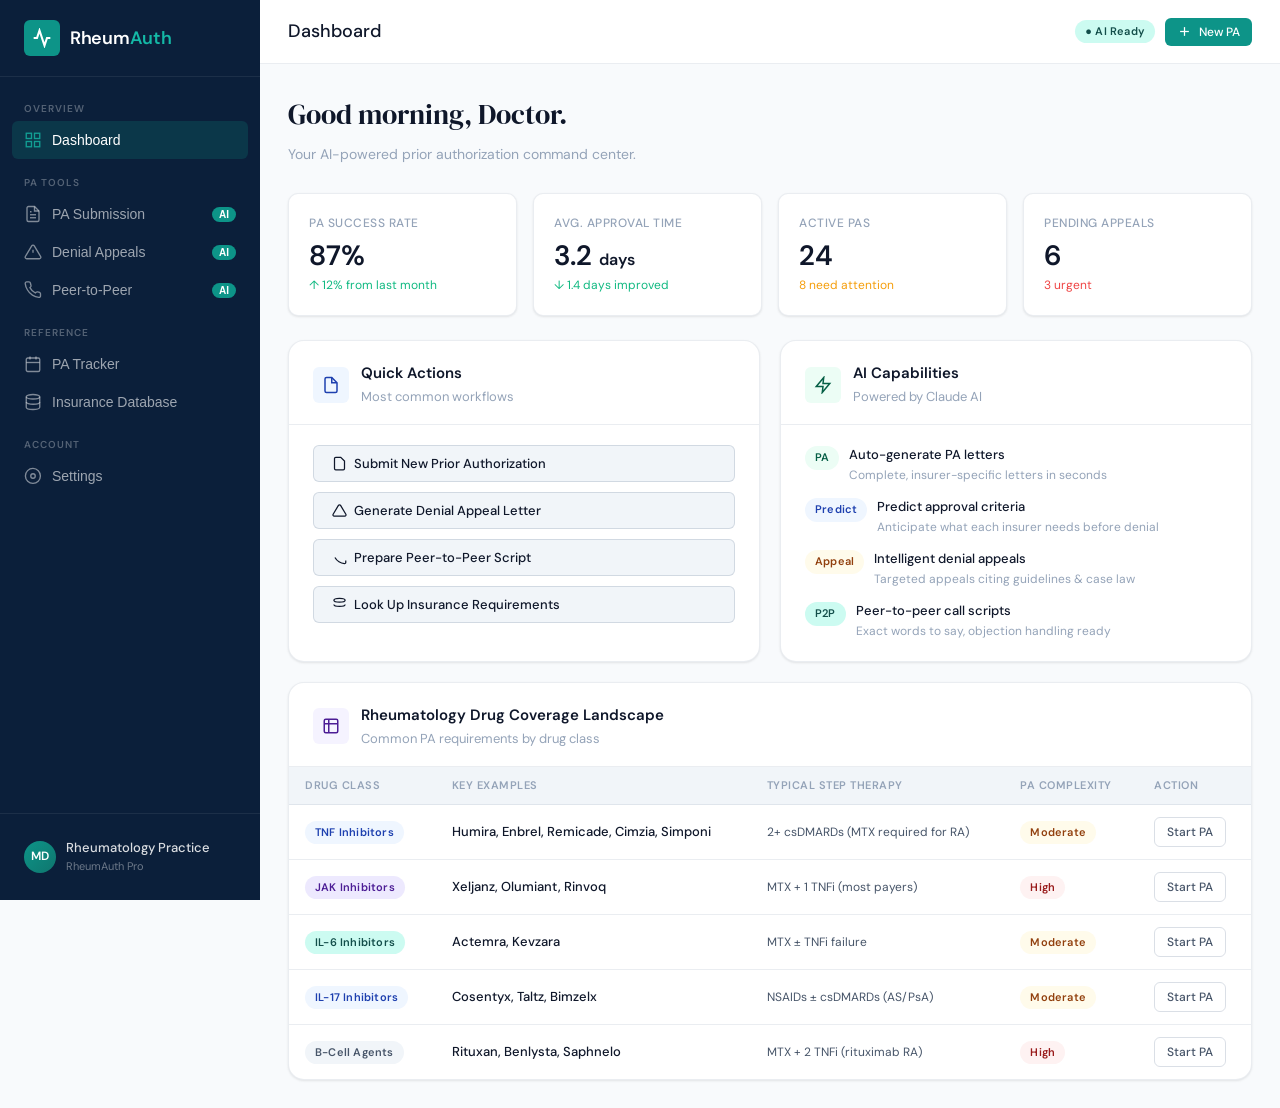
<file: index.html>
<!DOCTYPE html>
<html lang="en">
<head>
  <meta charset="UTF-8">
  <meta name="viewport" content="width=device-width, initial-scale=1.0">
  <title>RheumAuth — Rheumatology Prior Authorization Platform</title>
  <link rel="preconnect" href="https://fonts.googleapis.com">
  <link href="https://fonts.googleapis.com/css2?family=DM+Sans:wght@300;400;500;600&family=DM+Serif+Display:ital@0;1&display=swap" rel="stylesheet">
  <style>
@import url('https://fonts.googleapis.com/css2?family=DM+Sans:wght@300;400;500;600&family=DM+Serif+Display:ital@0;1&display=swap');

:root {
  --navy: #0B1F3A;
  --navy-mid: #132840;
  --navy-light: #1E3A5F;
  --teal: #0D9488;
  --teal-light: #14B8A6;
  --teal-dim: #0F766E;
  --amber: #F59E0B;
  --amber-light: #FCD34D;
  --red: #EF4444;
  --red-light: #FCA5A5;
  --green: #10B981;
  --green-light: #6EE7B7;
  --blue: #3B82F6;
  --blue-light: #93C5FD;
  --white: #FFFFFF;
  --off-white: #F8FAFC;
  --gray-50: #F1F5F9;
  --gray-100: #E2E8F0;
  --gray-200: #CBD5E1;
  --gray-300: #94A3B8;
  --gray-400: #64748B;
  --gray-500: #475569;
  --text-primary: #0F172A;
  --text-secondary: #475569;
  --text-muted: #94A3B8;
  --border: rgba(148, 163, 184, 0.2);
  --border-mid: rgba(148, 163, 184, 0.35);
  --shadow-sm: 0 1px 3px rgba(0,0,0,0.06), 0 1px 2px rgba(0,0,0,0.04);
  --shadow-md: 0 4px 12px rgba(0,0,0,0.08), 0 2px 4px rgba(0,0,0,0.05);
  --shadow-lg: 0 10px 30px rgba(0,0,0,0.1), 0 4px 8px rgba(0,0,0,0.06);
  --radius-sm: 6px;
  --radius-md: 10px;
  --radius-lg: 16px;
  --radius-xl: 24px;
  --font-main: 'DM Sans', sans-serif;
  --font-display: 'DM Serif Display', serif;
  --sidebar-width: 260px;
  --header-height: 64px;
}

*, *::before, *::after { box-sizing: border-box; margin: 0; padding: 0; }

html { font-size: 16px; scroll-behavior: smooth; }

body {
  font-family: var(--font-main);
  background: var(--off-white);
  color: var(--text-primary);
  line-height: 1.6;
  -webkit-font-smoothing: antialiased;
  min-height: 100vh;
}

/* ── Scrollbar ── */
::-webkit-scrollbar { width: 6px; height: 6px; }
::-webkit-scrollbar-track { background: transparent; }
::-webkit-scrollbar-thumb { background: var(--gray-200); border-radius: 3px; }
::-webkit-scrollbar-thumb:hover { background: var(--gray-300); }

/* ── Layout ── */
.app-shell { display: flex; min-height: 100vh; }

.sidebar {
  width: var(--sidebar-width);
  background: var(--navy);
  display: flex;
  flex-direction: column;
  position: fixed;
  top: 0; left: 0; bottom: 0;
  z-index: 100;
  transition: transform 0.25s ease;
}

.sidebar-logo {
  padding: 20px 24px;
  border-bottom: 1px solid rgba(255,255,255,0.07);
  display: flex;
  align-items: center;
  gap: 10px;
}

.logo-icon {
  width: 36px; height: 36px;
  background: var(--teal);
  border-radius: var(--radius-sm);
  display: flex; align-items: center; justify-content: center;
  flex-shrink: 0;
}

.logo-text { font-size: 18px; font-weight: 600; color: white; letter-spacing: -0.3px; }
.logo-text span { color: var(--teal-light); }

.sidebar-nav { flex: 1; padding: 16px 12px; overflow-y: auto; }

.nav-section { margin-bottom: 8px; }
.nav-label {
  font-size: 10px;
  font-weight: 600;
  color: rgba(255,255,255,0.3);
  letter-spacing: 1px;
  text-transform: uppercase;
  padding: 8px 12px 4px;
}

.nav-item {
  display: flex;
  align-items: center;
  gap: 10px;
  padding: 10px 12px;
  border-radius: var(--radius-sm);
  color: rgba(255,255,255,0.6);
  font-size: 14px;
  font-weight: 400;
  cursor: pointer;
  transition: all 0.15s;
  border: none;
  background: none;
  width: 100%;
  text-align: left;
  text-decoration: none;
}

.nav-item:hover { background: rgba(255,255,255,0.07); color: rgba(255,255,255,0.9); }
.nav-item.active { background: rgba(13,148,136,0.2); color: white; font-weight: 500; }
.nav-item.active .nav-icon { color: var(--teal-light); }

.nav-icon {
  width: 18px; height: 18px;
  flex-shrink: 0;
  opacity: 0.8;
}

.nav-badge {
  margin-left: auto;
  background: var(--teal);
  color: white;
  font-size: 10px;
  font-weight: 600;
  padding: 2px 7px;
  border-radius: 20px;
}

.sidebar-footer {
  padding: 16px;
  border-top: 1px solid rgba(255,255,255,0.07);
}

.user-card {
  display: flex;
  align-items: center;
  gap: 10px;
  padding: 8px;
  border-radius: var(--radius-sm);
  cursor: pointer;
}

.user-avatar {
  width: 32px; height: 32px;
  background: linear-gradient(135deg, var(--teal), var(--teal-dim));
  border-radius: 50%;
  display: flex; align-items: center; justify-content: center;
  font-size: 12px; font-weight: 600; color: white;
  flex-shrink: 0;
}

.user-name { font-size: 13px; font-weight: 500; color: rgba(255,255,255,0.85); }
.user-role { font-size: 11px; color: rgba(255,255,255,0.4); }

/* ── Main Content ── */
.main-content {
  margin-left: var(--sidebar-width);
  flex: 1;
  display: flex;
  flex-direction: column;
  min-height: 100vh;
}

.topbar {
  height: var(--header-height);
  background: white;
  border-bottom: 1px solid var(--border);
  display: flex;
  align-items: center;
  padding: 0 28px;
  gap: 16px;
  position: sticky;
  top: 0;
  z-index: 50;
}

.topbar-title { font-size: 18px; font-weight: 500; color: var(--text-primary); }
.topbar-sub { font-size: 13px; color: var(--text-muted); margin-left: 8px; }

.topbar-actions { margin-left: auto; display: flex; align-items: center; gap: 10px; }

.page-content { padding: 28px; flex: 1; }

/* ── Sections (Tabs) ── */
.section { display: none; }
.section.active { display: block; }

/* ── Cards ── */
.card {
  background: white;
  border-radius: var(--radius-lg);
  border: 1px solid var(--border);
  box-shadow: var(--shadow-sm);
  overflow: hidden;
}

.card-header {
  padding: 20px 24px 16px;
  border-bottom: 1px solid var(--border);
  display: flex;
  align-items: center;
  gap: 12px;
}

.card-title { font-size: 15px; font-weight: 600; color: var(--text-primary); }
.card-sub { font-size: 13px; color: var(--text-muted); margin-top: 2px; }
.card-icon {
  width: 36px; height: 36px;
  border-radius: var(--radius-sm);
  display: flex; align-items: center; justify-content: center;
  flex-shrink: 0;
}

.card-body { padding: 20px 24px; }

/* ── Stat Cards ── */
.stats-grid {
  display: grid;
  grid-template-columns: repeat(auto-fit, minmax(180px, 1fr));
  gap: 16px;
  margin-bottom: 24px;
}

.stat-card {
  background: white;
  border-radius: var(--radius-md);
  border: 1px solid var(--border);
  padding: 20px;
  box-shadow: var(--shadow-sm);
}

.stat-label { font-size: 12px; color: var(--text-muted); font-weight: 500; text-transform: uppercase; letter-spacing: 0.5px; margin-bottom: 8px; }
.stat-value { font-size: 28px; font-weight: 600; color: var(--text-primary); line-height: 1.1; }
.stat-delta { font-size: 12px; margin-top: 4px; }
.delta-up { color: var(--green); }
.delta-down { color: var(--red); }

/* ── Buttons ── */
.btn {
  display: inline-flex;
  align-items: center;
  gap: 7px;
  padding: 9px 18px;
  border-radius: var(--radius-sm);
  font-size: 13px;
  font-weight: 500;
  font-family: var(--font-main);
  cursor: pointer;
  border: none;
  transition: all 0.15s;
  text-decoration: none;
  white-space: nowrap;
}

.btn-primary {
  background: var(--teal);
  color: white;
}
.btn-primary:hover { background: var(--teal-dim); }

.btn-secondary {
  background: var(--gray-50);
  color: var(--text-primary);
  border: 1px solid var(--border-mid);
}
.btn-secondary:hover { background: var(--gray-100); }

.btn-ghost {
  background: transparent;
  color: var(--text-secondary);
  border: 1px solid var(--border-mid);
}
.btn-ghost:hover { background: var(--gray-50); color: var(--text-primary); }

.btn-danger {
  background: #FEF2F2;
  color: var(--red);
  border: 1px solid rgba(239,68,68,0.2);
}
.btn-danger:hover { background: #FEE2E2; }

.btn-amber {
  background: #FFFBEB;
  color: #92400E;
  border: 1px solid rgba(245,158,11,0.25);
}
.btn-amber:hover { background: #FEF3C7; }

.btn-sm { padding: 6px 12px; font-size: 12px; }
.btn-lg { padding: 12px 24px; font-size: 15px; }

.btn:disabled { opacity: 0.5; cursor: not-allowed; }
.btn svg { width: 15px; height: 15px; flex-shrink: 0; }

/* ── Forms ── */
.form-grid { display: grid; grid-template-columns: 1fr 1fr; gap: 16px; }
.form-grid-3 { display: grid; grid-template-columns: 1fr 1fr 1fr; gap: 16px; }
.form-full { grid-column: 1 / -1; }

.form-group { display: flex; flex-direction: column; gap: 6px; }
.form-label { font-size: 12px; font-weight: 600; color: var(--text-secondary); letter-spacing: 0.3px; }
.form-label .req { color: var(--red); margin-left: 2px; }

.form-input, .form-select, .form-textarea {
  padding: 10px 14px;
  border-radius: var(--radius-sm);
  border: 1px solid var(--border-mid);
  font-size: 14px;
  font-family: var(--font-main);
  color: var(--text-primary);
  background: white;
  transition: border-color 0.15s, box-shadow 0.15s;
  width: 100%;
}

.form-input:focus, .form-select:focus, .form-textarea:focus {
  outline: none;
  border-color: var(--teal);
  box-shadow: 0 0 0 3px rgba(13,148,136,0.1);
}

.form-textarea { resize: vertical; min-height: 80px; line-height: 1.5; }

.form-hint { font-size: 11px; color: var(--text-muted); }

/* ── Step Wizard ── */
.steps-indicator {
  display: flex;
  align-items: center;
  margin-bottom: 28px;
  padding: 0 4px;
}

.step-item {
  display: flex;
  align-items: center;
  flex: 1;
  gap: 10px;
}

.step-item:not(:last-child)::after {
  content: '';
  flex: 1;
  height: 1px;
  background: var(--border-mid);
  margin: 0 8px;
  transition: background 0.3s;
}

.step-item.completed::after { background: var(--teal); }

.step-num {
  width: 28px; height: 28px;
  border-radius: 50%;
  display: flex; align-items: center; justify-content: center;
  font-size: 12px; font-weight: 600;
  background: var(--gray-100);
  color: var(--text-muted);
  border: 1.5px solid var(--border-mid);
  flex-shrink: 0;
  transition: all 0.2s;
}

.step-item.active .step-num {
  background: var(--teal);
  border-color: var(--teal);
  color: white;
}

.step-item.completed .step-num {
  background: var(--teal);
  border-color: var(--teal);
  color: white;
}

.step-label { font-size: 12px; font-weight: 500; color: var(--text-muted); white-space: nowrap; }
.step-item.active .step-label { color: var(--teal); font-weight: 600; }
.step-item.completed .step-label { color: var(--teal-dim); }

.step-panel { display: none; }
.step-panel.active { display: block; }

/* ── Badges / Tags ── */
.badge {
  display: inline-flex;
  align-items: center;
  gap: 4px;
  padding: 3px 10px;
  border-radius: 20px;
  font-size: 11px;
  font-weight: 600;
  letter-spacing: 0.2px;
  white-space: nowrap;
}

.badge-success { background: #ECFDF5; color: #065F46; }
.badge-warning { background: #FFFBEB; color: #92400E; }
.badge-danger  { background: #FEF2F2; color: #991B1B; }
.badge-info    { background: #EFF6FF; color: #1E40AF; }
.badge-neutral { background: var(--gray-50); color: var(--text-secondary); }
.badge-teal    { background: #CCFBF1; color: #134E4A; }
.badge-purple  { background: #EDE9FE; color: #4C1D95; }

/* ── Tables ── */
.data-table { width: 100%; border-collapse: collapse; font-size: 13px; }
.data-table th {
  text-align: left;
  padding: 10px 16px;
  font-size: 11px;
  font-weight: 600;
  color: var(--text-muted);
  text-transform: uppercase;
  letter-spacing: 0.5px;
  background: var(--gray-50);
  border-bottom: 1px solid var(--border);
}
.data-table td {
  padding: 12px 16px;
  border-bottom: 1px solid var(--border);
  color: var(--text-primary);
  vertical-align: middle;
}
.data-table tr:last-child td { border-bottom: none; }
.data-table tr:hover td { background: var(--gray-50); }
.data-table .col-drug { font-weight: 500; }

/* ── AI Output Panel ── */
.ai-panel {
  background: linear-gradient(135deg, #F0FDF4 0%, #ECFDF5 100%);
  border: 1px solid rgba(16,185,129,0.2);
  border-radius: var(--radius-lg);
  overflow: hidden;
}

.ai-panel-header {
  padding: 14px 20px;
  display: flex;
  align-items: center;
  gap: 10px;
  border-bottom: 1px solid rgba(16,185,129,0.15);
  background: rgba(255,255,255,0.5);
}

.ai-label {
  font-size: 11px;
  font-weight: 700;
  letter-spacing: 1px;
  text-transform: uppercase;
  color: #065F46;
}

.ai-panel-body { padding: 20px; }

.ai-spinner {
  display: flex;
  align-items: center;
  gap: 10px;
  color: var(--teal-dim);
  font-size: 13px;
}

.spinner-dot {
  width: 8px; height: 8px;
  border-radius: 50%;
  background: var(--teal);
  animation: pulse 1.2s infinite;
}

.spinner-dot:nth-child(2) { animation-delay: 0.2s; }
.spinner-dot:nth-child(3) { animation-delay: 0.4s; }

@keyframes pulse {
  0%, 80%, 100% { transform: scale(0.7); opacity: 0.4; }
  40% { transform: scale(1); opacity: 1; }
}

.ai-content { font-size: 14px; line-height: 1.7; color: var(--text-primary); }
.ai-content h4 { font-size: 13px; font-weight: 600; margin-bottom: 8px; color: #065F46; }
.ai-content ul { padding-left: 18px; margin-bottom: 12px; }
.ai-content ul li { margin-bottom: 4px; }
.ai-content p { margin-bottom: 12px; }
.ai-content p:last-child { margin-bottom: 0; }
.ai-content strong { font-weight: 600; }
.ai-content em { font-style: italic; }

/* ── Progress Bar ── */
.progress-bar {
  height: 6px;
  background: var(--gray-100);
  border-radius: 3px;
  overflow: hidden;
}

.progress-fill {
  height: 100%;
  border-radius: 3px;
  background: var(--teal);
  transition: width 0.4s ease;
}

/* ── Search & Filter Bar ── */
.filter-bar {
  display: flex;
  align-items: center;
  gap: 12px;
  margin-bottom: 20px;
  flex-wrap: wrap;
}

.search-wrap {
  position: relative;
  flex: 1;
  min-width: 200px;
}

.search-icon {
  position: absolute;
  left: 12px;
  top: 50%;
  transform: translateY(-50%);
  color: var(--text-muted);
  width: 16px; height: 16px;
}

.search-input {
  padding: 9px 14px 9px 38px;
  border-radius: var(--radius-sm);
  border: 1px solid var(--border-mid);
  font-size: 13px;
  font-family: var(--font-main);
  background: white;
  width: 100%;
  transition: border-color 0.15s;
}

.search-input:focus {
  outline: none;
  border-color: var(--teal);
  box-shadow: 0 0 0 3px rgba(13,148,136,0.1);
}

/* ── Modal ── */
.modal-overlay {
  position: fixed;
  inset: 0;
  background: rgba(11,31,58,0.5);
  backdrop-filter: blur(4px);
  z-index: 200;
  display: flex;
  align-items: center;
  justify-content: center;
  padding: 20px;
  opacity: 0;
  pointer-events: none;
  transition: opacity 0.2s;
}

.modal-overlay.open { opacity: 1; pointer-events: all; }

.modal {
  background: white;
  border-radius: var(--radius-xl);
  width: 100%;
  max-width: 640px;
  max-height: 90vh;
  overflow-y: auto;
  box-shadow: var(--shadow-lg);
  transform: translateY(20px);
  transition: transform 0.2s;
}

.modal-overlay.open .modal { transform: translateY(0); }

.modal-header {
  padding: 24px 28px 20px;
  border-bottom: 1px solid var(--border);
  display: flex;
  align-items: flex-start;
  justify-content: space-between;
  gap: 12px;
}

.modal-title { font-size: 18px; font-weight: 600; }
.modal-body { padding: 24px 28px; }
.modal-footer { padding: 16px 28px 24px; display: flex; gap: 10px; justify-content: flex-end; }

.modal-close {
  width: 32px; height: 32px;
  border-radius: 50%;
  border: 1px solid var(--border-mid);
  background: transparent;
  cursor: pointer;
  display: flex; align-items: center; justify-content: center;
  color: var(--text-muted);
  flex-shrink: 0;
  transition: all 0.15s;
}
.modal-close:hover { background: var(--gray-50); color: var(--text-primary); }

/* ── Drug Info Cards ── */
.drug-card {
  border: 1px solid var(--border);
  border-radius: var(--radius-md);
  padding: 16px;
  background: white;
  cursor: pointer;
  transition: all 0.15s;
}
.drug-card:hover { border-color: var(--teal); box-shadow: 0 0 0 3px rgba(13,148,136,0.08); }
.drug-card.selected { border-color: var(--teal); background: #F0FDFA; box-shadow: 0 0 0 3px rgba(13,148,136,0.1); }
.drug-name { font-size: 15px; font-weight: 600; }
.drug-class { font-size: 12px; color: var(--text-muted); margin-top: 2px; }
.drug-indications { margin-top: 10px; display: flex; flex-wrap: wrap; gap: 5px; }

/* ── Insurance Criteria Panel ── */
.criteria-panel {
  background: #F8FAFC;
  border: 1px solid var(--border);
  border-radius: var(--radius-md);
  padding: 16px;
  margin-top: 16px;
}

.criteria-title {
  font-size: 12px;
  font-weight: 700;
  text-transform: uppercase;
  letter-spacing: 0.5px;
  color: var(--text-muted);
  margin-bottom: 12px;
}

.criteria-item {
  display: flex;
  align-items: flex-start;
  gap: 10px;
  padding: 8px 0;
  border-bottom: 1px solid var(--border);
}

.criteria-item:last-child { border-bottom: none; }
.criteria-check { width: 18px; height: 18px; border-radius: 4px; border: 1.5px solid var(--border-mid); flex-shrink: 0; margin-top: 1px; cursor: pointer; appearance: none; background: white; transition: all 0.15s; }
.criteria-check:checked { background: var(--teal); border-color: var(--teal); }
.criteria-text { font-size: 13px; color: var(--text-secondary); line-height: 1.5; }
.criteria-req { font-size: 11px; color: var(--text-muted); margin-top: 3px; }

/* ── Peer to Peer ── */
.p2p-script {
  background: white;
  border: 1px solid var(--border);
  border-left: 3px solid var(--teal);
  border-radius: 0 var(--radius-md) var(--radius-md) 0;
  padding: 16px 20px;
  margin-bottom: 12px;
}

.p2p-script-label {
  font-size: 10px;
  font-weight: 700;
  text-transform: uppercase;
  letter-spacing: 1px;
  color: var(--teal-dim);
  margin-bottom: 6px;
}

.p2p-script-text { font-size: 14px; line-height: 1.6; color: var(--text-primary); }

.objection-card {
  background: #FFFBEB;
  border: 1px solid rgba(245,158,11,0.25);
  border-radius: var(--radius-md);
  padding: 14px 16px;
  margin-bottom: 10px;
}

.objection-label { font-size: 11px; font-weight: 700; color: #92400E; margin-bottom: 6px; }
.objection-text { font-size: 13px; color: var(--text-secondary); margin-bottom: 8px; }
.rebuttal { background: white; border-radius: var(--radius-sm); padding: 10px 12px; font-size: 13px; color: var(--text-primary); border: 1px solid rgba(245,158,11,0.15); }

/* ── Tabs inside sections ── */
.inner-tabs {
  display: flex;
  border-bottom: 1px solid var(--border);
  margin-bottom: 24px;
  gap: 4px;
}

.inner-tab {
  padding: 9px 18px;
  font-size: 13px;
  font-weight: 500;
  color: var(--text-muted);
  cursor: pointer;
  border: none;
  background: transparent;
  border-bottom: 2px solid transparent;
  margin-bottom: -1px;
  transition: all 0.15s;
  font-family: var(--font-main);
}

.inner-tab:hover { color: var(--text-primary); }
.inner-tab.active { color: var(--teal); border-bottom-color: var(--teal); font-weight: 600; }

/* ── Collapsible ── */
.collapsible-header {
  display: flex;
  align-items: center;
  justify-content: space-between;
  padding: 14px 16px;
  cursor: pointer;
  user-select: none;
  border-radius: var(--radius-md);
  transition: background 0.15s;
}
.collapsible-header:hover { background: var(--gray-50); }
.collapsible-arrow { transition: transform 0.2s; color: var(--text-muted); }
.collapsible-header.open .collapsible-arrow { transform: rotate(180deg); }
.collapsible-body { display: none; padding: 0 16px 16px; }
.collapsible-body.open { display: block; }

/* ── Loading overlay ── */
.generating {
  display: flex;
  align-items: center;
  gap: 12px;
  padding: 20px;
  color: var(--teal-dim);
  font-size: 14px;
}

/* ── Toast ── */
.toast-container {
  position: fixed;
  bottom: 24px;
  right: 24px;
  z-index: 999;
  display: flex;
  flex-direction: column;
  gap: 8px;
}

.toast {
  background: var(--navy);
  color: white;
  padding: 12px 20px;
  border-radius: var(--radius-md);
  font-size: 13px;
  font-weight: 500;
  box-shadow: var(--shadow-lg);
  display: flex;
  align-items: center;
  gap: 10px;
  animation: slideIn 0.25s ease;
  max-width: 320px;
}

.toast.success { background: #065F46; }
.toast.error { background: #991B1B; }
.toast.warning { background: #92400E; }

@keyframes slideIn {
  from { transform: translateX(100%); opacity: 0; }
  to { transform: translateX(0); opacity: 1; }
}

/* ── Copy button ── */
.copy-btn {
  padding: 5px 10px;
  border-radius: var(--radius-sm);
  border: 1px solid var(--border-mid);
  background: white;
  font-size: 11px;
  font-weight: 600;
  color: var(--text-secondary);
  cursor: pointer;
  transition: all 0.15s;
}
.copy-btn:hover { background: var(--teal); color: white; border-color: var(--teal); }

/* ── Denial Appeal ── */
.denial-flow {
  display: flex;
  flex-direction: column;
  gap: 16px;
}

.denial-step {
  display: flex;
  gap: 16px;
  align-items: flex-start;
}

.denial-step-num {
  width: 28px; height: 28px;
  background: var(--navy);
  color: white;
  border-radius: 50%;
  font-size: 12px;
  font-weight: 700;
  display: flex; align-items: center; justify-content: center;
  flex-shrink: 0;
  margin-top: 2px;
}

/* ── Print styles ── */
@media print {
  .sidebar, .topbar, .topbar-actions, .no-print { display: none !important; }
  .main-content { margin: 0; }
  .page-content { padding: 0; }
}

/* ── Responsive ── */
@media (max-width: 768px) {
  .sidebar { transform: translateX(-100%); }
  .sidebar.open { transform: translateX(0); }
  .main-content { margin-left: 0; }
  .form-grid, .form-grid-3 { grid-template-columns: 1fr; }
  .stats-grid { grid-template-columns: 1fr 1fr; }
}

/* ── Animations ── */
.fade-in { animation: fadeIn 0.3s ease; }
@keyframes fadeIn { from { opacity: 0; transform: translateY(8px); } to { opacity: 1; transform: translateY(0); } }

.section.active { animation: fadeIn 0.25s ease; }

/* ── Utility ── */
.flex { display: flex; }
.flex-col { display: flex; flex-direction: column; }
.items-center { align-items: center; }
.gap-2 { gap: 8px; }
.gap-3 { gap: 12px; }
.gap-4 { gap: 16px; }
.mt-1 { margin-top: 4px; }
.mt-2 { margin-top: 8px; }
.mt-3 { margin-top: 12px; }
.mt-4 { margin-top: 16px; }
.mt-5 { margin-top: 20px; }
.mb-2 { margin-bottom: 8px; }
.mb-3 { margin-bottom: 12px; }
.mb-4 { margin-bottom: 16px; }
.mb-5 { margin-bottom: 20px; }
.mb-6 { margin-bottom: 24px; }
.text-sm { font-size: 13px; }
.text-xs { font-size: 12px; }
.text-muted { color: var(--text-muted); }
.text-secondary { color: var(--text-secondary); }
.font-semibold { font-weight: 600; }
.w-full { width: 100%; }
.grid-2 { display: grid; grid-template-columns: 1fr 1fr; gap: 16px; }
.grid-3 { display: grid; grid-template-columns: repeat(3, 1fr); gap: 16px; }
.divider { border: none; border-top: 1px solid var(--border); margin: 20px 0; }

</style>
</head>
<body>

<div class="app-shell">

  <!-- ════════════ SIDEBAR ════════════ -->
  <nav class="sidebar" id="sidebar">
    <div class="sidebar-logo">
      <div class="logo-icon">
        <svg width="20" height="20" viewBox="0 0 24 24" fill="none" stroke="white" stroke-width="2.5"><path d="M22 12h-4l-3 9L9 3l-3 9H2"/></svg>
      </div>
      <div class="logo-text">Rheum<span>Auth</span></div>
    </div>

    <div class="sidebar-nav">
      <div class="nav-section">
        <div class="nav-label">Overview</div>
        <button class="nav-item active" data-section="dashboard" onclick="navigateTo('dashboard')">
          <svg class="nav-icon" viewBox="0 0 24 24" fill="none" stroke="currentColor" stroke-width="1.8"><rect x="3" y="3" width="7" height="7"/><rect x="14" y="3" width="7" height="7"/><rect x="14" y="14" width="7" height="7"/><rect x="3" y="14" width="7" height="7"/></svg>
          Dashboard
        </button>
      </div>

      <div class="nav-section">
        <div class="nav-label">PA Tools</div>
        <button class="nav-item" data-section="pa_submission" onclick="navigateTo('pa_submission'); initPAWizard();">
          <svg class="nav-icon" viewBox="0 0 24 24" fill="none" stroke="currentColor" stroke-width="1.8"><path d="M14 2H6a2 2 0 0 0-2 2v16a2 2 0 0 0 2 2h12a2 2 0 0 0 2-2V8z"/><polyline points="14 2 14 8 20 8"/><line x1="16" y1="13" x2="8" y2="13"/><line x1="16" y1="17" x2="8" y2="17"/><polyline points="10 9 9 9 8 9"/></svg>
          PA Submission
          <span class="nav-badge">AI</span>
        </button>
        <button class="nav-item" data-section="denial_appeal" onclick="navigateTo('denial_appeal')">
          <svg class="nav-icon" viewBox="0 0 24 24" fill="none" stroke="currentColor" stroke-width="1.8"><path d="M10.29 3.86L1.82 18a2 2 0 0 0 1.71 3h16.94a2 2 0 0 0 1.71-3L13.71 3.86a2 2 0 0 0-3.42 0z"/><line x1="12" y1="9" x2="12" y2="13"/><line x1="12" y1="17" x2="12.01" y2="17"/></svg>
          Denial Appeals
          <span class="nav-badge">AI</span>
        </button>
        <button class="nav-item" data-section="peer_to_peer" onclick="navigateTo('peer_to_peer')">
          <svg class="nav-icon" viewBox="0 0 24 24" fill="none" stroke="currentColor" stroke-width="1.8"><path d="M22 16.92v3a2 2 0 0 1-2.18 2 19.79 19.79 0 0 1-8.63-3.07A19.5 19.5 0 0 1 4.69 12 19.79 19.79 0 0 1 1.62 3.42 2 2 0 0 1 3.6 1.22h3a2 2 0 0 1 2 1.72c.127.96.361 1.903.7 2.81a2 2 0 0 1-.45 2.11L7.91 8.85A16 16 0 0 0 15.15 16l.95-.95a2 2 0 0 1 2.11-.45c.907.339 1.85.573 2.81.7A2 2 0 0 1 22 16.92z"/></svg>
          Peer-to-Peer
          <span class="nav-badge">AI</span>
        </button>
      </div>

      <div class="nav-section">
        <div class="nav-label">Reference</div>
        <button class="nav-item" data-section="pa_tracker" onclick="navigateTo('pa_tracker'); renderTracker();">
          <svg class="nav-icon" viewBox="0 0 24 24" fill="none" stroke="currentColor" stroke-width="1.8"><rect x="3" y="4" width="18" height="18" rx="2" ry="2"/><line x1="16" y1="2" x2="16" y2="6"/><line x1="8" y1="2" x2="8" y2="6"/><line x1="3" y1="10" x2="21" y2="10"/></svg>
          PA Tracker
        </button>
        <button class="nav-item" data-section="insurance_db" onclick="navigateTo('insurance_db'); loadInsuranceDB();">
          <svg class="nav-icon" viewBox="0 0 24 24" fill="none" stroke="currentColor" stroke-width="1.8"><ellipse cx="12" cy="5" rx="9" ry="3"/><path d="M21 12c0 1.66-4 3-9 3s-9-1.34-9-3"/><path d="M3 5v14c0 1.66 4 3 9 3s9-1.34 9-3V5"/></svg>
          Insurance Database
        </button>
      </div>

      <div class="nav-section">
        <div class="nav-label">Account</div>
        <button class="nav-item" data-section="settings" onclick="navigateTo('settings'); loadSettings();">
          <svg class="nav-icon" viewBox="0 0 24 24" fill="none" stroke="currentColor" stroke-width="1.8"><circle cx="12" cy="12" r="3"/><path d="M19.07 4.93A10 10 0 1 0 4.93 19.07 10 10 0 0 0 19.07 4.93z"/></svg>
          Settings
        </button>
      </div>
    </div>

    <div class="sidebar-footer">
      <div class="user-card">
        <div class="user-avatar">MD</div>
        <div>
          <div class="user-name">Rheumatology Practice</div>
          <div class="user-role">RheumAuth Pro</div>
        </div>
      </div>
    </div>
  </nav>

  <!-- ════════════ MAIN CONTENT ════════════ -->
  <div class="main-content">

    <header class="topbar">
      <div>
        <span class="topbar-title" id="topbar-title">Dashboard</span>
      </div>
      <div class="topbar-actions">
        <span class="badge badge-teal" style="font-size:11px">● AI Ready</span>
        <button class="btn btn-primary btn-sm" onclick="navigateTo('pa_submission'); initPAWizard();">
          <svg width="14" height="14" viewBox="0 0 24 24" fill="none" stroke="currentColor" stroke-width="2"><line x1="12" y1="5" x2="12" y2="19"/><line x1="5" y1="12" x2="19" y2="12"/></svg>
          New PA
        </button>
      </div>
    </header>

    <main class="page-content">

      <!-- ═══ DASHBOARD ═══ -->
      <section id="section-dashboard" class="section active">
        <div style="margin-bottom:28px">
          <h1 style="font-family:var(--font-display);font-size:28px;font-weight:400;margin-bottom:6px">Good morning, Doctor.</h1>
          <p style="color:var(--text-muted);font-size:14px">Your AI-powered prior authorization command center.</p>
        </div>

        <div class="stats-grid">
          <div class="stat-card">
            <div class="stat-label">PA Success Rate</div>
            <div class="stat-value">87%</div>
            <div class="stat-delta delta-up">↑ 12% from last month</div>
          </div>
          <div class="stat-card">
            <div class="stat-label">Avg. Approval Time</div>
            <div class="stat-value">3.2 <span style="font-size:16px">days</span></div>
            <div class="stat-delta delta-up">↓ 1.4 days improved</div>
          </div>
          <div class="stat-card">
            <div class="stat-label">Active PAs</div>
            <div class="stat-value">24</div>
            <div class="stat-delta" style="color:var(--amber)">8 need attention</div>
          </div>
          <div class="stat-card">
            <div class="stat-label">Pending Appeals</div>
            <div class="stat-value">6</div>
            <div class="stat-delta delta-down">3 urgent</div>
          </div>
        </div>

        <div class="grid-2" style="gap:20px; margin-bottom:20px">
          <!-- Quick Actions -->
          <div class="card">
            <div class="card-header">
              <div class="card-icon" style="background:#EFF6FF">
                <svg width="18" height="18" viewBox="0 0 24 24" fill="none" stroke="#1E40AF" stroke-width="2"><path d="M13 2H6a2 2 0 0 0-2 2v16a2 2 0 0 0 2 2h12a2 2 0 0 0 2-2V9z"/><polyline points="13 2 13 9 20 9"/></svg>
              </div>
              <div>
                <div class="card-title">Quick Actions</div>
                <div class="card-sub">Most common workflows</div>
              </div>
            </div>
            <div class="card-body" style="display:flex;flex-direction:column;gap:10px">
              <button class="btn btn-secondary w-full" style="justify-content:flex-start" onclick="navigateTo('pa_submission'); initPAWizard();">
                <svg width="15" height="15" viewBox="0 0 24 24" fill="none" stroke="currentColor" stroke-width="2"><path d="M14 2H6a2 2 0 0 0-2 2v16a2 2 0 0 0 2 2h12a2 2 0 0 0 2-2V8z"/></svg>
                Submit New Prior Authorization
              </button>
              <button class="btn btn-secondary w-full" style="justify-content:flex-start" onclick="navigateTo('denial_appeal')">
                <svg width="15" height="15" viewBox="0 0 24 24" fill="none" stroke="currentColor" stroke-width="2"><path d="M10.29 3.86L1.82 18a2 2 0 0 0 1.71 3h16.94a2 2 0 0 0 1.71-3L13.71 3.86a2 2 0 0 0-3.42 0z"/></svg>
                Generate Denial Appeal Letter
              </button>
              <button class="btn btn-secondary w-full" style="justify-content:flex-start" onclick="navigateTo('peer_to_peer')">
                <svg width="15" height="15" viewBox="0 0 24 24" fill="none" stroke="currentColor" stroke-width="2"><path d="M22 16.92v3a2 2 0 0 1-2.18 2 19.79 19.79 0 0 1-8.63-3.07A19.5 19.5 0 0 1 4.69 12"/></svg>
                Prepare Peer-to-Peer Script
              </button>
              <button class="btn btn-secondary w-full" style="justify-content:flex-start" onclick="navigateTo('insurance_db'); loadInsuranceDB();">
                <svg width="15" height="15" viewBox="0 0 24 24" fill="none" stroke="currentColor" stroke-width="2"><ellipse cx="12" cy="5" rx="9" ry="3"/><path d="M21 12c0 1.66-4 3-9 3s-9-1.34-9-3"/></svg>
                Look Up Insurance Requirements
              </button>
            </div>
          </div>

          <!-- AI Features -->
          <div class="card">
            <div class="card-header">
              <div class="card-icon" style="background:#ECFDF5">
                <svg width="18" height="18" viewBox="0 0 24 24" fill="none" stroke="#065F46" stroke-width="2"><polygon points="13 2 3 14 12 14 11 22 21 10 12 10 13 2"/></svg>
              </div>
              <div>
                <div class="card-title">AI Capabilities</div>
                <div class="card-sub">Powered by Claude AI</div>
              </div>
            </div>
            <div class="card-body">
              <div style="display:flex;flex-direction:column;gap:12px">
                <div style="display:flex;align-items:flex-start;gap:10px">
                  <span class="badge badge-success" style="flex-shrink:0;margin-top:1px">PA</span>
                  <div>
                    <div style="font-size:13px;font-weight:500">Auto-generate PA letters</div>
                    <div style="font-size:12px;color:var(--text-muted)">Complete, insurer-specific letters in seconds</div>
                  </div>
                </div>
                <div style="display:flex;align-items:flex-start;gap:10px">
                  <span class="badge badge-info" style="flex-shrink:0;margin-top:1px">Predict</span>
                  <div>
                    <div style="font-size:13px;font-weight:500">Predict approval criteria</div>
                    <div style="font-size:12px;color:var(--text-muted)">Anticipate what each insurer needs before denial</div>
                  </div>
                </div>
                <div style="display:flex;align-items:flex-start;gap:10px">
                  <span class="badge badge-warning" style="flex-shrink:0;margin-top:1px">Appeal</span>
                  <div>
                    <div style="font-size:13px;font-weight:500">Intelligent denial appeals</div>
                    <div style="font-size:12px;color:var(--text-muted)">Targeted appeals citing guidelines & case law</div>
                  </div>
                </div>
                <div style="display:flex;align-items:flex-start;gap:10px">
                  <span class="badge badge-teal" style="flex-shrink:0;margin-top:1px">P2P</span>
                  <div>
                    <div style="font-size:13px;font-weight:500">Peer-to-peer call scripts</div>
                    <div style="font-size:12px;color:var(--text-muted)">Exact words to say, objection handling ready</div>
                  </div>
                </div>
              </div>
            </div>
          </div>
        </div>

        <!-- Drug Coverage Quick Reference -->
        <div class="card">
          <div class="card-header">
            <div class="card-icon" style="background:#F5F3FF">
              <svg width="18" height="18" viewBox="0 0 24 24" fill="none" stroke="#4C1D95" stroke-width="2"><path d="M9 3H5a2 2 0 0 0-2 2v4m6-6h10a2 2 0 0 1 2 2v4M9 3v18m0 0h10a2 2 0 0 0 2-2V9M9 21H5a2 2 0 0 1-2-2V9m0 0h18"/></svg>
            </div>
            <div>
              <div class="card-title">Rheumatology Drug Coverage Landscape</div>
              <div class="card-sub">Common PA requirements by drug class</div>
            </div>
          </div>
          <div class="card-body" style="padding:0">
            <table class="data-table">
              <thead>
                <tr>
                  <th>Drug Class</th>
                  <th>Key Examples</th>
                  <th>Typical Step Therapy</th>
                  <th>PA Complexity</th>
                  <th>Action</th>
                </tr>
              </thead>
              <tbody>
                <tr>
                  <td><span class="badge badge-info">TNF Inhibitors</span></td>
                  <td class="col-drug">Humira, Enbrel, Remicade, Cimzia, Simponi</td>
                  <td style="font-size:12px;color:var(--text-secondary)">2+ csDMARDs (MTX required for RA)</td>
                  <td><span class="badge badge-warning">Moderate</span></td>
                  <td><button class="btn btn-ghost btn-sm" onclick="navigateTo('pa_submission'); initPAWizard();">Start PA</button></td>
                </tr>
                <tr>
                  <td><span class="badge badge-purple">JAK Inhibitors</span></td>
                  <td class="col-drug">Xeljanz, Olumiant, Rinvoq</td>
                  <td style="font-size:12px;color:var(--text-secondary)">MTX + 1 TNFi (most payers)</td>
                  <td><span class="badge badge-danger">High</span></td>
                  <td><button class="btn btn-ghost btn-sm" onclick="navigateTo('pa_submission'); initPAWizard();">Start PA</button></td>
                </tr>
                <tr>
                  <td><span class="badge badge-teal">IL-6 Inhibitors</span></td>
                  <td class="col-drug">Actemra, Kevzara</td>
                  <td style="font-size:12px;color:var(--text-secondary)">MTX ± TNFi failure</td>
                  <td><span class="badge badge-warning">Moderate</span></td>
                  <td><button class="btn btn-ghost btn-sm" onclick="navigateTo('pa_submission'); initPAWizard();">Start PA</button></td>
                </tr>
                <tr>
                  <td><span class="badge badge-info">IL-17 Inhibitors</span></td>
                  <td class="col-drug">Cosentyx, Taltz, Bimzelx</td>
                  <td style="font-size:12px;color:var(--text-secondary)">NSAIDs ± csDMARDs (AS/PsA)</td>
                  <td><span class="badge badge-warning">Moderate</span></td>
                  <td><button class="btn btn-ghost btn-sm" onclick="navigateTo('pa_submission'); initPAWizard();">Start PA</button></td>
                </tr>
                <tr>
                  <td><span class="badge badge-neutral">B-Cell Agents</span></td>
                  <td class="col-drug">Rituxan, Benlysta, Saphnelo</td>
                  <td style="font-size:12px;color:var(--text-secondary)">MTX + 2 TNFi (rituximab RA)</td>
                  <td><span class="badge badge-danger">High</span></td>
                  <td><button class="btn btn-ghost btn-sm" onclick="navigateTo('pa_submission'); initPAWizard();">Start PA</button></td>
                </tr>
              </tbody>
            </table>
          </div>
        </div>
      </section>

      <!-- ═══ PA SUBMISSION TOOL ═══ -->
      <section id="section-pa_submission" class="section">
        <div style="margin-bottom:24px">
          <h2 style="font-size:22px;font-weight:500;margin-bottom:4px">PA Submission Tool</h2>
          <p style="color:var(--text-muted);font-size:14px">AI-powered prior authorization preparation and letter generation</p>
        </div>

        <!-- Step Indicator -->
        <div class="steps-indicator">
          <div class="step-item active" id="step-1">
            <div class="step-num">1</div>
            <div class="step-label">Select Drug</div>
          </div>
          <div class="step-item" id="step-2">
            <div class="step-num">2</div>
            <div class="step-label">Patient & Insurance</div>
          </div>
          <div class="step-item" id="step-3">
            <div class="step-num">3</div>
            <div class="step-label">Clinical Data</div>
          </div>
          <div class="step-item" id="step-4">
            <div class="step-num">4</div>
            <div class="step-label">Generate Letter</div>
          </div>
        </div>

        <!-- STEP 1: Select Drug -->
        <div class="step-panel active" id="step-panel-1">
          <div class="card mb-5">
            <div class="card-header">
              <div class="card-icon" style="background:#EFF6FF">
                <svg width="18" height="18" viewBox="0 0 24 24" fill="none" stroke="#1E40AF" stroke-width="2"><circle cx="11" cy="11" r="8"/><line x1="21" y1="21" x2="16.65" y2="16.65"/></svg>
              </div>
              <div><div class="card-title">Search & Select Drug</div><div class="card-sub">Choose the medication requiring prior authorization</div></div>
            </div>
            <div class="card-body">
              <div class="filter-bar">
                <div class="search-wrap">
                  <svg class="search-icon" viewBox="0 0 24 24" fill="none" stroke="currentColor" stroke-width="2"><circle cx="11" cy="11" r="8"/><line x1="21" y1="21" x2="16.65" y2="16.65"/></svg>
                  <input type="text" class="search-input" id="drug-search" placeholder="Search by drug name, brand, or indication...">
                </div>
                <select class="form-select" id="drug-class-filter" style="width:200px">
                  <option value="all">All Drug Classes</option>
                  <option value="TNF">TNF Inhibitors</option>
                  <option value="JAK">JAK Inhibitors</option>
                  <option value="IL-6">IL-6 Inhibitors</option>
                  <option value="IL-17">IL-17 Inhibitors</option>
                  <option value="IL-23">IL-23 Inhibitors</option>
                  <option value="IL-12">IL-12/23 Inhibitors</option>
                  <option value="B-cell">B-Cell / Anti-CD20</option>
                  <option value="IL-1">IL-1 Inhibitors</option>
                  <option value="T-Cell">T-Cell Co-stimulation</option>
                  <option value="RANK">Bone / RANK Ligand</option>
                  <option value="BAFF">BLyS/BAFF</option>
                </select>
              </div>

              <div id="drug-grid" style="display:grid; grid-template-columns:repeat(auto-fill, minmax(240px, 1fr)); gap:12px;"></div>

              <!-- Drug Info Panel (shows on selection) -->
              <div id="drug-info-panel" style="display:none;margin-top:20px">
                <hr class="divider">
                <div class="grid-2" style="gap:16px">
                  <div>
                    <div style="display:flex;align-items:center;gap:10px;margin-bottom:12px">
                      <div style="width:10px;height:10px;border-radius:50%;background:var(--teal)"></div>
                      <div>
                        <div id="selected-drug-name" style="font-weight:600;font-size:15px"></div>
                        <div id="selected-drug-class" style="font-size:12px;color:var(--text-muted)"></div>
                      </div>
                    </div>
                    <div class="criteria-panel">
                      <div class="criteria-title">Required Labs / Tests</div>
                      <ul id="required-labs-list" style="padding-left:16px;margin:0"></ul>
                    </div>
                  </div>
                  <div>
                    <div class="stat-card mb-3" style="margin-bottom:10px">
                      <div class="stat-label">J-Code (Billing)</div>
                      <div style="font-size:15px;font-weight:600;font-family:monospace;margin-top:4px" id="drug-jcode"></div>
                    </div>
                    <div style="font-size:12px;color:var(--text-secondary);margin-bottom:8px"><strong>Step Therapy Required:</strong><br><span id="drug-step-therapy" style="color:var(--text-muted)"></span></div>
                    <div style="font-size:12px;color:var(--text-secondary);margin-bottom:8px"><strong>ICD-10 Codes:</strong><br><span id="drug-icd10" style="color:var(--text-muted)"></span></div>
                    <div style="font-size:12px;background:#FFFBEB;border:1px solid rgba(245,158,11,0.2);border-radius:6px;padding:8px"><strong>Notes:</strong> <span id="drug-notes"></span></div>
                  </div>
                </div>
              </div>
            </div>
          </div>

          <div style="display:flex;justify-content:flex-end">
            <button class="btn btn-primary btn-lg" onclick="goToStep(2)">
              Next: Patient & Insurance
              <svg width="16" height="16" viewBox="0 0 24 24" fill="none" stroke="currentColor" stroke-width="2"><line x1="5" y1="12" x2="19" y2="12"/><polyline points="12 5 19 12 12 19"/></svg>
            </button>
          </div>
        </div>

        <!-- STEP 2: Patient & Insurance -->
        <div class="step-panel" id="step-panel-2">
          <div class="grid-2" style="gap:20px;margin-bottom:20px">
            <div class="card">
              <div class="card-header">
                <div class="card-icon" style="background:#ECFDF5">
                  <svg width="18" height="18" viewBox="0 0 24 24" fill="none" stroke="#065F46" stroke-width="2"><path d="M20 21v-2a4 4 0 0 0-4-4H8a4 4 0 0 0-4 4v2"/><circle cx="12" cy="7" r="4"/></svg>
                </div>
                <div><div class="card-title">Patient Information</div></div>
              </div>
              <div class="card-body">
                <div class="form-grid">
                  <div class="form-group">
                    <label class="form-label">Patient Initials / ID <span class="req">*</span></label>
                    <input type="text" class="form-input" id="pa-patient-initials" placeholder="e.g. J.D. or MRN#">
                  </div>
                  <div class="form-group">
                    <label class="form-label">Date of Birth</label>
                    <input type="date" class="form-input" id="pa-dob">
                  </div>
                  <div class="form-group form-full">
                    <label class="form-label">Primary Diagnosis <span class="req">*</span></label>
                    <select class="form-select" id="pa-diagnosis">
                      <option value="">Select diagnosis...</option>
                      <option value="Rheumatoid Arthritis (RA)">Rheumatoid Arthritis (RA) — M05.79 / M06.9</option>
                      <option value="Psoriatic Arthritis (PsA)">Psoriatic Arthritis (PsA) — L40.50</option>
                      <option value="Ankylosing Spondylitis (AS)">Ankylosing Spondylitis (AS) — M45.9</option>
                      <option value="Non-Radiographic axSpA (nr-axSpA)">Non-Radiographic axSpA — M46.89</option>
                      <option value="Systemic Lupus Erythematosus (SLE)">Systemic Lupus Erythematosus — M32.9</option>
                      <option value="Lupus Nephritis">Lupus Nephritis — M32.14</option>
                      <option value="GPA/MPA (ANCA Vasculitis)">GPA / MPA (ANCA Vasculitis) — M31.30</option>
                      <option value="Giant Cell Arteritis (GCA)">Giant Cell Arteritis — M31.6</option>
                      <option value="Polymyalgia Rheumatica (PMR)">Polymyalgia Rheumatica — M35.3</option>
                      <option value="Juvenile Idiopathic Arthritis (JIA)">Juvenile Idiopathic Arthritis — M08.00</option>
                      <option value="Plaque Psoriasis">Plaque Psoriasis — L40.0</option>
                      <option value="Inflammatory Myopathy (IIM)">Inflammatory Myopathy / Myositis — M60.9</option>
                      <option value="Systemic Sclerosis (SSc)">Systemic Sclerosis — M34.9</option>
                      <option value="Sjögren's Syndrome">Sjögren's Syndrome — M35.00</option>
                      <option value="Osteoporosis">Osteoporosis — M81.0</option>
                      <option value="Glucocorticoid-Induced Osteoporosis">Glucocorticoid-Induced Osteoporosis — M81.4</option>
                      <option value="AOSD (Adult-Onset Still's Disease)">AOSD — M06.1</option>
                      <option value="Gout">Gout — M10.9</option>
                    </select>
                  </div>
                  <div class="form-group">
                    <label class="form-label">Disease Activity</label>
                    <select class="form-select" id="pa-disease-activity">
                      <option value="mild">Mild</option>
                      <option value="moderate" selected>Moderate</option>
                      <option value="moderate-to-severe">Moderate-to-Severe</option>
                      <option value="severe">Severe</option>
                    </select>
                  </div>
                  <div class="form-group">
                    <label class="form-label">DAS28 / CDAI / Activity Score</label>
                    <input type="text" class="form-input" id="pa-das-score" placeholder="e.g. DAS28: 5.2">
                  </div>
                </div>
              </div>
            </div>

            <div class="card">
              <div class="card-header">
                <div class="card-icon" style="background:#EFF6FF">
                  <svg width="18" height="18" viewBox="0 0 24 24" fill="none" stroke="#1E40AF" stroke-width="2"><rect x="2" y="3" width="20" height="14" rx="2" ry="2"/><line x1="8" y1="21" x2="16" y2="21"/><line x1="12" y1="17" x2="12" y2="21"/></svg>
                </div>
                <div><div class="card-title">Insurance Information</div></div>
              </div>
              <div class="card-body">
                <div class="form-grid">
                  <div class="form-group form-full">
                    <label class="form-label">Insurance Company <span class="req">*</span></label>
                    <select class="form-select" id="pa-insurer">
                      <option value="">Select insurer...</option>
                      <option value="unitedhealth">UnitedHealthcare (UHC)</option>
                      <option value="bcbs">Blue Cross Blue Shield</option>
                      <option value="aetna">Aetna</option>
                      <option value="cigna">Cigna</option>
                      <option value="humana">Humana</option>
                      <option value="medicare">Medicare (Traditional)</option>
                      <option value="medicaid">Medicaid</option>
                    </select>
                  </div>
                  <div class="form-group">
                    <label class="form-label">Member ID</label>
                    <input type="text" class="form-input" id="pa-member-id" placeholder="Insurance member ID">
                  </div>
                  <div class="form-group">
                    <label class="form-label">Group Number</label>
                    <input type="text" class="form-input" id="pa-group-num" placeholder="Group #">
                  </div>
                  <div class="form-group">
                    <label class="form-label">PA Reference # (if renewal)</label>
                    <input type="text" class="form-input" id="pa-ref-num" placeholder="Existing PA #">
                  </div>
                  <div class="form-group">
                    <label class="form-label">Request Type</label>
                    <select class="form-select" id="pa-type">
                      <option value="initial">Initial Authorization</option>
                      <option value="renewal">Renewal / Continuation</option>
                      <option value="urgent">Urgent / Expedited</option>
                    </select>
                  </div>
                </div>
              </div>
            </div>
          </div>

          <!-- Insurance-specific criteria panel -->
          <div id="insurance-criteria-panel" style="display:none" class="card mb-5">
            <div class="card-header" style="background:#F0FDF4">
              <div class="card-icon" style="background:#DCFCE7">
                <svg width="18" height="18" viewBox="0 0 24 24" fill="none" stroke="#065F46" stroke-width="2"><path d="M9 11l3 3L22 4"/><path d="M21 12v7a2 2 0 0 1-2 2H5a2 2 0 0 1-2-2V5a2 2 0 0 1 2-2h11"/></svg>
              </div>
              <div>
                <div class="card-title">Insurance-Specific Requirements</div>
                <div class="card-sub">Criteria this insurer requires for this drug — check off what you have</div>
              </div>
              <button class="btn btn-secondary btn-sm" onclick="predictCriteria()" style="margin-left:auto">
                <svg width="14" height="14" viewBox="0 0 24 24" fill="none" stroke="currentColor" stroke-width="2"><polygon points="13 2 3 14 12 14 11 22 21 10 12 10 13 2"/></svg>
                AI Predict
              </button>
            </div>
            <div class="card-body">
              <div class="grid-2" style="gap:16px;margin-bottom:16px">
                <div class="stat-card"><div class="stat-label">PA Duration</div><div style="font-size:13px;font-weight:500;margin-top:4px" id="ins-pa-duration">—</div></div>
                <div class="stat-card"><div class="stat-label">Biosimilar Required</div><div style="font-size:13px;font-weight:500;margin-top:4px" id="ins-biosimilar">—</div></div>
                <div class="stat-card"><div class="stat-label">PA Phone</div><div style="font-size:13px;font-weight:500;margin-top:4px" id="ins-pa-phone">—</div></div>
                <div class="stat-card"><div class="stat-label">Turnaround</div><div style="font-size:13px;font-weight:500;margin-top:4px" id="ins-turnaround">—</div></div>
              </div>
              <div style="font-size:12px;color:var(--text-muted);margin-bottom:6px;background:#FFFBEB;padding:10px;border-radius:6px;border:1px solid rgba(245,158,11,0.2)"><strong>Step Therapy:</strong> <span id="ins-step-therapy"></span></div>
              <div style="font-size:12px;color:var(--text-muted);margin-bottom:12px;padding:8px 10px;background:var(--gray-50);border-radius:6px"><strong>Appeals:</strong> <span id="ins-appeals"></span></div>
              <div class="criteria-title">Documentation Checklist — Check off what you have ready:</div>
              <div id="criteria-checklist"></div>
              <div id="criteria-prediction-output" style="display:none;margin-top:16px"></div>
              <div style="font-size:12px;color:var(--text-muted);margin-top:8px"><strong>Special Notes:</strong> <span id="ins-special-notes"></span></div>
            </div>
          </div>

          <div style="display:flex;justify-content:space-between">
            <button class="btn btn-ghost" onclick="goToStep(1)">← Back</button>
            <button class="btn btn-primary btn-lg" onclick="goToStep(3)">
              Next: Clinical Data →
            </button>
          </div>
        </div>

        <!-- STEP 3: Clinical Data -->
        <div class="step-panel" id="step-panel-3">
          <div class="card mb-5">
            <div class="card-header">
              <div class="card-icon" style="background:#FFF7ED">
                <svg width="18" height="18" viewBox="0 0 24 24" fill="none" stroke="#C2410C" stroke-width="2"><path d="M12 22C6.477 22 2 17.523 2 12S6.477 2 12 2s10 4.477 10 10-4.477 10-10 10z"/><path d="M8 14s1.5 2 4 2 4-2 4-2"/><line x1="9" y1="9" x2="9.01" y2="9"/><line x1="15" y1="9" x2="15.01" y2="9"/></svg>
              </div>
              <div><div class="card-title">Clinical Documentation</div><div class="card-sub">The stronger the clinical data, the better the PA outcome</div></div>
            </div>
            <div class="card-body">
              <div class="form-grid">
                <div class="form-group form-full">
                  <label class="form-label">Prior Treatment History <span class="req">*</span></label>
                  <textarea class="form-textarea" id="pa-prior-tx" rows="4" placeholder="List all prior medications tried with dates, doses, duration, and reason for failure. Example:&#10;• Methotrexate 25mg/wk x 6 months — inadequate response (DAS28 remained 5.8)&#10;• Leflunomide 20mg/day x 4 months — discontinued due to elevated LFTs&#10;• Etanercept 50mg/wk x 12 months — secondary loss of efficacy (DAS28 increased from 3.1 to 5.4)"></textarea>
                  <div class="form-hint">Include: drug name, dose, duration, outcome, reason for stopping — the more specific the better</div>
                </div>
                <div class="form-group form-full">
                  <label class="form-label">Clinical Summary & Disease Activity</label>
                  <textarea class="form-textarea" id="pa-clinical-notes" rows="3" placeholder="Describe current clinical status, symptoms, functional limitations. Include exam findings, labs, imaging as relevant."></textarea>
                </div>
                <div class="form-group">
                  <label class="form-label">RF / Anti-CCP Status (RA)</label>
                  <select class="form-select" id="pa-serology">
                    <option value="">Select...</option>
                    <option value="RF+ and Anti-CCP+ (seropositive)">RF+ and Anti-CCP+ (seropositive)</option>
                    <option value="RF+ only">RF+ only</option>
                    <option value="Anti-CCP+ only">Anti-CCP+ only</option>
                    <option value="Seronegative RA">Seronegative RA</option>
                    <option value="N/A">N/A</option>
                  </select>
                </div>
                <div class="form-group">
                  <label class="form-label">Radiographic Changes</label>
                  <select class="form-select" id="pa-xray">
                    <option value="">Select...</option>
                    <option value="Erosive disease on X-ray">Erosive disease on X-ray</option>
                    <option value="Joint space narrowing">Joint space narrowing</option>
                    <option value="MRI active synovitis/marrow edema">MRI active synovitis / marrow edema</option>
                    <option value="Sacroiliitis on MRI (AS/axSpA)">Sacroiliitis on MRI (AS/axSpA)</option>
                    <option value="No significant radiographic changes">No significant changes</option>
                    <option value="Imaging pending">Imaging pending</option>
                  </select>
                </div>
                <div class="form-group">
                  <label class="form-label">Functional Status (HAQ / mHAQ)</label>
                  <input type="text" class="form-input" id="pa-haq" placeholder="e.g. HAQ-DI: 1.25 (moderate disability)">
                </div>
                <div class="form-group">
                  <label class="form-label">TB Test Result</label>
                  <select class="form-select" id="pa-tb">
                    <option value="Negative TB test (IGRA) — date: see chart">Negative IGRA</option>
                    <option value="Negative TB test (PPD) — date: see chart">Negative PPD</option>
                    <option value="LTBI — completed treatment">LTBI — treated</option>
                    <option value="Pending">Pending</option>
                  </select>
                </div>
                <div class="form-group">
                  <label class="form-label">Hepatitis Screening</label>
                  <select class="form-select" id="pa-hep">
                    <option value="Hepatitis B and C negative">Hep B and C negative</option>
                    <option value="Hepatitis B — treated/resolved, antiviral prophylaxis ordered">Hep B — treated, prophylaxis ordered</option>
                    <option value="Hepatitis C — treated/undetectable">Hep C — treated</option>
                    <option value="Pending">Pending</option>
                  </select>
                </div>
                <div class="form-group">
                  <label class="form-label">Prescribing Physician</label>
                  <input type="text" class="form-input" id="pa-physician" placeholder="Dr. [Name], MD — Rheumatology">
                </div>
                <div class="form-group">
                  <label class="form-label">NPI Number</label>
                  <input type="text" class="form-input" id="pa-npi" placeholder="10-digit NPI">
                </div>
              </div>
            </div>
          </div>

          <div style="display:flex;justify-content:space-between">
            <button class="btn btn-ghost" onclick="goToStep(2)">← Back</button>
            <button class="btn btn-primary btn-lg" onclick="goToStep(4)">
              Next: Generate Letter →
            </button>
          </div>
        </div>

        <!-- STEP 4: Generate Letter -->
        <div class="step-panel" id="step-panel-4">
          <div class="card mb-4">
            <div class="card-header" style="background:linear-gradient(135deg, #0B1F3A 0%, #1E3A5F 100%)">
              <div class="card-icon" style="background:rgba(13,148,136,0.3)">
                <svg width="18" height="18" viewBox="0 0 24 24" fill="none" stroke="#5EEAD4" stroke-width="2"><polygon points="13 2 3 14 12 14 11 22 21 10 12 10 13 2"/></svg>
              </div>
              <div>
                <div class="card-title" style="color:white">AI Letter Generation</div>
                <div class="card-sub" style="color:rgba(255,255,255,0.6)">Generate a comprehensive, insurer-specific PA letter</div>
              </div>
              <div style="margin-left:auto;display:flex;gap:8px">
                <button class="btn btn-sm" style="background:rgba(255,255,255,0.1);color:white;border:1px solid rgba(255,255,255,0.2)" onclick="generatePALetter()">
                  <svg width="14" height="14" viewBox="0 0 24 24" fill="none" stroke="currentColor" stroke-width="2"><polygon points="13 2 3 14 12 14 11 22 21 10 12 10 13 2"/></svg>
                  Generate PA Letter
                </button>
              </div>
            </div>
          </div>

          <div id="pa-letter-output" style="display:none;margin-bottom:20px"></div>

          <div style="display:grid;grid-template-columns:1fr 1fr;gap:12px;margin-bottom:20px">
            <button class="btn btn-secondary" onclick="printContent('pa-letter-output-content')">
              <svg width="15" height="15" viewBox="0 0 24 24" fill="none" stroke="currentColor" stroke-width="2"><polyline points="6 9 6 2 18 2 18 9"/><path d="M6 18H4a2 2 0 0 1-2-2v-5a2 2 0 0 1 2-2h16a2 2 0 0 1 2 2v5a2 2 0 0 1-2 2h-2"/><rect x="6" y="14" width="12" height="8"/></svg>
              Print Letter
            </button>
            <button class="btn btn-secondary" onclick="copyToClipboard('pa-letter-output-content')">
              <svg width="15" height="15" viewBox="0 0 24 24" fill="none" stroke="currentColor" stroke-width="2"><rect x="9" y="9" width="13" height="13" rx="2" ry="2"/><path d="M5 15H4a2 2 0 0 1-2-2V4a2 2 0 0 1 2-2h9a2 2 0 0 1 2 2v1"/></svg>
              Copy to Clipboard
            </button>
          </div>

          <div style="display:flex;justify-content:space-between">
            <button class="btn btn-ghost" onclick="goToStep(3)">← Back</button>
            <button class="btn btn-primary btn-lg" onclick="generatePALetter()">
              <svg width="16" height="16" viewBox="0 0 24 24" fill="none" stroke="currentColor" stroke-width="2"><polygon points="13 2 3 14 12 14 11 22 21 10 12 10 13 2"/></svg>
              Generate PA Letter
            </button>
          </div>
        </div>
      </section>

      <!-- ═══ INSURANCE DATABASE ═══ -->
      <section id="section-insurance_db" class="section">
        <div style="margin-bottom:24px">
          <h2 style="font-size:22px;font-weight:500;margin-bottom:4px">Insurance Requirements Database</h2>
          <p style="color:var(--text-muted);font-size:14px">PA requirements, contact info, and step therapy policies by insurer</p>
        </div>

        <div class="filter-bar">
          <div class="search-wrap">
            <svg class="search-icon" viewBox="0 0 24 24" fill="none" stroke="currentColor" stroke-width="2"><circle cx="11" cy="11" r="8"/><line x1="21" y1="21" x2="16.65" y2="16.65"/></svg>
            <input type="text" class="search-input" placeholder="Search insurers...">
          </div>
        </div>

        <div id="ins-db-grid" style="display:grid;grid-template-columns:repeat(auto-fill, minmax(320px, 1fr));gap:16px;margin-bottom:32px"></div>

        <!-- Drug + Insurer Matrix -->
        <div class="card">
          <div class="card-header">
            <div class="card-icon" style="background:#F5F3FF">
              <svg width="18" height="18" viewBox="0 0 24 24" fill="none" stroke="#4C1D95" stroke-width="2"><path d="M9 3H5a2 2 0 0 0-2 2v4m6-6h10a2 2 0 0 1 2 2v4M9 3v18m0 0h10a2 2 0 0 0 2-2V9M9 21H5a2 2 0 0 1-2-2V9m0 0h18"/></svg>
            </div>
            <div><div class="card-title">Step Therapy Requirements Matrix</div><div class="card-sub">By drug class and major insurers</div></div>
          </div>
          <div class="card-body" style="padding:0;overflow-x:auto">
            <table class="data-table" style="min-width:700px">
              <thead>
                <tr>
                  <th style="min-width:140px">Drug / Class</th>
                  <th>UHC</th>
                  <th>BCBS</th>
                  <th>Aetna</th>
                  <th>Cigna</th>
                  <th>Medicare</th>
                </tr>
              </thead>
              <tbody>
                <tr>
                  <td class="col-drug">TNF Inhibitors<br><span style="font-size:11px;color:var(--text-muted)">Humira, Enbrel, etc.</span></td>
                  <td><span class="badge badge-warning">2 csDMARDs + biosimilar</span></td>
                  <td><span class="badge badge-warning">2 csDMARDs</span></td>
                  <td><span class="badge badge-warning">CPB 0174 criteria</span></td>
                  <td><span class="badge badge-warning">2 csDMARDs</span></td>
                  <td><span class="badge badge-success">Medical necessity</span></td>
                </tr>
                <tr>
                  <td class="col-drug">JAK Inhibitors<br><span style="font-size:11px;color:var(--text-muted)">Xeljanz, Rinvoq, Olumiant</span></td>
                  <td><span class="badge badge-danger">MTX + 1 TNFi required</span></td>
                  <td><span class="badge badge-danger">MTX + 1 TNFi</span></td>
                  <td><span class="badge badge-danger">MTX + 1 TNFi</span></td>
                  <td><span class="badge badge-danger">MTX + 1 TNFi</span></td>
                  <td><span class="badge badge-warning">Plan dependent (Part D)</span></td>
                </tr>
                <tr>
                  <td class="col-drug">IL-6 Inhibitors<br><span style="font-size:11px;color:var(--text-muted)">Actemra, Kevzara</span></td>
                  <td><span class="badge badge-warning">MTX + 1 TNFi (RA)</span></td>
                  <td><span class="badge badge-warning">MTX ± TNFi</span></td>
                  <td><span class="badge badge-warning">CPB 0473 criteria</span></td>
                  <td><span class="badge badge-warning">MTX + TNFi</span></td>
                  <td><span class="badge badge-success">Medical necessity</span></td>
                </tr>
                <tr>
                  <td class="col-drug">IL-17 Inhibitors<br><span style="font-size:11px;color:var(--text-muted)">Cosentyx, Taltz</span></td>
                  <td><span class="badge badge-success">NSAIDs/csDMARDs (PsA/AS)</span></td>
                  <td><span class="badge badge-success">NSAIDs + csDMARDs</span></td>
                  <td><span class="badge badge-success">NSAIDs + csDMARDs</span></td>
                  <td><span class="badge badge-success">NSAIDs + csDMARDs</span></td>
                  <td><span class="badge badge-success">Medical necessity</span></td>
                </tr>
                <tr>
                  <td class="col-drug">Rituximab (RA)<br><span style="font-size:11px;color:var(--text-muted)">Rituxan + biosimilars</span></td>
                  <td><span class="badge badge-danger">MTX + 2 TNFi + Hep B</span></td>
                  <td><span class="badge badge-danger">MTX + 1-2 biologics</span></td>
                  <td><span class="badge badge-danger">MTX + 2 TNFi</span></td>
                  <td><span class="badge badge-danger">MTX + 1 TNFi</span></td>
                  <td><span class="badge badge-warning">LCD criteria + Hep B</span></td>
                </tr>
              </tbody>
            </table>
          </div>
        </div>
      </section>

      <!-- ═══ DENIAL APPEAL TOOL ═══ -->
      <section id="section-denial_appeal" class="section">
        <div style="margin-bottom:24px">
          <h2 style="font-size:22px;font-weight:500;margin-bottom:4px">Denial Appeal Generator</h2>
          <p style="color:var(--text-muted);font-size:14px">AI-powered denial analysis and appeal letter generation</p>
        </div>

        <div class="grid-2" style="gap:20px;align-items:start">
          <!-- Left: Input form -->
          <div style="display:flex;flex-direction:column;gap:16px">
            <div class="card">
              <div class="card-header">
                <div class="card-icon" style="background:#FEF2F2">
                  <svg width="18" height="18" viewBox="0 0 24 24" fill="none" stroke="#991B1B" stroke-width="2"><path d="M10.29 3.86L1.82 18a2 2 0 0 0 1.71 3h16.94a2 2 0 0 0 1.71-3L13.71 3.86a2 2 0 0 0-3.42 0z"/><line x1="12" y1="9" x2="12" y2="13"/><line x1="12" y1="17" x2="12.01" y2="17"/></svg>
                </div>
                <div><div class="card-title">Denial Details</div></div>
              </div>
              <div class="card-body">
                <div style="display:flex;flex-direction:column;gap:14px">
                  <div class="form-group">
                    <label class="form-label">Drug Denied <span class="req">*</span></label>
                    <select class="form-select" id="denial-drug">
                      <option value="">Select drug...</option>
                      <option value="adalimumab">Adalimumab (Humira)</option>
                      <option value="etanercept">Etanercept (Enbrel)</option>
                      <option value="infliximab">Infliximab (Remicade)</option>
                      <option value="certolizumab">Certolizumab (Cimzia)</option>
                      <option value="golimumab">Golimumab (Simponi)</option>
                      <option value="tocilizumab">Tocilizumab (Actemra)</option>
                      <option value="sarilumab">Sarilumab (Kevzara)</option>
                      <option value="tofacitinib">Tofacitinib (Xeljanz)</option>
                      <option value="baricitinib">Baricitinib (Olumiant)</option>
                      <option value="upadacitinib">Upadacitinib (Rinvoq)</option>
                      <option value="secukinumab">Secukinumab (Cosentyx)</option>
                      <option value="ixekizumab">Ixekizumab (Taltz)</option>
                      <option value="ustekinumab">Ustekinumab (Stelara)</option>
                      <option value="rituximab">Rituximab (Rituxan)</option>
                      <option value="belimumab">Belimumab (Benlysta)</option>
                      <option value="abatacept">Abatacept (Orencia)</option>
                      <option value="denosumab">Denosumab (Prolia)</option>
                      <option value="other">Other (describe below)</option>
                    </select>
                  </div>
                  <div class="form-group">
                    <label class="form-label">Insurance Company <span class="req">*</span></label>
                    <select class="form-select" id="denial-insurer">
                      <option value="">Select insurer...</option>
                      <option value="unitedhealth">UnitedHealthcare</option>
                      <option value="bcbs">Blue Cross Blue Shield</option>
                      <option value="aetna">Aetna</option>
                      <option value="cigna">Cigna</option>
                      <option value="humana">Humana</option>
                      <option value="medicare">Medicare</option>
                      <option value="medicaid">Medicaid</option>
                      <option value="other">Other</option>
                    </select>
                  </div>
                  <div class="form-group">
                    <label class="form-label">Diagnosis</label>
                    <input type="text" class="form-input" id="denial-diagnosis" placeholder="e.g. Rheumatoid Arthritis">
                  </div>
                  <div class="form-group">
                    <label class="form-label">Primary Denial Reason <span class="req">*</span></label>
                    <select class="form-select" id="denial-reason">
                      <option value="">Select denial reason...</option>
                      <option value="step_therapy">Step Therapy Not Met</option>
                      <option value="not_medically_necessary">Not Medically Necessary</option>
                      <option value="non_formulary">Non-Formulary Drug</option>
                      <option value="missing_documentation">Incomplete Documentation</option>
                      <option value="off_label">Off-Label Use</option>
                      <option value="duplicate_therapy">Duplicate/Combination Therapy</option>
                      <option value="biosimilar_required">Biosimilar Required First</option>
                      <option value="prior_auth_expired">Prior Authorization Expired</option>
                    </select>
                  </div>
                </div>
              </div>
            </div>

            <!-- Denial reason info panel -->
            <div id="denial-info-panel" style="display:none" class="card">
              <div class="card-body" style="background:#FFF7ED">
                <div style="font-size:12px;font-weight:700;text-transform:uppercase;letter-spacing:0.5px;color:#92400E;margin-bottom:6px">Denial Type</div>
                <div style="font-size:13px;color:var(--text-secondary);margin-bottom:10px" id="denial-reason-desc"></div>
                <div style="font-size:12px;font-weight:600;color:#92400E;margin-bottom:4px">Key Rebuttal Approach:</div>
                <div style="font-size:13px;color:var(--text-secondary);margin-bottom:12px" id="denial-rebuttal-hint"></div>
                <div style="font-size:12px;font-weight:600;color:#92400E;margin-bottom:6px">Appeal Strategies:</div>
                <ul id="denial-strategies-list" style="padding-left:18px"></ul>
              </div>
            </div>

            <div class="card">
              <div class="card-body">
                <div style="display:flex;flex-direction:column;gap:14px">
                  <div class="form-group">
                    <label class="form-label">Denial Letter Text / Details</label>
                    <textarea class="form-textarea" id="denial-details" rows="4" placeholder="Paste the denial letter text or describe specific denial reasons here..."></textarea>
                  </div>
                  <div class="form-group">
                    <label class="form-label">Clinical Information</label>
                    <textarea class="form-textarea" id="denial-clinical-info" rows="3" placeholder="Disease activity, functional status, labs, imaging findings..."></textarea>
                  </div>
                  <div class="form-group">
                    <label class="form-label">Prior Treatment History</label>
                    <textarea class="form-textarea" id="denial-prior-tx" rows="3" placeholder="All prior medications with dates, doses, outcomes..."></textarea>
                  </div>
                  <div style="display:flex;gap:10px">
                    <button class="btn btn-amber w-full" onclick="analyzeDenial()">
                      <svg width="15" height="15" viewBox="0 0 24 24" fill="none" stroke="currentColor" stroke-width="2"><circle cx="11" cy="11" r="8"/><line x1="21" y1="21" x2="16.65" y2="16.65"/></svg>
                      Analyze Denial
                    </button>
                    <button class="btn btn-primary w-full" onclick="generateAppealLetter()">
                      <svg width="15" height="15" viewBox="0 0 24 24" fill="none" stroke="currentColor" stroke-width="2"><polygon points="13 2 3 14 12 14 11 22 21 10 12 10 13 2"/></svg>
                      Generate Appeal
                    </button>
                  </div>
                </div>
              </div>
            </div>
          </div>

          <!-- Right: AI Output -->
          <div style="display:flex;flex-direction:column;gap:16px;position:sticky;top:92px">
            <div id="denial-analysis-output" style="display:none"></div>
            <div id="appeal-letter-output" style="display:none"></div>
            <div class="card">
              <div class="card-body">
                <div style="font-size:13px;font-weight:600;margin-bottom:10px">Appeal Process Timeline</div>
                <div class="denial-flow">
                  <div class="denial-step">
                    <div class="denial-step-num">1</div>
                    <div><div style="font-size:13px;font-weight:500">Receive Denial</div><div style="font-size:12px;color:var(--text-muted)">Note date — appeal deadlines start here (typically 30-180 days)</div></div>
                  </div>
                  <div class="denial-step">
                    <div class="denial-step-num">2</div>
                    <div><div style="font-size:13px;font-weight:500">Request P2P (within 14-30 days)</div><div style="font-size:12px;color:var(--text-muted)">Peer-to-peer is often fastest path — try before formal appeal</div></div>
                  </div>
                  <div class="denial-step">
                    <div class="denial-step-num">3</div>
                    <div><div style="font-size:13px;font-weight:500">Submit Level 1 Internal Appeal</div><div style="font-size:12px;color:var(--text-muted)">Formal written appeal with clinical evidence</div></div>
                  </div>
                  <div class="denial-step">
                    <div class="denial-step-num">4</div>
                    <div><div style="font-size:13px;font-weight:500">External Independent Review (IRO)</div><div style="font-size:12px;color:var(--text-muted)">Request external review if internal appeal denied</div></div>
                  </div>
                  <div class="denial-step">
                    <div class="denial-step-num">5</div>
                    <div><div style="font-size:13px;font-weight:500">State Insurance Commissioner</div><div style="font-size:12px;color:var(--text-muted)">Escalate to state regulator for commercial plan denials</div></div>
                  </div>
                </div>
              </div>
            </div>
          </div>
        </div>
      </section>

      <!-- ═══ PEER TO PEER TOOL ═══ -->
      <section id="section-peer_to_peer" class="section">
        <div style="margin-bottom:24px">
          <h2 style="font-size:22px;font-weight:500;margin-bottom:4px">Peer-to-Peer Preparation</h2>
          <p style="color:var(--text-muted);font-size:14px">AI-generated call scripts, objection handling, and winning arguments</p>
        </div>

        <div class="grid-2" style="gap:20px;align-items:start">
          <!-- Left: Setup -->
          <div>
            <div class="card mb-4">
              <div class="card-header">
                <div class="card-icon" style="background:#EFF6FF">
                  <svg width="18" height="18" viewBox="0 0 24 24" fill="none" stroke="#1E40AF" stroke-width="2"><path d="M22 16.92v3a2 2 0 0 1-2.18 2 19.79 19.79 0 0 1-8.63-3.07A19.5 19.5 0 0 1 4.69 12 19.79 19.79 0 0 1 1.62 3.42 2 2 0 0 1 3.6 1.22h3a2 2 0 0 1 2 1.72c.127.96.361 1.903.7 2.81a2 2 0 0 1-.45 2.11L7.91 8.85A16 16 0 0 0 15.15 16l.95-.95a2 2 0 0 1 2.11-.45c.907.339 1.85.573 2.81.7A2 2 0 0 1 22 16.92z"/></svg>
                </div>
                <div><div class="card-title">Case Setup</div><div class="card-sub">Tell us what you're dealing with</div></div>
              </div>
              <div class="card-body">
                <div style="display:flex;flex-direction:column;gap:14px">
                  <div class="form-group">
                    <label class="form-label">Your Name / Credentials</label>
                    <input type="text" class="form-input" id="p2p-physician" placeholder="Dr. [Name], MD, FACR">
                  </div>
                  <div class="form-group">
                    <label class="form-label">Drug Being Requested <span class="req">*</span></label>
                    <select class="form-select" id="p2p-drug">
                      <option value="">Select drug...</option>
                      <option value="adalimumab">Adalimumab (Humira)</option>
                      <option value="etanercept">Etanercept (Enbrel)</option>
                      <option value="infliximab">Infliximab (Remicade)</option>
                      <option value="certolizumab">Certolizumab (Cimzia)</option>
                      <option value="tocilizumab">Tocilizumab (Actemra)</option>
                      <option value="tofacitinib">Tofacitinib (Xeljanz)</option>
                      <option value="baricitinib">Baricitinib (Olumiant)</option>
                      <option value="upadacitinib">Upadacitinib (Rinvoq)</option>
                      <option value="secukinumab">Secukinumab (Cosentyx)</option>
                      <option value="rituximab">Rituximab (Rituxan)</option>
                      <option value="belimumab">Belimumab (Benlysta)</option>
                      <option value="abatacept">Abatacept (Orencia)</option>
                      <option value="ustekinumab">Ustekinumab (Stelara)</option>
                      <option value="other">Other</option>
                    </select>
                  </div>
                  <div class="form-group">
                    <label class="form-label">Insurance Company</label>
                    <select class="form-select" id="p2p-insurer">
                      <option value="">Select insurer...</option>
                      <option value="unitedhealth">UnitedHealthcare</option>
                      <option value="bcbs">Blue Cross Blue Shield</option>
                      <option value="aetna">Aetna</option>
                      <option value="cigna">Cigna</option>
                      <option value="humana">Humana</option>
                      <option value="medicare">Medicare</option>
                      <option value="other">Other</option>
                    </select>
                  </div>
                  <div class="form-group">
                    <label class="form-label">Patient Diagnosis <span class="req">*</span></label>
                    <input type="text" class="form-input" id="p2p-diagnosis" placeholder="e.g. Seropositive Rheumatoid Arthritis">
                  </div>
                  <div class="form-group">
                    <label class="form-label">Reason for Denial</label>
                    <select class="form-select" id="p2p-denial-reason">
                      <option value="step therapy not met">Step Therapy Not Met</option>
                      <option value="not medically necessary">Not Medically Necessary</option>
                      <option value="non-formulary">Non-Formulary</option>
                      <option value="requires biosimilar first">Biosimilar Required First</option>
                      <option value="off-label use">Off-Label Use</option>
                    </select>
                  </div>
                  <div class="form-group">
                    <label class="form-label">Clinical Summary</label>
                    <textarea class="form-textarea" id="p2p-clinical" rows="4" placeholder="Brief clinical case: disease activity, prior treatments failed, why this drug is indicated...&#10;&#10;Example: 58-year-old with 4-year seropositive RA (RF+ 1:640, anti-CCP 240). Failed MTX 25mg/wk x 6 months, leflunomide x 4 months (hepatotoxicity), etanercept x 12 months (secondary failure). DAS28 currently 5.8, HAQ 1.5. Requesting adalimumab."></textarea>
                  </div>
                  <button class="btn btn-primary btn-lg w-full" onclick="generateP2PPrep()">
                    <svg width="16" height="16" viewBox="0 0 24 24" fill="none" stroke="currentColor" stroke-width="2"><polygon points="13 2 3 14 12 14 11 22 21 10 12 10 13 2"/></svg>
                    Generate P2P Script
                  </button>
                </div>
              </div>
            </div>

            <!-- Quick Reference -->
            <div class="card">
              <div class="card-header">
                <div class="card-title">Before the Call — Checklist</div>
              </div>
              <div class="card-body">
                <div style="display:flex;flex-direction:column;gap:10px">
                  <label style="display:flex;align-items:center;gap:10px;font-size:14px;cursor:pointer;padding:6px 0;border-bottom:1px solid var(--border)"><input type="checkbox" style="width:16px;height:16px;flex-shrink:0"><span>Patient chart open</span></label>
                  <label style="display:flex;align-items:center;gap:10px;font-size:14px;cursor:pointer;padding:6px 0;border-bottom:1px solid var(--border)"><input type="checkbox" style="width:16px;height:16px;flex-shrink:0"><span>PA denial letter in hand</span></label>
                  <label style="display:flex;align-items:center;gap:10px;font-size:14px;cursor:pointer;padding:6px 0;border-bottom:1px solid var(--border)"><input type="checkbox" style="width:16px;height:16px;flex-shrink:0"><span>PA reference number ready</span></label>
                  <label style="display:flex;align-items:center;gap:10px;font-size:14px;cursor:pointer;padding:6px 0;border-bottom:1px solid var(--border)"><input type="checkbox" style="width:16px;height:16px;flex-shrink:0"><span>Prior treatment dates &amp; doses documented</span></label>
                  <label style="display:flex;align-items:center;gap:10px;font-size:14px;cursor:pointer;padding:6px 0;border-bottom:1px solid var(--border)"><input type="checkbox" style="width:16px;height:16px;flex-shrink:0"><span>Disease activity scores calculated (DAS28, CDAI, BASDAI)</span></label>
                  <label style="display:flex;align-items:center;gap:10px;font-size:14px;cursor:pointer;padding:6px 0;border-bottom:1px solid var(--border)"><input type="checkbox" style="width:16px;height:16px;flex-shrink:0"><span>Labs from past 6 months available</span></label>
                  <label style="display:flex;align-items:center;gap:10px;font-size:14px;cursor:pointer;padding:6px 0;border-bottom:1px solid var(--border)"><input type="checkbox" style="width:16px;height:16px;flex-shrink:0"><span>Pen and paper to take notes</span></label>
                  <label style="display:flex;align-items:center;gap:10px;font-size:14px;cursor:pointer;padding:6px 0"><input type="checkbox" style="width:16px;height:16px;flex-shrink:0"><span>Know the reviewer name if possible</span></label>
                </div>
              </div>
            </div>
          </div>

          <!-- Right: Script output -->
          <div style="position:sticky;top:92px">
            <div id="p2p-script-output" style="margin-bottom:16px"></div>

            <div id="p2p-quick-facts" style="display:none">
              <div class="card">
                <div class="card-header">
                  <div class="card-title">Quick Reference Facts</div>
                </div>
                <div class="card-body" id="p2p-facts-content"></div>
              </div>
            </div>

            <!-- Default state when no script yet -->
            <div id="p2p-default" class="card">
              <div class="card-body" style="text-align:center;padding:40px 24px">
                <div style="width:48px;height:48px;background:#EFF6FF;border-radius:50%;display:flex;align-items:center;justify-content:center;margin:0 auto 16px">
                  <svg width="22" height="22" viewBox="0 0 24 24" fill="none" stroke="#1E40AF" stroke-width="1.8"><path d="M22 16.92v3a2 2 0 0 1-2.18 2 19.79 19.79 0 0 1-8.63-3.07A19.5 19.5 0 0 1 4.69 12 19.79 19.79 0 0 1 1.62 3.42 2 2 0 0 1 3.6 1.22h3a2 2 0 0 1 2 1.72c.127.96.361 1.903.7 2.81a2 2 0 0 1-.45 2.11L7.91 8.85A16 16 0 0 0 15.15 16l.95-.95a2 2 0 0 1 2.11-.45c.907.339 1.85.573 2.81.7A2 2 0 0 1 22 16.92z"/></svg>
                </div>
                <div style="font-size:14px;font-weight:500;margin-bottom:6px">Your P2P Script Will Appear Here</div>
                <div style="font-size:13px;color:var(--text-muted)">Fill in the case details on the left and click Generate to get your personalized peer-to-peer call script with opening lines, arguments, objection handling, and closing strategy.</div>
              </div>
            </div>
          </div>
        </div>
      </section>

      <!-- ═══ SETTINGS ═══ -->
      <section id="section-settings" class="section">
        <div style="margin-bottom:24px">
          <h2 style="font-size:22px;font-weight:500;margin-bottom:4px">Settings</h2>
          <p style="color:var(--text-muted);font-size:14px">Configure your RheumAuth instance</p>
        </div>

        <div style="max-width:600px;display:flex;flex-direction:column;gap:20px">
          <!-- API Key -->
          <div class="card">
            <div class="card-header">
              <div class="card-icon" style="background:#ECFDF5">
                <svg width="18" height="18" viewBox="0 0 24 24" fill="none" stroke="#065F46" stroke-width="2"><polygon points="13 2 3 14 12 14 11 22 21 10 12 10 13 2"/></svg>
              </div>
              <div>
                <div class="card-title">Anthropic API Key</div>
                <div class="card-sub">Required for all AI features</div>
              </div>
              <div id="api-key-status" style="margin-left:auto"></div>
            </div>
            <div class="card-body">
              <div class="form-group mb-4" style="margin-bottom:14px">
                <label class="form-label">API Key</label>
                <input type="password" class="form-input" id="api-key-input" placeholder="sk-ant-api03-...">
                <div class="form-hint">Your API key is stored only in your browser's local storage. It is never sent anywhere except directly to Anthropic's API.</div>
              </div>
              <button class="btn btn-primary" onclick="saveApiKey()">Save API Key</button>
              <a href="https://console.anthropic.com" target="_blank" class="btn btn-ghost" style="margin-left:8px">Get API Key →</a>
            </div>
          </div>

          <!-- Practice Info -->
          <div class="card">
            <div class="card-header">
              <div class="card-icon" style="background:#EFF6FF">
                <svg width="18" height="18" viewBox="0 0 24 24" fill="none" stroke="#1E40AF" stroke-width="2"><path d="M3 9l9-7 9 7v11a2 2 0 0 1-2 2H5a2 2 0 0 1-2-2z"/><polyline points="9 22 9 12 15 12 15 22"/></svg>
              </div>
              <div><div class="card-title">Practice Information</div><div class="card-sub">Used in generated letters</div></div>
            </div>
            <div class="card-body">
              <div class="form-grid">
                <div class="form-group">
                  <label class="form-label">Practice Name</label>
                  <input type="text" class="form-input" id="practice-name" placeholder="e.g. Metro Rheumatology Associates">
                </div>
                <div class="form-group">
                  <label class="form-label">Physician Name</label>
                  <input type="text" class="form-input" id="physician-name" placeholder="Dr. [First Last], MD">
                </div>
                <div class="form-group">
                  <label class="form-label">NPI Number</label>
                  <input type="text" class="form-input" id="practice-npi" placeholder="10-digit NPI">
                </div>
                <div class="form-group">
                  <label class="form-label">Practice Phone</label>
                  <input type="text" class="form-input" id="practice-phone" placeholder="(555) 000-0000">
                </div>
                <div class="form-group form-full">
                  <label class="form-label">Practice Address</label>
                  <input type="text" class="form-input" id="practice-address" placeholder="123 Medical Blvd, Suite 100, City, State ZIP">
                </div>
              </div>
              <button class="btn btn-primary mt-4" style="margin-top:14px" onclick="showToast('Practice info saved', 'success')">Save Practice Info</button>
            </div>
          </div>

          <!-- About -->
          <div class="card">
            <div class="card-body">
              <div style="font-size:13px;color:var(--text-secondary);line-height:1.6">
                <div style="font-weight:600;margin-bottom:6px">About RheumAuth</div>
                RheumAuth is a clinical decision support tool for rheumatology practices. It helps prepare prior authorization requests, appeal denials, and prepare for peer-to-peer reviews using AI.<br><br>
                <strong>Disclaimer:</strong> RheumAuth is a support tool. All generated content should be reviewed by a licensed physician before submission. Insurance requirements change frequently — always verify with the payer directly.
              </div>
            </div>
          </div>
        </div>
      </section>


      <!-- ═══ PA TRACKER ═══ -->
      <section id="section-pa_tracker" class="section">
        <div style="margin-bottom:24px">
          <h2 style="font-size:22px;font-weight:500;margin-bottom:4px">PA Tracker</h2>
          <p style="color:var(--text-muted);font-size:15px">Track every prior authorization — status, deadlines, and renewal alerts all in one place.</p>
        </div>

        <!-- Alert Banner -->
        <div id="tracker-alerts" style="margin-bottom:20px"></div>

        <!-- Stats Row -->
        <div class="stats-grid" style="margin-bottom:24px">
          <div class="stat-card" style="border-left:4px solid var(--green)">
            <div class="stat-label">Approved</div>
            <div class="stat-value" id="track-stat-approved">0</div>
          </div>
          <div class="stat-card" style="border-left:4px solid var(--amber)">
            <div class="stat-label">Pending</div>
            <div class="stat-value" id="track-stat-pending">0</div>
          </div>
          <div class="stat-card" style="border-left:4px solid var(--red)">
            <div class="stat-label">Denied</div>
            <div class="stat-value" id="track-stat-denied">0</div>
          </div>
          <div class="stat-card" style="border-left:4px solid var(--blue)">
            <div class="stat-label">Expiring Soon (30 days)</div>
            <div class="stat-value" id="track-stat-expiring">0</div>
          </div>
        </div>

        <!-- Action bar -->
        <div style="display:flex;align-items:center;gap:12px;margin-bottom:16px;flex-wrap:wrap">
          <div class="search-wrap" style="max-width:320px">
            <svg class="search-icon" viewBox="0 0 24 24" fill="none" stroke="currentColor" stroke-width="2"><circle cx="11" cy="11" r="8"/><line x1="21" y1="21" x2="16.65" y2="16.65"/></svg>
            <input type="text" class="search-input" id="tracker-search" placeholder="Search by patient or drug..." oninput="renderTracker()">
          </div>
          <select class="form-select" id="tracker-filter" style="width:160px" onchange="renderTracker()">
            <option value="all">All Statuses</option>
            <option value="pending">Pending</option>
            <option value="approved">Approved</option>
            <option value="denied">Denied</option>
            <option value="appealing">Appealing</option>
            <option value="expiring">Expiring Soon</option>
          </select>
          <button class="btn btn-primary" onclick="openModal('add-pa-modal')" style="margin-left:auto;font-size:15px;padding:10px 22px">
            <svg width="16" height="16" viewBox="0 0 24 24" fill="none" stroke="currentColor" stroke-width="2"><line x1="12" y1="5" x2="12" y2="19"/><line x1="5" y1="12" x2="19" y2="12"/></svg>
            Add New PA
          </button>
        </div>

        <!-- PA Table -->
        <div class="card">
          <div style="overflow-x:auto">
            <table class="data-table" id="tracker-table">
              <thead>
                <tr>
                  <th style="min-width:130px">Patient</th>
                  <th style="min-width:140px">Drug</th>
                  <th style="min-width:120px">Insurance</th>
                  <th style="min-width:90px">Submitted</th>
                  <th style="min-width:100px">Expiration</th>
                  <th style="min-width:100px">Status</th>
                  <th style="min-width:80px">PA #</th>
                  <th style="min-width:130px">Actions</th>
                </tr>
              </thead>
              <tbody id="tracker-tbody">
                <tr id="tracker-empty-row">
                  <td colspan="8" style="text-align:center;padding:48px;color:var(--text-muted)">
                    <div style="font-size:40px;margin-bottom:12px">📋</div>
                    <div style="font-size:16px;font-weight:500;margin-bottom:6px">No PAs tracked yet</div>
                    <div style="font-size:14px">Click "Add New PA" above to start tracking your first prior authorization</div>
                  </td>
                </tr>
              </tbody>
            </table>
          </div>
        </div>

        <!-- Notes Modal -->
        <div style="margin-top:16px;font-size:13px;color:var(--text-muted);background:var(--gray-50);padding:12px 16px;border-radius:8px">
          <strong>💡 Tip:</strong> PAs expiring within 30 days are highlighted in orange. Renew early — most insurers need 2–3 weeks for renewal processing.
          Data is saved in your browser and persists between sessions.
        </div>
      </section>

    </main>
  </div>
</div>

<!-- ════ MODALS ════ -->
<div class="modal-overlay" id="ins-detail-modal">
  <div class="modal">
    <div class="modal-header">
      <div>
        <div class="modal-title" id="ins-modal-name"></div>
        <div style="font-size:13px;color:var(--text-muted);margin-top:2px">Detailed PA requirements & contact information</div>
      </div>
      <button class="modal-close" onclick="closeModal('ins-detail-modal')">
        <svg width="14" height="14" viewBox="0 0 24 24" fill="none" stroke="currentColor" stroke-width="2"><line x1="18" y1="6" x2="6" y2="18"/><line x1="6" y1="6" x2="18" y2="18"/></svg>
      </button>
    </div>
    <div class="modal-body" id="ins-modal-body"></div>
    <div class="modal-footer">
      <button class="btn btn-ghost" onclick="closeModal('ins-detail-modal')">Close</button>
      <button class="btn btn-primary" onclick="navigateTo('pa_submission'); initPAWizard(); closeModal('ins-detail-modal')">Start PA for this Insurer →</button>
    </div>
  </div>
</div>


<!-- Add PA Modal -->
<div class="modal-overlay" id="add-pa-modal">
  <div class="modal" style="max-width:560px">
    <div class="modal-header">
      <div>
        <div class="modal-title" id="add-pa-modal-title">Add New Prior Authorization</div>
        <div style="font-size:13px;color:var(--text-muted);margin-top:2px">Fill in what you know — you can update it later</div>
      </div>
      <button class="modal-close" onclick="closeModal('add-pa-modal')">
        <svg width="14" height="14" viewBox="0 0 24 24" fill="none" stroke="currentColor" stroke-width="2"><line x1="18" y1="6" x2="6" y2="18"/><line x1="6" y1="6" x2="18" y2="18"/></svg>
      </button>
    </div>
    <div class="modal-body">
      <input type="hidden" id="edit-pa-id">
      <div class="form-grid" style="gap:16px">
        <div class="form-group">
          <label class="form-label" style="font-size:14px">Patient Name / Initials <span class="req">*</span></label>
          <input type="text" class="form-input" id="new-pa-patient" placeholder="e.g. John D. or J.D." style="font-size:15px;padding:12px 14px">
        </div>
        <div class="form-group">
          <label class="form-label" style="font-size:14px">Date of Birth</label>
          <input type="date" class="form-input" id="new-pa-dob" style="font-size:15px;padding:12px 14px">
        </div>
        <div class="form-group form-full">
          <label class="form-label" style="font-size:14px">Drug Name <span class="req">*</span></label>
          <select class="form-select" id="new-pa-drug" style="font-size:15px;padding:12px 14px">
            <option value="">Select drug...</option>
            <optgroup label="TNF Inhibitors">
              <option>Adalimumab (Humira)</option>
              <option>Etanercept (Enbrel)</option>
              <option>Infliximab (Remicade)</option>
              <option>Certolizumab (Cimzia)</option>
              <option>Golimumab (Simponi/Simponi Aria)</option>
            </optgroup>
            <optgroup label="JAK Inhibitors">
              <option>Tofacitinib (Xeljanz)</option>
              <option>Baricitinib (Olumiant)</option>
              <option>Upadacitinib (Rinvoq)</option>
            </optgroup>
            <optgroup label="IL-6 Inhibitors">
              <option>Tocilizumab (Actemra)</option>
              <option>Sarilumab (Kevzara)</option>
            </optgroup>
            <optgroup label="IL-17 Inhibitors">
              <option>Secukinumab (Cosentyx)</option>
              <option>Ixekizumab (Taltz)</option>
              <option>Bimekizumab (Bimzelx)</option>
            </optgroup>
            <optgroup label="IL-23 Inhibitors">
              <option>Guselkumab (Tremfya)</option>
              <option>Risankizumab (Skyrizi)</option>
            </optgroup>
            <optgroup label="IL-12/23">
              <option>Ustekinumab (Stelara)</option>
            </optgroup>
            <optgroup label="B-Cell / Other Biologics">
              <option>Rituximab (Rituxan)</option>
              <option>Belimumab (Benlysta)</option>
              <option>Anifrolumab (Saphnelo)</option>
              <option>Abatacept (Orencia)</option>
            </optgroup>
            <optgroup label="IL-1 Inhibitors">
              <option>Anakinra (Kineret)</option>
              <option>Canakinumab (Ilaris)</option>
            </optgroup>
            <optgroup label="Bone / Osteoporosis">
              <option>Denosumab (Prolia)</option>
              <option>Romosozumab (Evenity)</option>
            </optgroup>
            <optgroup label="Vasculitis / Other">
              <option>Avacopan (Tavneos)</option>
              <option>Voclosporin (Lupkynis)</option>
            </optgroup>
            <option value="other">Other (type below)</option>
          </select>
        </div>
        <div class="form-group">
          <label class="form-label" style="font-size:14px">Diagnosis</label>
          <input type="text" class="form-input" id="new-pa-diagnosis" placeholder="e.g. Rheumatoid Arthritis" style="font-size:15px;padding:12px 14px">
        </div>
        <div class="form-group">
          <label class="form-label" style="font-size:14px">Insurance</label>
          <select class="form-select" id="new-pa-insurer" style="font-size:15px;padding:12px 14px">
            <option value="">Select...</option>
            <option>UnitedHealthcare</option>
            <option>Blue Cross Blue Shield</option>
            <option>Aetna</option>
            <option>Cigna</option>
            <option>Humana</option>
            <option>Medicare</option>
            <option>Medicaid</option>
            <option>Anthem</option>
            <option>Centene / WellCare</option>
            <option>Molina Healthcare</option>
            <option>Kaiser Permanente</option>
            <option>Other</option>
          </select>
        </div>
        <div class="form-group">
          <label class="form-label" style="font-size:14px">PA Reference Number</label>
          <input type="text" class="form-input" id="new-pa-refnum" placeholder="PA# from insurer" style="font-size:15px;padding:12px 14px">
        </div>
        <div class="form-group">
          <label class="form-label" style="font-size:14px">Date Submitted</label>
          <input type="date" class="form-input" id="new-pa-submitted" style="font-size:15px;padding:12px 14px">
        </div>
        <div class="form-group">
          <label class="form-label" style="font-size:14px">Expiration / Renewal Date</label>
          <input type="date" class="form-input" id="new-pa-expiration" style="font-size:15px;padding:12px 14px">
        </div>
        <div class="form-group form-full">
          <label class="form-label" style="font-size:14px">Status <span class="req">*</span></label>
          <select class="form-select" id="new-pa-status" style="font-size:15px;padding:12px 14px">
            <option value="pending">⏳ Pending — Waiting for decision</option>
            <option value="approved">✅ Approved</option>
            <option value="denied">❌ Denied</option>
            <option value="appealing">⚖️ Appealing — Appeal submitted</option>
            <option value="p2p">📞 P2P Scheduled</option>
            <option value="info_needed">📎 More Info Needed</option>
          </select>
        </div>
        <div class="form-group form-full">
          <label class="form-label" style="font-size:14px">Notes</label>
          <textarea class="form-textarea" id="new-pa-notes" rows="3" placeholder="Any notes, follow-up needed, denial reason, etc..." style="font-size:14px"></textarea>
        </div>
      </div>
    </div>
    <div class="modal-footer">
      <button class="btn btn-ghost btn-lg" onclick="closeModal('add-pa-modal')">Cancel</button>
      <button class="btn btn-primary btn-lg" onclick="savePA()" style="font-size:15px;padding:12px 28px">Save PA</button>
    </div>
  </div>
</div>

<!-- PA Notes/Detail Modal -->
<div class="modal-overlay" id="pa-detail-modal">
  <div class="modal" style="max-width:480px">
    <div class="modal-header">
      <div class="modal-title" id="pa-detail-title">PA Details</div>
      <button class="modal-close" onclick="closeModal('pa-detail-modal')">
        <svg width="14" height="14" viewBox="0 0 24 24" fill="none" stroke="currentColor" stroke-width="2"><line x1="18" y1="6" x2="6" y2="18"/><line x1="6" y1="6" x2="18" y2="18"/></svg>
      </button>
    </div>
    <div class="modal-body" id="pa-detail-body"></div>
    <div class="modal-footer">
      <button class="btn btn-ghost" onclick="closeModal('pa-detail-modal')">Close</button>
      <button class="btn btn-amber" id="pa-detail-edit-btn">Edit This PA</button>
    </div>
  </div>
</div>

<!-- Toast Container -->
<div class="toast-container" id="toast-container"></div>

<!-- Scripts -->

<script>
// ═══════════════════════════════════════════════════════════
// RheumAuth — Drug & Insurance Requirements Database
// ═══════════════════════════════════════════════════════════

const DRUG_DATABASE = {
  // ── TNF Inhibitors ──────────────────────────────────────
  adalimumab: {
    name: "Adalimumab",
    brand: "Humira",
    class: "TNF Inhibitor",
    route: "Subcutaneous",
    indications: ["RA", "PsA", "AS", "PsO", "JIA", "IBD"],
    stepTherapy: ["methotrexate", "leflunomide", "sulfasalazine", "hydroxychloroquine"],
    commonCriteria: [
      "Failure of 2+ csDMARDs (MTX required for RA)",
      "Active disease despite conventional therapy",
      "Diagnosis confirmed by rheumatologist",
      "No active TB (negative TB test required)",
      "Appropriate vaccinations prior to initiation",
      "Labs: CBC, CMP, Hepatitis B/C within 6 months"
    ],
    labsRequired: ["TB test (IGRA or PPD)", "CBC", "CMP", "Hepatitis B surface antigen", "Hepatitis C antibody"],
    icd10: {
      "RA": "M05.79, M05.79, M06.9",
      "PsA": "L40.50, L40.59",
      "AS": "M45.0, M45.9",
      "PsO": "L40.0, L40.9"
    },
    jcode: "J0135",
    notes: "Biosimilars available — insurers may require biosimilar trial first (Hadlima, Hyrimoz, Cyltezo, etc.)"
  },

  etanercept: {
    name: "Etanercept",
    brand: "Enbrel",
    class: "TNF Inhibitor",
    route: "Subcutaneous",
    indications: ["RA", "PsA", "AS", "PsO", "JIA"],
    stepTherapy: ["methotrexate", "leflunomide", "sulfasalazine"],
    commonCriteria: [
      "Failure of 2+ csDMARDs (MTX preferred for RA)",
      "Active disease: DAS28 > 3.2 or CDAI > 10",
      "No active TB (TB screening required)",
      "Negative Hepatitis B/C",
      "Labs within 6 months"
    ],
    labsRequired: ["TB test", "CBC", "CMP", "Hepatitis panel"],
    icd10: { "RA": "M05.79, M06.9", "PsA": "L40.50", "AS": "M45.9" },
    jcode: "J1438",
    notes: "Biosimilar Erelzi/Eticovo may be required. No IV formulation."
  },

  infliximab: {
    name: "Infliximab",
    brand: "Remicade",
    class: "TNF Inhibitor",
    route: "IV Infusion",
    indications: ["RA", "PsA", "AS", "PsO", "IBD", "UC"],
    stepTherapy: ["methotrexate", "leflunomide"],
    commonCriteria: [
      "Failure of MTX (must be used concurrently for RA)",
      "Active disease documented",
      "TB screening — negative result required",
      "Hepatitis B/C screening",
      "Provider must be credentialed for IV biologic infusion"
    ],
    labsRequired: ["TB test", "CBC", "CMP", "Hepatitis B/C", "ANA (if SLE concern)"],
    icd10: { "RA": "M05.79, M06.9", "AS": "M45.9", "PsA": "L40.50" },
    jcode: "J1745",
    notes: "Biosimilars (Inflectra, Renflexis, Avsola, Ixifi) typically required first by most payers. Concurrent MTX mandatory for RA."
  },

  certolizumab: {
    name: "Certolizumab pegol",
    brand: "Cimzia",
    class: "TNF Inhibitor",
    route: "Subcutaneous",
    indications: ["RA", "PsA", "AS", "PsO"],
    stepTherapy: ["methotrexate", "leflunomide", "sulfasalazine"],
    commonCriteria: [
      "Failure of 2+ csDMARDs",
      "Active disease despite prior therapy",
      "Negative TB test",
      "Hepatitis screening completed",
      "Safe to use in pregnancy (does not cross placenta significantly)"
    ],
    labsRequired: ["TB test", "CBC", "CMP", "Hepatitis panel"],
    icd10: { "RA": "M05.79, M06.9", "PsA": "L40.50", "AS": "M45.9" },
    jcode: "J0718",
    notes: "Preferred in pregnancy. Unique PEGylated structure — does not cross placenta."
  },

  golimumab: {
    name: "Golimumab",
    brand: "Simponi / Simponi Aria",
    class: "TNF Inhibitor",
    route: "SC (Simponi) / IV (Simponi Aria)",
    indications: ["RA", "PsA", "AS", "UC"],
    stepTherapy: ["methotrexate", "leflunomide"],
    commonCriteria: [
      "Failure of 2+ csDMARDs including MTX",
      "Active disease documented by rheumatologist",
      "Negative TB screening",
      "Hepatitis B/C negative or treated"
    ],
    labsRequired: ["TB test", "CBC", "CMP", "Hepatitis panel"],
    icd10: { "RA": "M05.79, M06.9", "PsA": "L40.50", "AS": "M45.9" },
    jcode: "J1602 (SC), J0717 (IV)",
    notes: "Monthly SC dosing advantage. IV formulation used in infusion centers."
  },

  // ── IL-6 Inhibitors ─────────────────────────────────────
  tocilizumab: {
    name: "Tocilizumab",
    brand: "Actemra",
    class: "IL-6 Receptor Inhibitor",
    route: "IV or SC",
    indications: ["RA", "PJIA", "SJIA", "GCA", "SSc-ILD"],
    stepTherapy: ["methotrexate", "leflunomide", "TNF-inhibitor"],
    commonCriteria: [
      "RA: Failure of MTX +/- TNF inhibitor",
      "Can be used as monotherapy (unlike most biologics)",
      "GCA: Appropriate imaging/biopsy confirmation",
      "Baseline lipid panel required",
      "LFTs must be normal prior to initiation",
      "Neutropenia monitoring required"
    ],
    labsRequired: ["CBC", "CMP with LFTs", "Lipid panel", "TB test", "Hepatitis panel"],
    icd10: { "RA": "M05.79, M06.9", "GCA": "M31.5, M31.6" },
    jcode: "J3262",
    notes: "IL-6 elevation makes standard CRP/ESR unreliable during treatment. Monotherapy acceptable by many payers for RA."
  },

  sarilumab: {
    name: "Sarilumab",
    brand: "Kevzara",
    class: "IL-6 Receptor Inhibitor",
    route: "Subcutaneous",
    indications: ["RA"],
    stepTherapy: ["methotrexate", "leflunomide", "TNF-inhibitor"],
    commonCriteria: [
      "Moderate-to-severe RA",
      "Inadequate response to MTX",
      "Baseline neutrophil count must be >2000/mm³",
      "LFTs normal at baseline",
      "Lipid monitoring required"
    ],
    labsRequired: ["CBC with differential", "CMP with LFTs", "Lipid panel", "TB test"],
    icd10: { "RA": "M05.79, M06.9" },
    jcode: "J2802",
    notes: "SC only. Comparable efficacy to tocilizumab. Can be used as monotherapy."
  },

  // ── JAK Inhibitors ──────────────────────────────────────
  tofacitinib: {
    name: "Tofacitinib",
    brand: "Xeljanz",
    class: "JAK Inhibitor",
    route: "Oral",
    indications: ["RA", "PsA", "UC", "JIA"],
    stepTherapy: ["methotrexate", "leflunomide", "TNF-inhibitor (required by most payers for RA)"],
    commonCriteria: [
      "Failure of 2+ csDMARDs AND 1 biologic (TNFi)",
      "Active disease despite prior therapy",
      "Black box warning: thromboembolic events, malignancy — document risk discussion",
      "No active serious infections",
      "Negative TB test",
      "Avoid in patients with known VTE risk or ATE risk without proper anticoagulation"
    ],
    labsRequired: ["CBC", "CMP", "Lipid panel", "TB test", "Hepatitis panel"],
    icd10: { "RA": "M05.79, M06.9", "PsA": "L40.50", "UC": "K51.90" },
    jcode: "N/A (oral)",
    notes: "⚠ FDA Black Box Warning. Most payers require TNFi failure first. VTE risk counseling documentation essential for PA."
  },

  baricitinib: {
    name: "Baricitinib",
    brand: "Olumiant",
    class: "JAK Inhibitor",
    route: "Oral",
    indications: ["RA", "AA"],
    stepTherapy: ["methotrexate", "leflunomide", "TNF-inhibitor"],
    commonCriteria: [
      "Moderate-to-severe RA, inadequate response to MTX",
      "Failure of 1+ TNF inhibitor (most payers)",
      "Black box: thrombosis, malignancy, CV events",
      "Negative TB and hepatitis screening",
      "Normal renal function (dose adjust for CrCl 30-60)",
      "Document cardiovascular risk assessment"
    ],
    labsRequired: ["CBC", "CMP with creatinine", "Lipid panel", "TB test", "Hepatitis panel"],
    icd10: { "RA": "M05.79, M06.9", "AA": "L63.9" },
    jcode: "N/A (oral)",
    notes: "⚠ FDA Black Box Warning. Renal dose adjustment needed. Alopecia areata indication may have different PA criteria."
  },

  upadacitinib: {
    name: "Upadacitinib",
    brand: "Rinvoq",
    class: "JAK Inhibitor",
    route: "Oral",
    indications: ["RA", "PsA", "AS", "nr-axSpA", "AD", "UC", "CD"],
    stepTherapy: ["methotrexate", "leflunomide", "TNF-inhibitor"],
    commonCriteria: [
      "Failure of MTX + 1 TNFi (RA, PsA, AS)",
      "Black box warning documentation required",
      "No active malignancy",
      "Lipid panel at baseline and monitoring",
      "Renal function assessment"
    ],
    labsRequired: ["CBC", "CMP", "Lipid panel", "TB test", "Hepatitis panel"],
    icd10: { "RA": "M05.79, M06.9", "PsA": "L40.50", "AS": "M45.9", "AD": "L20.9" },
    jcode: "N/A (oral)",
    notes: "⚠ FDA Black Box Warning. Broadest JAK inhibitor indication set. Premium pricing — expect step therapy requirements."
  },

  filgotinib: {
    name: "Filgotinib",
    brand: "Jyseleca",
    class: "JAK Inhibitor",
    route: "Oral",
    indications: ["RA", "UC"],
    stepTherapy: ["methotrexate", "leflunomide", "TNF-inhibitor"],
    commonCriteria: [
      "Failure of MTX + TNFi",
      "JAK1-selective — may have better tolerability profile",
      "Standard JAK safety counseling",
      "Renal function assessment"
    ],
    labsRequired: ["CBC", "CMP", "Lipid panel", "TB test"],
    icd10: { "RA": "M05.79, M06.9" },
    jcode: "N/A (oral)",
    notes: "Limited US approval. Check payer coverage."
  },

  // ── IL-17 Inhibitors ────────────────────────────────────
  secukinumab: {
    name: "Secukinumab",
    brand: "Cosentyx",
    class: "IL-17A Inhibitor",
    route: "Subcutaneous",
    indications: ["PsA", "AS", "nr-axSpA", "PsO"],
    stepTherapy: ["NSAIDs", "csDMARDs", "TNF-inhibitor (some payers)"],
    commonCriteria: [
      "Active PsA or AS not adequately controlled on NSAIDs",
      "TNFi failure may be required by some payers",
      "Caution with IBD — may worsen Crohn's",
      "TB screening required",
      "Candida infection history — use with caution"
    ],
    labsRequired: ["TB test", "CBC", "CMP"],
    icd10: { "PsA": "L40.50, L40.59", "AS": "M45.0, M45.9", "PsO": "L40.0" },
    jcode: "J3316",
    notes: "First-line biologic option for AS/PsA per ACR guidelines. AVOID in patients with active IBD or Crohn's."
  },

  ixekizumab: {
    name: "Ixekizumab",
    brand: "Taltz",
    class: "IL-17A Inhibitor",
    route: "Subcutaneous",
    indications: ["PsA", "AS", "nr-axSpA", "PsO"],
    stepTherapy: ["NSAIDs", "csDMARDs"],
    commonCriteria: [
      "Active PsA/AS/PsO inadequately controlled",
      "Negative TB test",
      "No active IBD",
      "CBC monitoring for neutropenia"
    ],
    labsRequired: ["TB test", "CBC", "CMP"],
    icd10: { "PsA": "L40.50", "AS": "M45.9", "PsO": "L40.0" },
    jcode: "J1721",
    notes: "Avoid in IBD. Strong skin clearance data — may be preferred for PsA with prominent skin disease."
  },

  bimekizumab: {
    name: "Bimekizumab",
    brand: "Bimzelx",
    class: "IL-17A/F Inhibitor",
    route: "Subcutaneous",
    indications: ["PsO", "PsA", "AS"],
    stepTherapy: ["csDMARDs", "TNF-inhibitor"],
    commonCriteria: [
      "Moderate-to-severe plaque psoriasis or active PsA/AS",
      "Inadequate response to prior therapy",
      "Dual IL-17 A+F inhibition — newer mechanism",
      "TB screening required"
    ],
    labsRequired: ["TB test", "CBC", "CMP"],
    icd10: { "PsO": "L40.0, L40.9", "PsA": "L40.50", "AS": "M45.9" },
    jcode: "J0706",
    notes: "Newest IL-17 inhibitor. Expect aggressive step therapy requirements. Document prior biologic failures clearly."
  },

  // ── IL-12/23 Inhibitors ─────────────────────────────────
  ustekinumab: {
    name: "Ustekinumab",
    brand: "Stelara",
    class: "IL-12/23 Inhibitor",
    route: "SC or IV (induction for IBD)",
    indications: ["PsA", "PsO", "CD", "UC"],
    stepTherapy: ["csDMARDs", "TNF-inhibitor (some payers for PsA)"],
    commonCriteria: [
      "Active PsA or moderate-to-severe plaque psoriasis",
      "TB screening required",
      "No live vaccines within 1 year prior",
      "Dose weight-based for PsO"
    ],
    labsRequired: ["TB test", "CBC", "CMP"],
    icd10: { "PsA": "L40.50", "PsO": "L40.0", "CD": "K50.90", "UC": "K51.90" },
    jcode: "J3245",
    notes: "Biosimilar (Wezlana) available. Good safety profile. Single pathway inhibition."
  },

  // ── IL-23 Inhibitors ────────────────────────────────────
  guselkumab: {
    name: "Guselkumab",
    brand: "Tremfya",
    class: "IL-23 Inhibitor",
    route: "Subcutaneous",
    indications: ["PsA", "PsO"],
    stepTherapy: ["csDMARDs", "TNF-inhibitor (some payers)"],
    commonCriteria: [
      "Active PsA inadequately controlled on csDMARDs",
      "TB screening required",
      "Prior biologic failure may be required"
    ],
    labsRequired: ["TB test", "CBC", "CMP"],
    icd10: { "PsA": "L40.50", "PsO": "L40.0" },
    jcode: "J1743",
    notes: "First IL-23 inhibitor approved for PsA. Strong skin data."
  },

  risankizumab: {
    name: "Risankizumab",
    brand: "Skyrizi",
    class: "IL-23 Inhibitor",
    route: "SC or IV",
    indications: ["PsA", "PsO", "CD", "UC"],
    stepTherapy: ["csDMARDs", "TNF-inhibitor"],
    commonCriteria: [
      "Active disease inadequately controlled on prior therapy",
      "TB screening required",
      "Document prior csDMARD and biologic failures for IBD indications"
    ],
    labsRequired: ["TB test", "CBC", "CMP"],
    icd10: { "PsA": "L40.50", "PsO": "L40.0", "CD": "K50.90", "UC": "K51.90" },
    jcode: "J0222",
    notes: "IV formulation for CD/UC induction. Strong efficacy data across multiple conditions."
  },

  // ── B-Cell Targeted ─────────────────────────────────────
  rituximab: {
    name: "Rituximab",
    brand: "Rituxan",
    class: "Anti-CD20 (B-cell depletion)",
    route: "IV Infusion",
    indications: ["RA", "GPA", "MPA", "Vasculitis", "Lupus", "IIM"],
    stepTherapy: ["methotrexate", "TNF-inhibitor (RA)"],
    commonCriteria: [
      "RA: Failure of MTX + 1 TNF inhibitor",
      "Vasculitis (GPA/MPA): first-line option",
      "Hepatitis B screening MANDATORY — reactivation risk",
      "Immunoglobulin levels at baseline",
      "No live vaccines 4 weeks prior",
      "Pre-medicate with corticosteroids and antihistamine"
    ],
    labsRequired: ["CBC", "CMP", "Hepatitis B surface antigen", "Hepatitis B core antibody", "IgG levels", "TB test"],
    icd10: { "RA": "M05.79, M06.9", "GPA": "M31.30, M31.31", "Vasculitis": "M31.9" },
    jcode: "J9312",
    notes: "⚠ CRITICAL: Hepatitis B reactivation can be fatal. Biosimilars (Truxima, Ruxience, Riabni) often required."
  },

  belimumab: {
    name: "Belimumab",
    brand: "Benlysta",
    class: "BLyS/BAFF Inhibitor",
    route: "IV or SC",
    indications: ["SLE", "LN"],
    stepTherapy: ["hydroxychloroquine", "azathioprine", "mycophenolate"],
    commonCriteria: [
      "Active SLE with auto-antibody positivity (ANA+, anti-dsDNA+)",
      "Inadequate response to standard therapy",
      "SLEDAI or BILAG score documentation",
      "Not for severe active CNS lupus",
      "Not for severe active lupus nephritis (consider voclosporin)"
    ],
    labsRequired: ["CBC", "CMP", "dsDNA antibody", "Complement C3/C4", "UA with microscopy", "TB test"],
    icd10: { "SLE": "M32.19, M32.9", "LN": "M32.14, N08" },
    jcode: "J0490",
    notes: "Document SLEDAI ≥ 6 and serologic activity. ANA/dsDNA positivity often required by payers."
  },

  anifrolumab: {
    name: "Anifrolumab",
    brand: "Saphnelo",
    class: "Type I Interferon Receptor Inhibitor",
    route: "IV Infusion",
    indications: ["SLE"],
    stepTherapy: ["hydroxychloroquine", "azathioprine", "mycophenolate", "belimumab (some payers)"],
    commonCriteria: [
      "Moderate-to-severe active SLE on background therapy",
      "SLEDAI documentation required",
      "No active lupus nephritis or CNS lupus",
      "TB screening required",
      "Herpes zoster vaccination prior recommended"
    ],
    labsRequired: ["CBC", "CMP", "dsDNA", "Complement levels", "TB test", "UA"],
    icd10: { "SLE": "M32.19, M32.9" },
    jcode: "J0222",
    notes: "Newest SLE biologic. Expect significant step therapy requirements. IFN gene signature test may be required by some payers."
  },

  // ── T-Cell Co-stimulation ────────────────────────────────
  abatacept: {
    name: "Abatacept",
    brand: "Orencia",
    class: "T-Cell Co-stimulation Inhibitor (CTLA4-Ig)",
    route: "IV or SC",
    indications: ["RA", "PsA", "JIA"],
    stepTherapy: ["methotrexate", "leflunomide", "TNF-inhibitor (most payers)"],
    commonCriteria: [
      "Failure of MTX + 1 TNFi",
      "Active moderate-to-severe RA",
      "Preferred in patients with seropositive RA (RF+, anti-CCP+)",
      "TB screening required",
      "COPD patients — increased risk of pulmonary adverse events"
    ],
    labsRequired: ["CBC", "CMP", "TB test", "Hepatitis panel", "RF, anti-CCP (document seropositivity)"],
    icd10: { "RA": "M05.79, M06.9", "PsA": "L40.50", "JIA": "M08.00" },
    jcode: "J0129",
    notes: "Consider in RF/anti-CCP positive patients. May be preferred in those failing TNFi due to immunogenicity."
  },

  // ── Complement Inhibitors / Other ────────────────────────
  avacopan: {
    name: "Avacopan",
    brand: "Tavneos",
    class: "C5aR Inhibitor",
    route: "Oral",
    indications: ["GPA", "MPA"],
    stepTherapy: ["cyclophosphamide", "rituximab"],
    commonCriteria: [
      "ANCA-associated vasculitis (GPA or MPA)",
      "Use in combination with rituximab or cyclophosphamide",
      "PR3-ANCA or MPO-ANCA positivity",
      "Complement levels may be monitored",
      "Liver function monitoring required"
    ],
    labsRequired: ["CBC", "CMP with LFTs", "ANCA panel (PR3/MPO)", "Urinalysis"],
    icd10: { "GPA": "M31.30, M31.31", "MPA": "M31.7" },
    jcode: "N/A (oral)",
    notes: "Adjunctive therapy — not monotherapy. Document concurrent rituximab or CYC use in PA."
  },

  // ── Osteoporosis/Bone (often PA-required in rheum) ───────
  denosumab: {
    name: "Denosumab",
    brand: "Prolia / Xgeva",
    class: "RANK Ligand Inhibitor",
    route: "Subcutaneous",
    indications: ["Osteoporosis", "GIO", "Bone metastases"],
    stepTherapy: ["bisphosphonate (alendronate, risedronate, zoledronic acid)"],
    commonCriteria: [
      "DXA T-score ≤ -2.5, or",
      "FRAX 10-year fracture risk ≥ 20% (major) or ≥ 3% (hip), or",
      "Bisphosphonate intolerance or contraindication",
      "GIO: corticosteroid use ≥ 3 months at ≥7.5mg/day prednisone equivalent",
      "Calcium and Vitamin D levels prior to initiation",
      "Renal function — preferred over bisphosphonates in CKD"
    ],
    labsRequired: ["DXA scan results (T-score)", "Calcium", "25-OH Vitamin D", "Creatinine", "PTH if low calcium"],
    icd10: { "Osteoporosis": "M81.0, M81.8", "GIO": "M81.4" },
    jcode: "J0897",
    notes: "Drug holiday risk: discontinuation causes rebound bone loss — document carefully."
  },

  romosozumab: {
    name: "Romosozumab",
    brand: "Evenity",
    class: "Sclerostin Inhibitor",
    route: "Subcutaneous",
    indications: ["Osteoporosis (postmenopausal)"],
    stepTherapy: ["bisphosphonate", "denosumab", "teriparatide"],
    commonCriteria: [
      "DXA T-score ≤ -2.5",
      "FRAX high-fracture risk OR prior fragility fracture",
      "Bisphosphonate and denosumab failure or intolerance often required",
      "⚠ Cardiovascular risk — no use within 12 months of MI or CVA",
      "Calcium and Vitamin D supplementation required"
    ],
    labsRequired: ["DXA results", "Calcium", "Vitamin D", "Creatinine", "Cardiovascular risk assessment"],
    icd10: { "Osteoporosis": "M81.0, M81.6" },
    jcode: "J3111",
    notes: "⚠ Black Box: serious CV events. Document CV history. Most restrictive step therapy of osteoporosis meds."
  },

  // ── IL-1 Inhibitors ─────────────────────────────────────
  anakinra: {
    name: "Anakinra",
    brand: "Kineret",
    class: "IL-1 Receptor Antagonist",
    route: "Subcutaneous",
    indications: ["RA", "SJIA", "NOMID", "Gout flare", "MAS"],
    stepTherapy: ["methotrexate", "TNF-inhibitor (RA)"],
    commonCriteria: [
      "RA: Failure of MTX + 1 TNFi",
      "SJIA: Active systemic features",
      "Autoinflammatory: genetic or clinical diagnosis",
      "Daily injection compliance assessment",
      "Neutropenia monitoring required (monthly)"
    ],
    labsRequired: ["CBC monthly", "CMP", "TB test"],
    icd10: { "RA": "M05.79, M06.9", "SJIA": "M08.20" },
    jcode: "J0207",
    notes: "Less commonly used for RA due to daily injection burden. Preferred for autoinflammatory diseases."
  },

  canakinumab: {
    name: "Canakinumab",
    brand: "Ilaris",
    class: "IL-1β Inhibitor",
    route: "Subcutaneous",
    indications: ["SJIA", "AOSD", "CAPS", "FMF", "Gout flare"],
    stepTherapy: ["NSAIDs", "colchicine (gout)", "anakinra"],
    commonCriteria: [
      "SJIA/AOSD: Active disease with systemic features",
      "CAPS: Genetic testing (NLRP3 mutation) may be required",
      "Gout: ≥3 gout flares in prior 12 months, contraindication to other agents",
      "TB screening required",
      "Infection monitoring"
    ],
    labsRequired: ["CBC", "CMP", "TB test", "Genetic testing (CAPS)", "Uric acid (gout)"],
    icd10: { "SJIA": "M08.20", "AOSD": "M06.1", "Gout": "M10.9" },
    jcode: "J0638",
    notes: "Very high cost. Most payers require extensive documentation and specialist review. Orphan disease indications may qualify for expedited PA."
  },

  // ── SLE/Lupus Nephritis ──────────────────────────────────
  voclosporin: {
    name: "Voclosporin",
    brand: "Lupkynis",
    class: "Calcineurin Inhibitor",
    route: "Oral",
    indications: ["LN (Class III, IV, V)"],
    stepTherapy: ["hydroxychloroquine", "mycophenolate", "azathioprine"],
    commonCriteria: [
      "Active lupus nephritis Class III, IV, or V (biopsy preferred)",
      "In combination with mycophenolate and low-dose corticosteroids",
      "eGFR ≥ 45 at baseline",
      "Serum potassium monitoring",
      "BP monitoring (can cause hypertension)"
    ],
    labsRequired: ["CBC", "CMP with eGFR", "UA with microscopy", "Potassium", "BP", "Anti-dsDNA", "Complement"],
    icd10: { "LN": "M32.14, N08" },
    jcode: "N/A (oral)",
    notes: "Requires concurrent mycophenolate mofetil. Renal function mandatory. Document biopsy class when available."
  }
};

// ═══════════════════════════════════════════════════════════
// INSURANCE REQUIREMENTS DATABASE
// ═══════════════════════════════════════════════════════════

const INSURANCE_DATABASE = {
  unitedhealth: {
    name: "UnitedHealthcare",
    short: "UHC",
    color: "#0066CC",
    phone: "1-866-889-7054",
    fax: "1-866-889-7057",
    portal: "myuhc.com",
    paPhone: "1-888-397-8883",
    turnaround: { standard: "72 hours", urgent: "24 hours" },
    generalNotes: "UHC requires Step Therapy Exemption requests separately from PA. Document step therapy failures thoroughly.",
    stepTherapyPolicy: "Strict step therapy — requires documented failures with dates, doses, and reasons for discontinuation",
    preferredFormulary: "Prefer biosimilars; require biosimilar trial for adalimumab, infliximab, rituximab before branded",
    denialAppeals: "Level 1: internal appeal within 180 days. Level 2: external review. Peer-to-peer available within 30 days of denial.",
    drugSpecific: {
      adalimumab: {
        requirements: [
          "Diagnosis of RA, PsA, AS, PsO, or JIA with ICD-10 code",
          "Failure of 2 conventional DMARDs (MTX and 1 other for RA) — must include dates and doses",
          "⚠ Adalimumab biosimilar trial REQUIRED first (Hadlima or Hyrimoz preferred)",
          "Negative TB test (IGRA or PPD) within 12 months",
          "Hepatitis B/C screening within 12 months",
          "Labs: CBC, CMP within 6 months",
          "Prescriber must be rheumatologist or dermatologist"
        ],
        paDuration: "12 months initial, 12 months renewal",
        renewalCriteria: "Documentation of clinical response (improvement in disease activity scores, functional status)",
        specialNotes: "UHC Rheumatoid arthritis clinical programs require DAS28 or CDAI scoring for RA",
        biosimilarRequired: true
      },
      tocilizumab: {
        requirements: [
          "RA: Failure of MTX + 1 TNF inhibitor",
          "GCA: TAVITA or similar imaging + PMR/GCA diagnosis",
          "Baseline LFTs, CBC, lipid panel required",
          "Neutrophil count >2000/mm³ at baseline",
          "TB screening required"
        ],
        paDuration: "12 months",
        renewalCriteria: "Clinical response documented, labs reviewed",
        specialNotes: "GCA indication may qualify for expedited review as urgent"
      },
      rituximab: {
        requirements: [
          "RA: Failure of MTX + 2 TNF inhibitors",
          "Hepatitis B surface antigen and core antibody MANDATORY",
          "IgG levels at baseline",
          "TB screening required",
          "Biosimilar (Truxima/Ruxience) required first"
        ],
        paDuration: "12 months (2 infusion cycles)",
        biosimilarRequired: true
      },
      tofacitinib: {
        requirements: [
          "Failure of MTX + 1 TNF inhibitor",
          "Black box warning discussion documentation",
          "VTE risk assessment required",
          "Cardiovascular risk assessment",
          "Lipid panel, CBC within 3 months"
        ],
        paDuration: "12 months"
      },
      baricitinib: {
        requirements: [
          "Failure of MTX + 1 TNF inhibitor",
          "Renal function (CrCl >30 required, dose adjust 30-60)",
          "Black box warning documentation",
          "Lipid panel, CBC"
        ],
        paDuration: "12 months"
      }
    }
  },

  bcbs: {
    name: "Blue Cross Blue Shield",
    short: "BCBS",
    color: "#003087",
    phone: "Varies by state",
    fax: "Varies by state",
    portal: "bcbs.com",
    paPhone: "Varies by state/plan",
    turnaround: { standard: "3-5 business days", urgent: "24-72 hours" },
    generalNotes: "BCBS varies significantly by state. Federal BCBS (FEHBP) has different criteria. Always verify which BCBS plan.",
    stepTherapyPolicy: "Variable by state plan. Generally requires 2 csDMARDs before biologic. Some plans more lenient.",
    preferredFormulary: "Tier structure varies by plan. Some plans biosimilar-preferred, others allow branded with clinical justification.",
    denialAppeals: "Internal appeal within 180 days, external IRO available. P2P within 30 days.",
    drugSpecific: {
      adalimumab: {
        requirements: [
          "Active diagnosis with supporting ICD-10 code",
          "Failure of 2 csDMARDs (MTX + 1 other for RA)",
          "Biosimilar preferred by most BCBS plans",
          "TB screening within 12 months",
          "Hepatitis B/C screening",
          "Prescriber credentialing with BCBS"
        ],
        paDuration: "12 months, some plans 6 months initial",
        specialNotes: "Federal BCBS plans may have different formulary — verify FEHBP vs commercial"
      },
      rituximab: {
        requirements: [
          "RA: Failure of MTX + 1-2 biologics",
          "Hepatitis B testing REQUIRED",
          "Biosimilar typically required",
          "IgG baseline"
        ],
        paDuration: "12 months"
      }
    }
  },

  aetna: {
    name: "Aetna",
    short: "Aetna",
    color: "#7B2D8B",
    phone: "1-800-US-AETNA",
    fax: "1-888-654-3434",
    portal: "aetna.com",
    paPhone: "1-800-248-0299",
    turnaround: { standard: "3 business days", urgent: "24 hours" },
    generalNotes: "Aetna uses Clinical Policy Bulletins (CPBs). Reference specific CPB number in PA requests. Aetna generally requires TNFi trial before IL-6 or JAK.",
    stepTherapyPolicy: "Strict step therapy. Requires documentation with: drug name, dose, duration, reason for failure. Minimum trial period often specified.",
    preferredFormulary: "Aetna prefers biosimilars. Has separate biosimilar step therapy program.",
    denialAppeals: "Appeal within 180 days. P2P request must be within 30 days of denial decision. CPB number helps in appeals.",
    drugSpecific: {
      adalimumab: {
        requirements: [
          "Reference Aetna CPB 0174",
          "ICD-10 code matching CPB indication",
          "csDMARD failure documented per CPB specifications",
          "Biosimilar adalimumab trial required (Hadlima preferred by Aetna)",
          "TB/hepatitis B testing",
          "DAS28 or similar score for RA (≥3.2 moderate activity)"
        ],
        paDuration: "12 months",
        specialNotes: "Always cite CPB 0174 in PA submission. Aetna reviewers use this internally."
      },
      tocilizumab: {
        requirements: [
          "Reference Aetna CPB 0473",
          "RA: Failure of MTX and TNFi",
          "GCA: Must reference ACR classification criteria",
          "Lipid panel, LFTs, CBC required"
        ],
        paDuration: "12 months"
      },
      secukinumab: {
        requirements: [
          "PsA: Active disease, csDMARD failure",
          "AS: Active disease, NSAID failure",
          "TB screening",
          "Caution with IBD history — must be documented"
        ],
        paDuration: "12 months"
      }
    }
  },

  cigna: {
    name: "Cigna",
    short: "Cigna",
    color: "#006699",
    phone: "1-800-244-6224",
    fax: "1-888-745-3091",
    portal: "cigna.com",
    paPhone: "1-800-244-6224",
    turnaround: { standard: "3-5 business days", urgent: "24 hours" },
    generalNotes: "Cigna uses coverage policies (P series). Cigna requires Specialty Pharmacy Network compliance. RxPA via Cigna Specialty Pharmacy.",
    stepTherapyPolicy: "Step therapy required. Cigna has a formal Step Therapy Exception Process — document exceptions carefully.",
    preferredFormulary: "Cigna has preferred specialty pharmacy network — compliance affects PA approval.",
    denialAppeals: "Formal appeal process. P2P available. Cigna has clinical policy appeal pathway.",
    drugSpecific: {
      adalimumab: {
        requirements: [
          "Active RA/PsA/AS/PsO documented",
          "csDMARD failure (2+ for RA with MTX)",
          "Cigna preferred biosimilar adalimumab trial",
          "TB/hepatitis screening",
          "Specialty pharmacy must be in Cigna network"
        ],
        paDuration: "12 months",
        specialNotes: "Dispensed through Cigna Specialty Pharmacy or approved specialty pharmacy only"
      }
    }
  },

  humana: {
    name: "Humana",
    short: "Humana",
    color: "#007A33",
    phone: "1-800-448-6262",
    fax: "1-800-486-2620",
    portal: "humana.com",
    paPhone: "1-800-555-2546",
    turnaround: { standard: "3-5 days", urgent: "24 hours" },
    generalNotes: "Humana Medicare Advantage plans common in rheumatology. Part D vs medical benefit distinction important for SC vs IV drugs.",
    stepTherapyPolicy: "Part D biologics require step therapy under Medicare rules. Exceptions available with clinical documentation.",
    preferredFormulary: "Part D formulary-driven for oral meds. Medical benefit for IV drugs.",
    denialAppeals: "Medicare appeal rules apply for MA plans. Expedited appeal within 72 hours for urgent cases.",
    drugSpecific: {
      adalimumab: {
        requirements: [
          "Part D: formulary step therapy applies",
          "Medicare beneficiary: IRMAA considerations",
          "csDMARD failure documented",
          "Clinical necessity letter from specialist"
        ],
        paDuration: "12 months typically"
      }
    }
  },

  medicare: {
    name: "Medicare (Traditional)",
    short: "Medicare",
    color: "#CC0000",
    phone: "1-800-MEDICARE",
    fax: "N/A — contractor specific",
    portal: "cms.gov",
    paPhone: "Varies by MAC/contractor",
    turnaround: { standard: "5 business days", urgent: "3 business days" },
    generalNotes: "Traditional Medicare: Part B covers IV biologics (provider-administered). Part D covers SC/oral biologics. LCD policies vary by MAC (Medicare Administrative Contractor).",
    stepTherapyPolicy: "Part B: No formal step therapy requirement, but medical necessity must be documented. Part D: Plan-specific step therapy.",
    preferredFormulary: "Part B: ASP-based payment. Part D: PDP formulary.",
    denialAppeals: "ALJ appeal for Part B denials. Part D: Coverage determination → redetermination → reconsideration → ALJ.",
    drugSpecific: {
      rituximab: {
        requirements: [
          "ICD-10 supported by LCD (A57839 or appropriate MAC LCD)",
          "RA: Previous failure of TNFi documented",
          "Hepatitis B testing mandatory",
          "NPP/UPIN documentation for billing"
        ],
        paDuration: "Annual review"
      }
    }
  },

  medicaid: {
    name: "Medicaid",
    short: "Medicaid",
    color: "#00A550",
    phone: "State-specific",
    fax: "State-specific",
    portal: "medicaid.gov",
    paPhone: "State-specific",
    turnaround: { standard: "3-10 days varies", urgent: "24-72 hours" },
    generalNotes: "Medicaid varies dramatically by state. Managed Medicaid (MCO) has additional PA layer. Always check state-specific PDL (Preferred Drug List).",
    stepTherapyPolicy: "State-specific PDL. Medicaid often prefers generics/biosimilars. Some states have more lenient PA criteria for low-income patients.",
    preferredFormulary: "State PDL determines preferred/non-preferred status. Biosimilars almost always preferred.",
    denialAppeals: "State-specific appeal process. Federal Medicaid regulations guarantee fair hearing rights.",
    drugSpecific: {}
  }
};

// ═══════════════════════════════════════════════════════════
// DENIAL REASONS DATABASE
// ═══════════════════════════════════════════════════════════

const DENIAL_REASONS = {
  step_therapy: {
    label: "Step Therapy Not Met",
    description: "Insurer requires documented failure of preferred agents first",
    commonRebuttal: "Document all prior treatment failures with dates, doses, duration, and reason for discontinuation or inadequate response",
    appealStrategies: [
      "Provide detailed prior authorization history with dates",
      "Include objective documentation of disease activity before and during step therapy",
      "Note any clinical contraindications to required step therapy agents",
      "Reference ACR guidelines supporting direct biologic access",
      "Request step therapy exception for urgent medical necessity"
    ]
  },
  not_medically_necessary: {
    label: "Not Medically Necessary",
    description: "Insurer determined the requested treatment is not medically necessary",
    commonRebuttal: "Provide objective clinical documentation including disease activity scores, functional assessments, and failure of conservative therapy",
    appealStrategies: [
      "Submit DAS28, CDAI, SDAI, BASDAI or relevant disease activity score",
      "Include HAQ or functional assessment scores",
      "Reference ACR/EULAR treatment guidelines",
      "Attach relevant peer-reviewed literature supporting treatment",
      "Document impact on quality of life and functional status"
    ]
  },
  non_formulary: {
    label: "Non-Formulary Drug",
    description: "Requested drug is not on the insurer's formulary",
    commonRebuttal: "Request formulary exception based on medical necessity or contraindication to formulary alternatives",
    appealStrategies: [
      "Document failure of or contraindication to all formulary alternatives",
      "Specify clinical characteristics favoring requested drug",
      "Provide clinical literature supporting superiority or equivalence",
      "Request formulary exception based on unique patient factors",
      "Note FDA-approved indication not covered by formulary alternative"
    ]
  },
  missing_documentation: {
    label: "Incomplete Documentation",
    description: "Required clinical documentation was not provided or is insufficient",
    commonRebuttal: "Resubmit with complete documentation package including all required labs, notes, and clinical data",
    appealStrategies: [
      "Compile complete documentation checklist per payer requirements",
      "Include all lab results with dates (within payer-specified timeframe)",
      "Attach specialist office notes documenting disease activity",
      "Include TB/hepatitis/immunization documentation",
      "Add clinical decision-making rationale letter from physician"
    ]
  },
  off_label: {
    label: "Off-Label Use",
    description: "Requested use is not an FDA-approved indication for this drug",
    commonRebuttal: "Provide clinical evidence, compendia support, or peer-reviewed literature supporting off-label use",
    appealStrategies: [
      "Reference established compendia (DrugDex, Clinical Pharmacology)",
      "Include peer-reviewed publications supporting the use",
      "Document lack of approved alternatives for this indication",
      "Note ACR or specialty society guidelines supporting off-label use",
      "Request compassionate use or medical exception review"
    ]
  },
  duplicate_therapy: {
    label: "Duplicate/Combination Therapy",
    description: "Insurer denied due to concurrent biologic or combination therapy concern",
    commonRebuttal: "Document clinical rationale for combination, specialist supervision, and safety monitoring plan",
    appealStrategies: [
      "Provide clinical rationale for combination therapy",
      "Reference published protocols supporting combination",
      "Document risk-benefit discussion with patient",
      "Include safety monitoring plan",
      "Note specialist oversight and monitoring schedule"
    ]
  },
  biosimilar_required: {
    label: "Biosimilar Required",
    description: "Insurer requires biosimilar trial before branded biologic",
    commonRebuttal: "Either document biosimilar trial failure or clinical reason for branded product preference",
    appealStrategies: [
      "Document previous biosimilar trial if applicable (dates, adverse effects, lack of efficacy)",
      "If switching from stable branded product: document 'non-medical switching' exception policy",
      "Note patient-specific factors (injection device, concentration preference)",
      "Reference nocebo effect literature for biosimilar switching",
      "Request exception based on clinical stability on current therapy"
    ]
  },
  prior_auth_expired: {
    label: "Prior Authorization Expired",
    description: "PA was not renewed before expiration causing a gap in coverage",
    commonRebuttal: "Submit renewal with current clinical documentation demonstrating ongoing medical necessity and treatment response",
    appealStrategies: [
      "Document clinical response to current therapy",
      "Show objective improvement in disease activity scores",
      "Include most recent labs demonstrating safety monitoring",
      "Provide continuity of care argument for renewal",
      "Request retroactive coverage for gap period if patient continued therapy"
    ]
  }
};

// ═══════════════════════════════════════════════════════════
// PEER TO PEER FRAMEWORK
// ═══════════════════════════════════════════════════════════

const P2P_FRAMEWORK = {
  opening: {
    script: "Hello, this is Dr. [NAME], calling regarding a prior authorization denial for my patient [PATIENT INITIALS] [DOB]. The reference number is [PA#]. I'm requesting a peer-to-peer review. I have the clinical information ready — do you have a few minutes?",
    tips: ["Always have PA number ready", "Have patient chart open", "Have denial reason letter in front of you", "Be professional but assertive"]
  },
  keyArguments: {
    step_therapy: {
      argument: "My patient has already failed [DRUG1] at therapeutic doses for [X] months, and [DRUG2] was contraindicated due to [REASON]. The clinical evidence and ACR guidelines support this patient moving to biologic therapy. Delaying appropriate therapy risks disease progression, joint damage, and disability.",
      evidence: "ACR 2021 RA Guidelines; ACR 2022 PsA Guidelines; treat-to-target literature"
    },
    not_medically_necessary: {
      argument: "My patient has a DAS28 score of [X], indicating [moderate/severe] active disease. Their HAQ score is [X], demonstrating significant functional impairment. They have failed [DRUGS] and continue to have [SYMPTOMS]. This meets the clinical threshold for biologic therapy per published ACR guidelines.",
      evidence: "ACR treatment guidelines; disease activity score thresholds; functional impairment data"
    },
    disease_progression: {
      argument: "Imaging demonstrates [joint damage/erosions/enthesitis/sacroiliitis]. Delaying appropriate therapy is likely to result in irreversible joint damage. The cost of ongoing disability, surgery, and hospitalization exceeds the cost of the requested biologic.",
      evidence: "Radiograph/MRI reports; published data on irreversible damage without treatment"
    }
  },
  closing: {
    script: "Based on the clinical data I've presented — the documented disease activity, failed prior therapies, and ACR guidelines — I'm requesting that you reconsider and approve this authorization. If you need additional documentation, I can provide it immediately. Can we reach a decision today?",
    escalation: "If this peer-to-peer is unsuccessful, I will be submitting a formal appeal, an external independent review request, and if needed, escalating through the state insurance commissioner's office."
  }
};

// Export for use in main app
if (typeof module !== 'undefined') {
  module.exports = { DRUG_DATABASE, INSURANCE_DATABASE, DENIAL_REASONS, P2P_FRAMEWORK };
}

</script>
<script>
// ═══════════════════════════════════════════════════════════
// RheumAuth — Main Application Logic
// ═══════════════════════════════════════════════════════════

const ANTHROPIC_API_KEY = "YOUR_API_KEY_HERE"; // Replace with actual key

// ── App State ───────────────────────────────────────────────
const AppState = {
  currentSection: 'dashboard',
  paForm: {
    step: 1,
    data: {}
  },
  denialForm: { data: {} },
  p2pForm: { data: {} }
};

// ── Navigation ──────────────────────────────────────────────
function navigateTo(section) {
  document.querySelectorAll('.nav-item').forEach(el => {
    el.classList.toggle('active', el.dataset.section === section);
  });
  document.querySelectorAll('.section').forEach(el => {
    el.classList.toggle('active', el.id === `section-${section}`);
  });
  AppState.currentSection = section;

  const titles = {
    dashboard: 'Dashboard',
    pa_submission: 'PA Submission Tool',
    insurance_db: 'Insurance Requirements',
    denial_appeal: 'Denial Appeal Generator',
    peer_to_peer: 'Peer-to-Peer Prep',
    settings: 'Settings'
  };
  document.getElementById('topbar-title').textContent = titles[section] || section;
}

// ── PA Submission Wizard ─────────────────────────────────────
function initPAWizard() {
  goToStep(1);
  loadDrugGrid();
}

function goToStep(step) {
  AppState.paForm.step = step;

  document.querySelectorAll('.step-panel').forEach((p, i) => {
    p.classList.toggle('active', i + 1 === step);
  });

  document.querySelectorAll('.step-item').forEach((el, i) => {
    el.classList.remove('active', 'completed');
    if (i + 1 === step) el.classList.add('active');
    if (i + 1 < step) el.classList.add('completed');
  });
}

function loadDrugGrid() {
  const grid = document.getElementById('drug-grid');
  if (!grid) return;
  grid.innerHTML = '';

  Object.entries(DRUG_DATABASE).forEach(([key, drug]) => {
    const card = document.createElement('div');
    card.className = 'drug-card';
    card.dataset.key = key;
    card.innerHTML = `
      <div class="drug-name">${drug.name}</div>
      <div class="drug-class">${drug.brand} · ${drug.class}</div>
      <div class="drug-indications">
        ${drug.indications.map(i => `<span class="badge badge-teal">${i}</span>`).join('')}
      </div>
    `;
    card.addEventListener('click', () => selectDrug(key, card));
    grid.appendChild(card);
  });
}

function selectDrug(drugKey, cardEl) {
  document.querySelectorAll('.drug-card').forEach(c => c.classList.remove('selected'));
  cardEl.classList.add('selected');
  AppState.paForm.data.drug = drugKey;

  const drug = DRUG_DATABASE[drugKey];
  document.getElementById('selected-drug-name').textContent = `${drug.name} (${drug.brand})`;
  document.getElementById('selected-drug-class').textContent = `${drug.class} · ${drug.route}`;

  const labsEl = document.getElementById('required-labs-list');
  labsEl.innerHTML = drug.labsRequired.map(l =>
    `<li style="margin-bottom:4px; font-size:13px; color:var(--text-secondary)">${l}</li>`
  ).join('');

  document.getElementById('drug-jcode').textContent = drug.jcode;
  document.getElementById('drug-step-therapy').textContent = drug.stepTherapy.join(' → ');

  const icds = Object.entries(drug.icd10 || {}).map(([k,v]) => `<strong>${k}:</strong> ${v}`).join('<br>');
  document.getElementById('drug-icd10').innerHTML = icds;

  document.getElementById('drug-notes').textContent = drug.notes || '—';

  document.getElementById('drug-info-panel').style.display = 'block';
}

function filterDrugs(query, classFilter) {
  const q = query.toLowerCase();
  document.querySelectorAll('.drug-card').forEach(card => {
    const key = card.dataset.key;
    const drug = DRUG_DATABASE[key];
    const matchSearch = !q || drug.name.toLowerCase().includes(q) || drug.brand.toLowerCase().includes(q) || drug.class.toLowerCase().includes(q) || drug.indications.some(i => i.toLowerCase().includes(q));
    const matchClass = !classFilter || classFilter === 'all' || drug.class.toLowerCase().includes(classFilter.toLowerCase());
    card.style.display = matchSearch && matchClass ? '' : 'none';
  });
}

// ── Step 2: Patient & Insurance ──────────────────────────────
function loadInsuranceCriteria() {
  const drug = AppState.paForm.data.drug;
  const insurer = document.getElementById('pa-insurer').value;

  if (!drug || !insurer || insurer === '') return;

  AppState.paForm.data.insurer = insurer;
  const ins = INSURANCE_DATABASE[insurer];
  const drugData = DRUG_DATABASE[drug];

  const panel = document.getElementById('insurance-criteria-panel');
  if (!panel) return;

  let criteriaItems = drugData.commonCriteria || [];

  if (ins && ins.drugSpecific && ins.drugSpecific[drug]) {
    const specific = ins.drugSpecific[drug];
    criteriaItems = specific.requirements || criteriaItems;

    document.getElementById('ins-pa-duration').textContent = specific.paDuration || '12 months';
    document.getElementById('ins-special-notes').textContent = specific.specialNotes || '—';
    document.getElementById('ins-biosimilar').textContent = specific.biosimilarRequired ? '⚠ Yes — biosimilar trial required' : 'No';
  } else {
    document.getElementById('ins-pa-duration').textContent = '12 months (verify with plan)';
    document.getElementById('ins-special-notes').textContent = ins ? ins.generalNotes : '—';
    document.getElementById('ins-biosimilar').textContent = 'Verify with plan';
  }

  if (ins) {
    document.getElementById('ins-step-therapy').textContent = ins.stepTherapyPolicy;
    document.getElementById('ins-pa-phone').textContent = ins.paPhone;
    document.getElementById('ins-turnaround').textContent = `Standard: ${ins.turnaround.standard} · Urgent: ${ins.turnaround.urgent}`;
    document.getElementById('ins-appeals').textContent = ins.denialAppeals;
  }

  const list = document.getElementById('criteria-checklist');
  list.innerHTML = criteriaItems.map((item, i) => `
    <div class="criteria-item">
      <input type="checkbox" class="criteria-check" id="crit-${i}">
      <div>
        <div class="criteria-text">${item}</div>
      </div>
    </div>
  `).join('');

  panel.style.display = 'block';
}

// ── AI: Generate PA Letter ───────────────────────────────────
async function generatePALetter() {
  const data = AppState.paForm.data;
  const drug = DRUG_DATABASE[data.drug];
  const ins = INSURANCE_DATABASE[data.insurer];

  const patientDx = document.getElementById('pa-diagnosis').value || 'rheumatoid arthritis';
  const patientName = document.getElementById('pa-patient-initials').value || 'Patient';
  const priorTx = document.getElementById('pa-prior-tx').value || '';
  const clinicalNotes = document.getElementById('pa-clinical-notes').value || '';
  const dasScore = document.getElementById('pa-das-score').value || '';
  const diseaseActivity = document.getElementById('pa-disease-activity').value || 'moderate-to-severe';

  showAILoading('pa-letter-output', 'Generating PA letter...');

  const prompt = `You are an expert rheumatology prior authorization specialist. Write a comprehensive, compelling prior authorization letter for the following request.

DRUG: ${drug.name} (${drug.brand}) - ${drug.class}
DIAGNOSIS: ${patientDx}
PATIENT: ${patientName}
INSURANCE: ${ins ? ins.name : data.insurer}
DISEASE ACTIVITY: ${diseaseActivity} (${dasScore ? 'DAS28/CDAI: ' + dasScore : 'score not provided'})
PRIOR TREATMENTS FAILED: ${priorTx}
CLINICAL NOTES: ${clinicalNotes}

Requirements for this insurance:
${drug.commonCriteria.join('\n')}

${ins && ins.drugSpecific && ins.drugSpecific[data.drug] ? 'Insurance-specific requirements:\n' + (ins.drugSpecific[data.drug].requirements || []).join('\n') : ''}

Write a formal, professional PA letter that:
1. States the diagnosis and ICD-10 code clearly
2. Documents disease severity with objective measures
3. Details all prior treatment failures with dates/doses if provided
4. Justifies medical necessity with clinical evidence
5. References relevant ACR guidelines
6. Addresses any specific step therapy requirements
7. Requests approval citing clinical necessity

Format the letter professionally with date, subject line, and proper medical language. Be specific and compelling. Use standard PA letter format.`;

  try {
    const result = await callClaude(prompt);
    displayAIResult('pa-letter-output', result, true);
    showToast('PA letter generated successfully', 'success');
  } catch (err) {
    displayAIError('pa-letter-output', err.message);
  }
}

// ── AI: Predict Insurance Criteria ──────────────────────────
async function predictCriteria() {
  const drug = AppState.paForm.data.drug;
  const insurer = AppState.paForm.data.insurer;
  const diagnosis = document.getElementById('pa-diagnosis').value;

  if (!drug || !insurer || !diagnosis) {
    showToast('Please select drug, insurer and diagnosis first', 'warning');
    return;
  }

  const drugData = DRUG_DATABASE[drug];
  const insData = INSURANCE_DATABASE[insurer];

  showAILoading('criteria-prediction-output', 'Analyzing insurance requirements...');

  const prompt = `You are an expert rheumatology prior authorization specialist. Based on the following details, predict and list the most likely criteria this insurance company will require for approval, and flag potential denial risks.

DRUG: ${drugData.name} (${drugData.brand})
DIAGNOSIS: ${diagnosis}
INSURANCE: ${insData ? insData.name : insurer}
DRUG CLASS: ${drugData.class}

Known insurance requirements: ${JSON.stringify(insData?.drugSpecific?.[drug]?.requirements || drugData.commonCriteria)}
Insurance step therapy policy: ${insData?.stepTherapyPolicy || 'Standard step therapy'}

Provide:
1. **High Priority Requirements** (most likely to cause denial if missing)
2. **Documentation Checklist** (specific documents needed)
3. **Potential Denial Risks** (what to proactively address)
4. **Approval Tips** (insider tips for this specific insurer + drug combination)

Be specific, practical, and clinically accurate. Format clearly with sections.`;

  try {
    const result = await callClaude(prompt);
    displayAIResult('criteria-prediction-output', result, false);
  } catch (err) {
    displayAIError('criteria-prediction-output', err.message);
  }
}

// ── Denial Appeal Tool ───────────────────────────────────────
function loadDenialReasonInfo() {
  const reason = document.getElementById('denial-reason').value;
  if (!reason || reason === '') return;

  const data = DENIAL_REASONS[reason];
  if (!data) return;

  document.getElementById('denial-reason-desc').textContent = data.description;
  document.getElementById('denial-rebuttal-hint').textContent = data.commonRebuttal;

  const stratList = document.getElementById('denial-strategies-list');
  stratList.innerHTML = data.appealStrategies.map(s =>
    `<li style="margin-bottom:6px; font-size:13px; color:var(--text-secondary)">${s}</li>`
  ).join('');

  document.getElementById('denial-info-panel').style.display = 'block';
}

async function generateAppealLetter() {
  const denialReason = document.getElementById('denial-reason').value;
  const drug = document.getElementById('denial-drug').value;
  const insurer = document.getElementById('denial-insurer').value;
  const diagnosis = document.getElementById('denial-diagnosis').value;
  const denialDetails = document.getElementById('denial-details').value;
  const clinicalInfo = document.getElementById('denial-clinical-info').value;
  const priorTx = document.getElementById('denial-prior-tx').value;

  if (!denialReason || !drug || !insurer) {
    showToast('Please fill in denial reason, drug, and insurer', 'warning');
    return;
  }

  const denialData = DENIAL_REASONS[denialReason] || {};
  const drugData = DRUG_DATABASE[drug] || {};
  const insData = INSURANCE_DATABASE[insurer] || {};

  showAILoading('appeal-letter-output', 'Generating appeal letter...');

  const prompt = `You are an expert rheumatology prior authorization appeal specialist. Write a strong, compelling formal appeal letter for a denied prior authorization.

DENIAL DETAILS:
- Drug: ${drugData.name || drug} (${drugData.brand || ''})
- Diagnosis: ${diagnosis}
- Insurer: ${insData.name || insurer}
- Primary Denial Reason: ${denialData.label || denialReason}
- Specific Denial Details: ${denialDetails}

CLINICAL INFORMATION:
${clinicalInfo}

PRIOR TREATMENT HISTORY:
${priorTx}

APPEAL STRATEGIES TO USE:
${(denialData.appealStrategies || []).join('\n')}

INSURANCE APPEAL PROCESS:
${insData.denialAppeals || 'Standard formal appeal process'}

Write a comprehensive, formal appeal letter that:
1. Opens with appeal basis and urgency
2. Summarizes denial reason and why it is incorrect
3. Provides detailed clinical evidence countering the denial
4. References specific ACR guidelines and peer-reviewed literature
5. Addresses each denial criterion point by point
6. Cites relevant case law or regulatory requirements where applicable (e.g., step therapy exception laws, MHPAEA)
7. Closes with clear request for reversal and timeline
8. Include citation of any relevant state step therapy laws

Be forceful, evidence-based, and professional. This letter needs to win.`;

  try {
    const result = await callClaude(prompt);
    displayAIResult('appeal-letter-output', result, true);
    showToast('Appeal letter generated', 'success');
  } catch (err) {
    displayAIError('appeal-letter-output', err.message);
  }
}

async function analyzeDenial() {
  const denialDetails = document.getElementById('denial-details').value;
  const drug = document.getElementById('denial-drug').value;
  const insurer = document.getElementById('denial-insurer').value;

  if (!denialDetails) {
    showToast('Please enter denial details to analyze', 'warning');
    return;
  }

  showAILoading('denial-analysis-output', 'Analyzing denial...');

  const prompt = `You are a rheumatology prior authorization expert. Analyze this insurance denial and provide actionable guidance.

DENIAL TEXT/DETAILS: ${denialDetails}
DRUG: ${drug ? (DRUG_DATABASE[drug]?.name || drug) : 'Not specified'}
INSURANCE: ${insurer ? (INSURANCE_DATABASE[insurer]?.name || insurer) : 'Not specified'}

Provide:
1. **Denial Type Classification** — What category is this denial?
2. **Immediate Action Items** — What should the practice do RIGHT NOW (today)?
3. **Appeal Success Likelihood** — Rate 1-10 with reasoning
4. **Key Counterarguments** — Specific points to make in appeal
5. **Documentation Gaps** — What's likely missing that caused this denial?
6. **Timeline** — When to appeal, what deadlines to know
7. **Escalation Path** — If appeal fails, what are the next steps?

Be direct, specific, and practical. Time is critical for patients.`;

  try {
    const result = await callClaude(prompt);
    displayAIResult('denial-analysis-output', result, false);
  } catch (err) {
    displayAIError('denial-analysis-output', err.message);
  }
}

// ── Peer-to-Peer Tool ───────────────────────────────────────
async function generateP2PPrep() {
  const drug = document.getElementById('p2p-drug').value;
  const insurer = document.getElementById('p2p-insurer').value;
  const diagnosis = document.getElementById('p2p-diagnosis').value;
  const denialReason = document.getElementById('p2p-denial-reason').value;
  const clinicalCase = document.getElementById('p2p-clinical').value;
  const physicianName = document.getElementById('p2p-physician').value || 'your name';

  if (!drug || !diagnosis) {
    showToast('Please fill in drug and diagnosis', 'warning');
    return;
  }

  const drugData = DRUG_DATABASE[drug] || {};
  const insData = INSURANCE_DATABASE[insurer] || {};

  showAILoading('p2p-script-output', 'Building your P2P script...');

  const prompt = `You are an expert rheumatologist and prior authorization advocate. Create a comprehensive peer-to-peer review script for Dr. ${physicianName} to use in a physician-to-physician call with an insurance medical director.

CASE DETAILS:
- Drug Requested: ${drugData.name || drug} (${drugData.brand || ''}) - ${drugData.class || ''}
- Diagnosis: ${diagnosis}
- Insurance: ${insData.name || insurer}
- Denial Reason: ${denialReason}
- Clinical Summary: ${clinicalCase}

Create a structured P2P script that includes:

## OPENING (30 seconds)
Exact words to say when the call connects

## CASE PRESENTATION (2-3 minutes)
- Patient presentation talking points
- Disease activity and severity
- Functional impairment

## TREATMENT HISTORY (2 minutes)
- Prior medications and why they failed
- What was tried, for how long, and outcome

## CLINICAL ARGUMENT (Core of the call - 3-5 minutes)
- Medical necessity justification
- ACR guideline references with specifics
- Peer-reviewed evidence to cite
- Why THIS drug for THIS patient

## HANDLING OBJECTIONS
- If they say step therapy not met: [rebuttal]
- If they say not medically necessary: [rebuttal]
- If they ask about biosimilars: [rebuttal]
- If they push back on diagnosis: [rebuttal]

## KEY DATA TO HAVE READY
List specific numbers, scores, dates to reference

## CLOSING
Exact closing language and what to do if denied again

## IF UNSUCCESSFUL
Escalation steps

Make it natural, confident, and evidence-based. This physician needs to WIN this call.`;

  try {
    const result = await callClaude(prompt);
    displayAIResult('p2p-script-output', result, false);

    document.getElementById('p2p-quick-facts').style.display = 'block';
    populateP2PQuickFacts(drugData, insData);
    showToast('P2P script ready', 'success');
  } catch (err) {
    displayAIError('p2p-script-output', err.message);
  }
}

function populateP2PQuickFacts(drugData, insData) {
  const facts = document.getElementById('p2p-facts-content');
  facts.innerHTML = `
    <div style="display:grid; grid-template-columns:1fr 1fr; gap:12px;">
      <div>
        <div class="criteria-title">Key Clinical Points</div>
        ${(drugData.commonCriteria || []).slice(0, 4).map(c => `<div style="font-size:12px; padding:4px 0; border-bottom:1px solid var(--border); color:var(--text-secondary)">${c}</div>`).join('')}
      </div>
      <div>
        <div class="criteria-title">Insurance Intel</div>
        <div style="font-size:12px; color:var(--text-secondary); margin-bottom:6px"><strong>Step Therapy:</strong> ${insData.stepTherapyPolicy || 'Verify with plan'}</div>
        <div style="font-size:12px; color:var(--text-secondary); margin-bottom:6px"><strong>Appeals:</strong> ${insData.denialAppeals || 'Standard process'}</div>
        <div style="font-size:12px; color:var(--text-secondary)"><strong>P2P Tip:</strong> ${insData.generalNotes || 'Document everything'}</div>
      </div>
    </div>
  `;
}

// ── Insurance DB Section ─────────────────────────────────────
function loadInsuranceDB() {
  const grid = document.getElementById('ins-db-grid');
  if (!grid) return;
  grid.innerHTML = '';

  Object.entries(INSURANCE_DATABASE).forEach(([key, ins]) => {
    const card = document.createElement('div');
    card.className = 'card';
    card.style.cursor = 'pointer';
    card.innerHTML = `
      <div class="card-body">
        <div style="display:flex; align-items:center; gap:12px; margin-bottom:12px;">
          <div style="width:40px;height:40px;border-radius:8px;background:${ins.color}15;border:1px solid ${ins.color}30;display:flex;align-items:center;justify-content:center;">
            <span style="font-size:11px;font-weight:700;color:${ins.color}">${ins.short}</span>
          </div>
          <div>
            <div style="font-weight:600;font-size:14px">${ins.name}</div>
            <div style="font-size:12px;color:var(--text-muted)">${ins.paPhone}</div>
          </div>
        </div>
        <div style="font-size:12px;color:var(--text-secondary);margin-bottom:8px;line-height:1.5">${ins.generalNotes.substring(0, 120)}...</div>
        <div style="display:flex;gap:8px;">
          <span class="badge badge-info">⏱ ${ins.turnaround.standard}</span>
          <span class="badge badge-warning">Urgent: ${ins.turnaround.urgent}</span>
        </div>
      </div>
    `;
    card.addEventListener('click', () => openInsuranceDetail(key));
    grid.appendChild(card);
  });
}

function openInsuranceDetail(key) {
  const ins = INSURANCE_DATABASE[key];
  const modal = document.getElementById('ins-detail-modal');

  document.getElementById('ins-modal-name').textContent = ins.name;
  document.getElementById('ins-modal-body').innerHTML = `
    <div style="display:grid; grid-template-columns:1fr 1fr; gap:16px; margin-bottom:20px;">
      <div class="stat-card"><div class="stat-label">PA Phone</div><div style="font-size:14px;font-weight:500;margin-top:4px">${ins.paPhone}</div></div>
      <div class="stat-card"><div class="stat-label">Portal</div><div style="font-size:14px;font-weight:500;margin-top:4px">${ins.portal}</div></div>
      <div class="stat-card"><div class="stat-label">Standard Turnaround</div><div style="font-size:14px;font-weight:500;margin-top:4px">${ins.turnaround.standard}</div></div>
      <div class="stat-card"><div class="stat-label">Urgent Turnaround</div><div style="font-size:14px;font-weight:500;margin-top:4px">${ins.turnaround.urgent}</div></div>
    </div>
    <div style="margin-bottom:16px;">
      <div class="criteria-title">Step Therapy Policy</div>
      <div style="font-size:13px;color:var(--text-secondary);line-height:1.6;background:var(--gray-50);padding:12px;border-radius:8px">${ins.stepTherapyPolicy}</div>
    </div>
    <div style="margin-bottom:16px;">
      <div class="criteria-title">Formulary Policy</div>
      <div style="font-size:13px;color:var(--text-secondary);line-height:1.6;background:var(--gray-50);padding:12px;border-radius:8px">${ins.preferredFormulary}</div>
    </div>
    <div style="margin-bottom:16px;">
      <div class="criteria-title">Denial & Appeals Process</div>
      <div style="font-size:13px;color:var(--text-secondary);line-height:1.6;background:#FFF7ED;padding:12px;border-radius:8px;border:1px solid rgba(245,158,11,0.2)">${ins.denialAppeals}</div>
    </div>
    ${ins.fax ? `<div style="margin-bottom:16px;"><div class="criteria-title">Fax Number</div><div style="font-size:13px;color:var(--text-secondary)">${ins.fax}</div></div>` : ''}
    ${Object.keys(ins.drugSpecific || {}).length > 0 ? `
    <div>
      <div class="criteria-title">Drug-Specific Requirements</div>
      ${Object.entries(ins.drugSpecific).map(([dk, dd]) => {
        const drug = DRUG_DATABASE[dk];
        return `<div style="margin-bottom:12px;padding:12px;background:white;border:1px solid var(--border);border-radius:8px;">
          <div style="font-weight:600;font-size:13px;margin-bottom:8px">${drug ? drug.name : dk} (${drug?.brand || ''})</div>
          ${(dd.requirements || []).map(r => `<div style="font-size:12px;color:var(--text-secondary);padding:3px 0;border-bottom:1px solid var(--border)">• ${r}</div>`).join('')}
          ${dd.paDuration ? `<div style="font-size:11px;color:var(--text-muted);margin-top:6px">PA Duration: ${dd.paDuration}</div>` : ''}
          ${dd.biosimilarRequired ? `<div style="font-size:11px;font-weight:600;color:#92400E;margin-top:4px">⚠ Biosimilar required</div>` : ''}
        </div>`;
      }).join('')}
    </div>
    ` : ''}
  `;

  openModal('ins-detail-modal');
}

// ── Claude API ───────────────────────────────────────────────
async function callClaude(prompt) {
  const apiKey = document.getElementById('api-key-input')?.value || ANTHROPIC_API_KEY;

  if (!apiKey || apiKey === 'YOUR_API_KEY_HERE') {
    throw new Error('Please add your Anthropic API key in Settings to use AI features.');
  }

  const response = await fetch('https://api.anthropic.com/v1/messages', {
    method: 'POST',
    headers: {
      'Content-Type': 'application/json',
      'x-api-key': apiKey,
      'anthropic-version': '2023-06-01',
      'anthropic-dangerous-direct-browser-access': 'true'
    },
    body: JSON.stringify({
      model: 'claude-sonnet-4-20250514',
      max_tokens: 2000,
      messages: [{ role: 'user', content: prompt }]
    })
  });

  if (!response.ok) {
    const err = await response.json().catch(() => ({}));
    throw new Error(err.error?.message || `API error: ${response.status}`);
  }

  const data = await response.json();
  return data.content[0]?.text || 'No response generated.';
}

// ── AI Display Helpers ───────────────────────────────────────
function showAILoading(containerId, message) {
  const el = document.getElementById(containerId);
  if (!el) return;
  el.style.display = 'block';
  el.innerHTML = `
    <div class="ai-panel">
      <div class="ai-panel-header">
        <svg width="16" height="16" viewBox="0 0 24 24" fill="none" stroke="currentColor" stroke-width="2" style="color:var(--teal)"><circle cx="12" cy="12" r="10"/><path d="M12 6v6l4 2"/></svg>
        <span class="ai-label">AI Processing</span>
      </div>
      <div class="ai-panel-body">
        <div class="ai-spinner">
          <div class="spinner-dot"></div>
          <div class="spinner-dot"></div>
          <div class="spinner-dot"></div>
          <span style="margin-left:4px">${message}</span>
        </div>
      </div>
    </div>
  `;
}

function displayAIResult(containerId, text, showCopy) {
  const el = document.getElementById(containerId);
  if (!el) return;

  const formatted = formatAIText(text);

  el.innerHTML = `
    <div class="ai-panel">
      <div class="ai-panel-header" style="justify-content:space-between">
        <div style="display:flex;align-items:center;gap:8px">
          <svg width="16" height="16" viewBox="0 0 24 24" fill="none" stroke="currentColor" stroke-width="2" style="color:var(--teal)"><path d="M12 22C6.477 22 2 17.523 2 12S6.477 2 12 2s10 4.477 10 10-4.477 10-10 10z"/><path d="m9 12 2 2 4-4"/></svg>
          <span class="ai-label">AI Generated</span>
        </div>
        ${showCopy ? `<button class="copy-btn" onclick="copyToClipboard('${containerId}-content')">Copy</button>` : ''}
      </div>
      <div class="ai-panel-body">
        <div class="ai-content" id="${containerId}-content">${formatted}</div>
      </div>
    </div>
  `;
}

function displayAIError(containerId, message) {
  const el = document.getElementById(containerId);
  if (!el) return;
  el.innerHTML = `
    <div style="background:#FEF2F2;border:1px solid rgba(239,68,68,0.2);border-radius:10px;padding:16px">
      <div style="display:flex;align-items:center;gap:8px;margin-bottom:6px">
        <svg width="16" height="16" viewBox="0 0 24 24" fill="none" stroke="#EF4444" stroke-width="2"><circle cx="12" cy="12" r="10"/><line x1="12" y1="8" x2="12" y2="12"/><line x1="12" y1="16" x2="12.01" y2="16"/></svg>
        <span style="font-size:12px;font-weight:700;color:#991B1B;text-transform:uppercase;letter-spacing:0.5px">Error</span>
      </div>
      <div style="font-size:13px;color:#991B1B">${message}</div>
      ${message.includes('API key') ? `<div style="margin-top:8px"><button class="btn btn-sm btn-secondary" onclick="navigateTo('settings')">Go to Settings →</button></div>` : ''}
    </div>
  `;
}

function formatAIText(text) {
  return text
    .replace(/^## (.+)$/gm, '<h4 style="margin-top:16px;margin-bottom:8px">$1</h4>')
    .replace(/^### (.+)$/gm, '<h4 style="margin-top:12px;margin-bottom:6px;font-size:13px">$1</h4>')
    .replace(/\*\*(.+?)\*\*/g, '<strong>$1</strong>')
    .replace(/\*(.+?)\*/g, '<em>$1</em>')
    .replace(/^- (.+)$/gm, '<li>$1</li>')
    .replace(/^(\d+)\. (.+)$/gm, '<li>$2</li>')
    .replace(/(<li>.*<\/li>(\n|$))+/g, m => `<ul>${m}</ul>`)
    .replace(/\n\n/g, '</p><p>')
    .replace(/\n/g, '<br>')
    .replace(/^(?!<)(.+)$/gm, '<p>$1</p>');
}

// ── Modal ───────────────────────────────────────────────────
function openModal(id) {
  const m = document.getElementById(id);
  if (m) { m.classList.add('open'); document.body.style.overflow = 'hidden'; }
}

function closeModal(id) {
  const m = document.getElementById(id);
  if (m) { m.classList.remove('open'); document.body.style.overflow = ''; }
}

document.addEventListener('click', e => {
  if (e.target.classList.contains('modal-overlay')) {
    e.target.classList.remove('open');
    document.body.style.overflow = '';
  }
});

// ── Toast ───────────────────────────────────────────────────
function showToast(message, type = 'default') {
  const container = document.getElementById('toast-container');
  const toast = document.createElement('div');
  toast.className = `toast ${type}`;
  toast.innerHTML = `
    <svg width="14" height="14" viewBox="0 0 24 24" fill="none" stroke="currentColor" stroke-width="2">
      ${type === 'success' ? '<path d="M22 11.08V12a10 10 0 1 1-5.93-9.14"/><polyline points="22 4 12 14.01 9 11.01"/>' : ''}
      ${type === 'warning' ? '<path d="M10.29 3.86L1.82 18a2 2 0 0 0 1.71 3h16.94a2 2 0 0 0 1.71-3L13.71 3.86a2 2 0 0 0-3.42 0z"/><line x1="12" y1="9" x2="12" y2="13"/>' : ''}
      ${type === 'error' ? '<circle cx="12" cy="12" r="10"/><line x1="15" y1="9" x2="9" y2="15"/><line x1="9" y1="9" x2="15" y2="15"/>' : ''}
      ${type === 'default' ? '<circle cx="12" cy="12" r="10"/><line x1="12" y1="8" x2="12" y2="12"/><line x1="12" y1="16" x2="12.01" y2="16"/>' : ''}
    </svg>
    ${message}
  `;
  container.appendChild(toast);
  setTimeout(() => { toast.style.opacity = '0'; toast.style.transform = 'translateX(100%)'; toast.style.transition = '0.3s'; setTimeout(() => toast.remove(), 300); }, 4000);
}

// ── Copy to Clipboard ───────────────────────────────────────
function copyToClipboard(elementId) {
  const el = document.getElementById(elementId);
  if (!el) return;
  const text = el.innerText || el.textContent;
  navigator.clipboard.writeText(text).then(() => {
    showToast('Copied to clipboard', 'success');
  }).catch(() => {
    const ta = document.createElement('textarea');
    ta.value = text;
    document.body.appendChild(ta);
    ta.select();
    document.execCommand('copy');
    ta.remove();
    showToast('Copied to clipboard', 'success');
  });
}

// ── Print / Export ──────────────────────────────────────────
function printContent(elementId) {
  const el = document.getElementById(elementId);
  if (!el) return;
  const w = window.open('', '_blank');
  w.document.write(`<html><head><title>RheumAuth Export</title><style>body{font-family:sans-serif;max-width:800px;margin:40px auto;line-height:1.6}h4{margin-top:20px}ul{padding-left:20px}</style></head><body>${el.innerHTML}</body></html>`);
  w.document.close();
  w.print();
}

// ── Inner Tabs ──────────────────────────────────────────────
function switchInnerTab(tabGroup, tab) {
  document.querySelectorAll(`[data-tab-group="${tabGroup}"]`).forEach(el => {
    el.classList.toggle('active', el.dataset.tab === tab);
  });
  document.querySelectorAll(`[data-tab-panel="${tabGroup}"]`).forEach(el => {
    el.style.display = el.dataset.panel === tab ? 'block' : 'none';
  });
}

// ── Collapsible ─────────────────────────────────────────────
function toggleCollapsible(headerId) {
  const header = document.getElementById(headerId);
  const body = document.getElementById(headerId.replace('header', 'body'));
  if (!header || !body) return;
  header.classList.toggle('open');
  body.classList.toggle('open');
}

// ── Settings ─────────────────────────────────────────────────
function saveApiKey() {
  const key = document.getElementById('api-key-input').value;
  if (key && key.startsWith('sk-ant-')) {
    localStorage.setItem('rheumauth_api_key', key);
    showToast('API key saved', 'success');
    document.getElementById('api-key-status').innerHTML = '<span class="badge badge-success">✓ Connected</span>';
  } else {
    showToast('Invalid API key format', 'error');
  }
}

function loadSettings() {
  const key = localStorage.getItem('rheumauth_api_key');
  if (key) {
    document.getElementById('api-key-input').value = key;
    document.getElementById('api-key-status').innerHTML = '<span class="badge badge-success">✓ Connected</span>';
  }
}

// ── Dashboard Stats ─────────────────────────────────────────
function updateDashboard() {
  // In a real app this would load from a backend
}

// ── Init ────────────────────────────────────────────────────
document.addEventListener('DOMContentLoaded', () => {
  navigateTo('dashboard');
  loadSettings();

  // API Key from storage
  const savedKey = localStorage.getItem('rheumauth_api_key');
  if (savedKey) {
    const input = document.getElementById('api-key-input');
    if (input) input.value = savedKey;
  }

  // Drug search
  const drugSearch = document.getElementById('drug-search');
  if (drugSearch) {
    drugSearch.addEventListener('input', e => {
      const classFilter = document.getElementById('drug-class-filter')?.value;
      filterDrugs(e.target.value, classFilter);
    });
  }

  const classFilter = document.getElementById('drug-class-filter');
  if (classFilter) {
    classFilter.addEventListener('change', e => {
      const query = document.getElementById('drug-search')?.value;
      filterDrugs(query, e.target.value);
    });
  }

  // Insurer change
  const insPASelect = document.getElementById('pa-insurer');
  if (insPASelect) insPASelect.addEventListener('change', loadInsuranceCriteria);

  const denialReasonSel = document.getElementById('denial-reason');
  if (denialReasonSel) denialReasonSel.addEventListener('change', loadDenialReasonInfo);
});



// ═══════════════════════════════════════════════════════════
// PA TRACKER
// ═══════════════════════════════════════════════════════════

function getTrackerData() {
  try { return JSON.parse(localStorage.getItem('rheumauth_tracker') || '[]'); } catch(e) { return []; }
}

function saveTrackerData(data) {
  localStorage.setItem('rheumauth_tracker', JSON.stringify(data));
}

function generateId() {
  return 'pa_' + Date.now() + '_' + Math.random().toString(36).substr(2,5);
}

function savePA() {
  const patient = document.getElementById('new-pa-patient').value.trim();
  const drug = document.getElementById('new-pa-drug').value;
  const status = document.getElementById('new-pa-status').value;
  if (!patient || !drug) { showToast('Patient name and drug are required', 'warning'); return; }

  const editId = document.getElementById('edit-pa-id').value;
  const data = getTrackerData();

  const entry = {
    id: editId || generateId(),
    patient,
    dob: document.getElementById('new-pa-dob').value,
    drug,
    diagnosis: document.getElementById('new-pa-diagnosis').value,
    insurer: document.getElementById('new-pa-insurer').value,
    refnum: document.getElementById('new-pa-refnum').value,
    submitted: document.getElementById('new-pa-submitted').value,
    expiration: document.getElementById('new-pa-expiration').value,
    status,
    notes: document.getElementById('new-pa-notes').value,
    updatedAt: new Date().toISOString()
  };

  if (editId) {
    const idx = data.findIndex(d => d.id === editId);
    if (idx >= 0) data[idx] = entry;
  } else {
    data.unshift(entry);
  }

  saveTrackerData(data);
  closeModal('add-pa-modal');
  resetAddPAForm();
  renderTracker();
  showToast(editId ? 'PA updated' : 'PA added to tracker', 'success');
}

function resetAddPAForm() {
  ['new-pa-patient','new-pa-dob','new-pa-drug','new-pa-diagnosis','new-pa-insurer',
   'new-pa-refnum','new-pa-submitted','new-pa-expiration','new-pa-notes','edit-pa-id'].forEach(id => {
    const el = document.getElementById(id);
    if (el) el.value = '';
  });
  document.getElementById('new-pa-status').value = 'pending';
  document.getElementById('add-pa-modal-title').textContent = 'Add New Prior Authorization';
}

function editPA(id) {
  const data = getTrackerData();
  const entry = data.find(d => d.id === id);
  if (!entry) return;
  closeModal('pa-detail-modal');
  document.getElementById('edit-pa-id').value = entry.id;
  document.getElementById('new-pa-patient').value = entry.patient || '';
  document.getElementById('new-pa-dob').value = entry.dob || '';
  document.getElementById('new-pa-drug').value = entry.drug || '';
  document.getElementById('new-pa-diagnosis').value = entry.diagnosis || '';
  document.getElementById('new-pa-insurer').value = entry.insurer || '';
  document.getElementById('new-pa-refnum').value = entry.refnum || '';
  document.getElementById('new-pa-submitted').value = entry.submitted || '';
  document.getElementById('new-pa-expiration').value = entry.expiration || '';
  document.getElementById('new-pa-status').value = entry.status || 'pending';
  document.getElementById('new-pa-notes').value = entry.notes || '';
  document.getElementById('add-pa-modal-title').textContent = 'Edit Prior Authorization';
  openModal('add-pa-modal');
}

function deletePA(id) {
  if (!confirm('Delete this PA? This cannot be undone.')) return;
  const data = getTrackerData().filter(d => d.id !== id);
  saveTrackerData(data);
  renderTracker();
  showToast('PA removed', 'default');
}

function viewPADetail(id) {
  const entry = getTrackerData().find(d => d.id === id);
  if (!entry) return;
  document.getElementById('pa-detail-title').textContent = entry.patient + ' — ' + entry.drug;
  document.getElementById('pa-detail-body').innerHTML = `
    <div style="display:grid;grid-template-columns:1fr 1fr;gap:12px;margin-bottom:16px">
      <div class="stat-card"><div class="stat-label">Status</div><div style="margin-top:6px">${statusBadge(entry.status)}</div></div>
      <div class="stat-card"><div class="stat-label">Drug</div><div style="font-size:13px;font-weight:500;margin-top:4px">${entry.drug}</div></div>
      <div class="stat-card"><div class="stat-label">Insurance</div><div style="font-size:13px;font-weight:500;margin-top:4px">${entry.insurer || '—'}</div></div>
      <div class="stat-card"><div class="stat-label">PA Number</div><div style="font-size:13px;font-weight:500;margin-top:4px;font-family:monospace">${entry.refnum || '—'}</div></div>
      <div class="stat-card"><div class="stat-label">Submitted</div><div style="font-size:13px;font-weight:500;margin-top:4px">${formatDate(entry.submitted)}</div></div>
      <div class="stat-card"><div class="stat-label">Expires</div><div style="font-size:13px;font-weight:500;margin-top:4px;${daysUntil(entry.expiration) <= 30 && daysUntil(entry.expiration) >= 0 ? 'color:var(--amber)' : ''}">${formatDate(entry.expiration)}${entry.expiration ? ' (' + daysUntil(entry.expiration) + ' days)' : ''}</div></div>
    </div>
    ${entry.diagnosis ? `<div style="margin-bottom:12px"><span style="font-size:12px;color:var(--text-muted);font-weight:600">DIAGNOSIS</span><div style="font-size:14px;margin-top:4px">${entry.diagnosis}</div></div>` : ''}
    ${entry.notes ? `<div style="background:var(--gray-50);border-radius:8px;padding:12px"><span style="font-size:12px;color:var(--text-muted);font-weight:600">NOTES</span><div style="font-size:14px;margin-top:4px;line-height:1.6">${entry.notes}</div></div>` : ''}
  `;
  document.getElementById('pa-detail-edit-btn').onclick = () => editPA(id);
  openModal('pa-detail-modal');
}

function daysUntil(dateStr) {
  if (!dateStr) return 9999;
  const diff = new Date(dateStr) - new Date();
  return Math.ceil(diff / (1000 * 60 * 60 * 24));
}

function formatDate(dateStr) {
  if (!dateStr) return '—';
  const d = new Date(dateStr + 'T00:00:00');
  return d.toLocaleDateString('en-US', { month: 'short', day: 'numeric', year: 'numeric' });
}

function statusBadge(status) {
  const map = {
    pending: '<span class="badge badge-warning" style="font-size:12px;padding:5px 12px">⏳ Pending</span>',
    approved: '<span class="badge badge-success" style="font-size:12px;padding:5px 12px">✅ Approved</span>',
    denied: '<span class="badge badge-danger" style="font-size:12px;padding:5px 12px">❌ Denied</span>',
    appealing: '<span class="badge badge-purple" style="font-size:12px;padding:5px 12px">⚖️ Appealing</span>',
    p2p: '<span class="badge badge-info" style="font-size:12px;padding:5px 12px">📞 P2P Scheduled</span>',
    info_needed: '<span class="badge badge-neutral" style="font-size:12px;padding:5px 12px">📎 Info Needed</span>'
  };
  return map[status] || `<span class="badge badge-neutral">${status}</span>`;
}

function updateQuickStatus(id, newStatus) {
  const data = getTrackerData();
  const idx = data.findIndex(d => d.id === id);
  if (idx >= 0) { data[idx].status = newStatus; data[idx].updatedAt = new Date().toISOString(); }
  saveTrackerData(data);
  renderTracker();
  showToast('Status updated to: ' + newStatus, 'success');
}

function renderTracker() {
  const data = getTrackerData();
  const search = (document.getElementById('tracker-search')?.value || '').toLowerCase();
  const filter = document.getElementById('tracker-filter')?.value || 'all';

  // Update stats
  const approved = data.filter(d => d.status === 'approved').length;
  const pending = data.filter(d => d.status === 'pending' || d.status === 'info_needed').length;
  const denied = data.filter(d => d.status === 'denied').length;
  const expiring = data.filter(d => d.expiration && daysUntil(d.expiration) <= 30 && daysUntil(d.expiration) >= 0).length;
  const setStat = (id, val) => { const el = document.getElementById(id); if (el) el.textContent = val; };
  setStat('track-stat-approved', approved);
  setStat('track-stat-pending', pending);
  setStat('track-stat-denied', denied);
  setStat('track-stat-expiring', expiring);

  // Alerts
  const alertsEl = document.getElementById('tracker-alerts');
  if (alertsEl) {
    const expiringItems = data.filter(d => d.expiration && daysUntil(d.expiration) <= 30 && daysUntil(d.expiration) >= 0);
    const overdueItems = data.filter(d => d.expiration && daysUntil(d.expiration) < 0 && d.status === 'approved');
    let alertHtml = '';
    if (overdueItems.length > 0) {
      alertHtml += `<div style="background:#FEF2F2;border:1px solid rgba(239,68,68,0.3);border-radius:10px;padding:14px 18px;margin-bottom:10px;display:flex;align-items:center;gap:10px;font-size:14px">
        <span style="font-size:20px">🚨</span>
        <div><strong style="color:#991B1B">${overdueItems.length} PA${overdueItems.length>1?'s':''} EXPIRED</strong> — ${overdueItems.map(d=>`${d.patient} (${d.drug})`).join(', ')} — Renew immediately or patient cannot receive medication</div>
      </div>`;
    }
    if (expiringItems.length > 0) {
      alertHtml += `<div style="background:#FFFBEB;border:1px solid rgba(245,158,11,0.3);border-radius:10px;padding:14px 18px;margin-bottom:10px;display:flex;align-items:center;gap:10px;font-size:14px">
        <span style="font-size:20px">⚠️</span>
        <div><strong style="color:#92400E">${expiringItems.length} PA${expiringItems.length>1?'s':''} expiring within 30 days:</strong> ${expiringItems.map(d=>`${d.patient} — ${d.drug} (${daysUntil(d.expiration)} days)`).join(', ')}</div>
      </div>`;
    }
    alertsEl.innerHTML = alertHtml;
  }

  // Filter
  let filtered = data.filter(d => {
    const matchSearch = !search || (d.patient||'').toLowerCase().includes(search) || (d.drug||'').toLowerCase().includes(search) || (d.insurer||'').toLowerCase().includes(search);
    let matchFilter = filter === 'all' || d.status === filter;
    if (filter === 'expiring') matchFilter = d.expiration && daysUntil(d.expiration) <= 30 && daysUntil(d.expiration) >= 0;
    return matchSearch && matchFilter;
  });

  const tbody = document.getElementById('tracker-tbody');
  if (!tbody) return;

  if (filtered.length === 0) {
    tbody.innerHTML = `<tr><td colspan="8" style="text-align:center;padding:48px;color:var(--text-muted)">
      <div style="font-size:36px;margin-bottom:10px">📋</div>
      <div style="font-size:16px;font-weight:500;margin-bottom:4px">${data.length === 0 ? 'No PAs tracked yet' : 'No results match your search'}</div>
      <div style="font-size:13px">${data.length === 0 ? 'Click "Add New PA" to get started' : 'Try changing your search or filter'}</div>
    </td></tr>`;
    return;
  }

  tbody.innerHTML = filtered.map(entry => {
    const days = daysUntil(entry.expiration);
    const expiryWarning = entry.expiration && days <= 30 && days >= 0;
    const expired = entry.expiration && days < 0 && entry.status === 'approved';
    const rowStyle = expired ? 'background:#FEF2F2' : expiryWarning ? 'background:#FFFBEB' : '';
    return `<tr style="${rowStyle}">
      <td>
        <div style="font-weight:600;font-size:14px">${entry.patient}</div>
        ${entry.dob ? `<div style="font-size:11px;color:var(--text-muted)">DOB: ${formatDate(entry.dob)}</div>` : ''}
      </td>
      <td>
        <div style="font-weight:500;font-size:13px">${entry.drug}</div>
        ${entry.diagnosis ? `<div style="font-size:11px;color:var(--text-muted)">${entry.diagnosis}</div>` : ''}
      </td>
      <td style="font-size:13px">${entry.insurer || '—'}</td>
      <td style="font-size:13px">${formatDate(entry.submitted)}</td>
      <td>
        <div style="font-size:13px;${expiryWarning?'color:var(--amber);font-weight:600':''}${expired?'color:var(--red);font-weight:600':''}">${formatDate(entry.expiration)}</div>
        ${entry.expiration ? `<div style="font-size:11px;color:${expired?'var(--red)':expiryWarning?'var(--amber)':'var(--text-muted)'}">${expired?'⚠ EXPIRED':expiryWarning?'⚠ '+days+' days left':days+' days'}</div>` : ''}
      </td>
      <td>${statusBadge(entry.status)}</td>
      <td style="font-size:12px;font-family:monospace;color:var(--text-muted)">${entry.refnum || '—'}</td>
      <td>
        <div style="display:flex;gap:5px;flex-wrap:wrap">
          <button class="btn btn-ghost btn-sm" onclick="viewPADetail('${entry.id}')" title="View Details" style="padding:5px 8px;font-size:12px">View</button>
          <button class="btn btn-ghost btn-sm" onclick="editPA('${entry.id}')" title="Edit" style="padding:5px 8px;font-size:12px">Edit</button>
          <select onchange="updateQuickStatus('${entry.id}', this.value); this.value=''" style="font-size:11px;padding:4px 6px;border:1px solid var(--border-mid);border-radius:4px;background:white;cursor:pointer;max-width:80px" title="Change Status">
            <option value="">Status</option>
            <option value="pending">Pending</option>
            <option value="approved">Approved</option>
            <option value="denied">Denied</option>
            <option value="appealing">Appealing</option>
            <option value="p2p">P2P</option>
          </select>
          <button class="btn btn-danger btn-sm" onclick="deletePA('${entry.id}')" title="Delete" style="padding:5px 8px;font-size:12px">×</button>
        </div>
      </td>
    </tr>`;
  }).join('');
}

// ═══════════════════════════════════════════════════════════
// EXPANDED INSURANCE DATABASE — ADDITIONAL CRITERIA
// ═══════════════════════════════════════════════════════════

// Extend existing INSURANCE_DATABASE with more drug-specific data
function extendInsuranceDB() {
  if (typeof INSURANCE_DATABASE === 'undefined') return;

  // ── UHC EXPANSIONS ───────────────────────────────────────
  Object.assign(INSURANCE_DATABASE.unitedhealth.drugSpecific, {
    etanercept: {
      requirements: [
        "Active RA, PsA, AS, or PsO with supporting ICD-10",
        "Failure of MTX (25mg/wk x 3 months minimum) + 1 other csDMARD for RA",
        "Erelzi or Eticovo biosimilar trial preferred by UHC",
        "Negative TB (IGRA preferred) within 12 months",
        "Hepatitis B/C screening",
        "DAS28 ≥ 3.2 or CDAI ≥ 10 at time of request",
        "Rheumatologist or dermatologist must prescribe"
      ],
      paDuration: "12 months",
      specialNotes: "UHC prefers Erelzi biosimilar. If patient stable on branded, request non-medical switching exemption.",
      biosimilarRequired: true
    },
    infliximab: {
      requirements: [
        "RA: Failure of MTX (concurrent MTX required) + 1 TNFi",
        "AS/PsA: Failure of 2+ NSAIDs (documented) + csDMARD trial",
        "Biosimilar required: Inflectra, Renflexis, or Avsola",
        "TB test mandatory — IGRA preferred",
        "Hepatitis B/C mandatory",
        "IV infusion center must be UHC-credentialed",
        "Dose and interval must match FDA label"
      ],
      paDuration: "12 months",
      biosimilarRequired: true,
      specialNotes: "UHC requires documentation that infusion center is in-network. Dose escalation requires separate PA."
    },
    secukinumab: {
      requirements: [
        "PsA: Failure of 2 csDMARDs including MTX (or contraindication documented)",
        "AS/nr-axSpA: Failure of 2 NSAIDs at adequate dose x 4 weeks each",
        "Active disease: PsARC criteria or BASDAI ≥ 4",
        "TB screening required",
        "CAUTION: Document absence of active IBD — UHC may require GI clearance",
        "Rheumatologist or dermatologist must prescribe"
      ],
      paDuration: "12 months",
      specialNotes: "UHC does NOT require TNFi failure for PsA/AS with IL-17 — can be first-line biologic."
    },
    upadacitinib: {
      requirements: [
        "RA: Failure of MTX + 1 TNFi (Rinvoq is 3rd-line at UHC for RA)",
        "PsA/AS: Failure of 1 TNFi",
        "AD: Failure of dupilumab or TNFi",
        "BLACK BOX WARNING: Document serious infection, malignancy, MACE, thrombosis risk discussion",
        "Lipid panel, CBC, LFTs, TB, Hepatitis within 3 months",
        "No active malignancy (excluding basal cell)",
        "Specialty pharmacy: UHC Specialty or designated network pharmacy"
      ],
      paDuration: "12 months",
      specialNotes: "UHC requires explicit black box counseling documentation. Lipid panel at 4-8 weeks after starting and periodically thereafter."
    },
    abatacept: {
      requirements: [
        "RA: Failure of MTX + 1 TNFi minimum",
        "Seropositivity (RF+ or anti-CCP+) strengthens clinical argument",
        "TB screening required",
        "COPD patients: higher adverse event risk — document pulmonary status",
        "CBC, CMP within 6 months",
        "Can be used IV or SC — specify formulation"
      ],
      paDuration: "12 months",
      specialNotes: "UHC considers abatacept reasonable after 1 TNFi failure. May be preferred over 2nd TNFi in seropositive RA."
    },
    belimumab: {
      requirements: [
        "SLE: ANA positive (≥1:80) OR anti-dsDNA positive",
        "Active disease: SLEDAI ≥ 6 documented",
        "Current standard therapy: hydroxychloroquine + at least 1 immunosuppressive (AZA, MMF, or MTX)",
        "NOT approved for severe active CNS lupus or lupus nephritis requiring IV therapy",
        "TB screening required",
        "Document SLEDAI score at baseline"
      ],
      paDuration: "12 months",
      specialNotes: "UHC requires SLEDAI documentation. Patients without serologic activity (ANA neg, dsDNA neg) unlikely to be approved."
    },
    denosumab: {
      requirements: [
        "Osteoporosis: T-score ≤ -2.5 at spine, hip, or femoral neck OR",
        "FRAX 10-year hip fracture risk ≥ 3% OR major osteoporotic fracture risk ≥ 20% OR",
        "Prior fragility fracture (wrist, spine, hip)",
        "Bisphosphonate trial failure: must have tried alendronate or risedronate x 12 months minimum (or document intolerance/contraindication)",
        "GIO: prednisone ≥7.5mg/day x ≥3 months with T-score ≤ -1.5",
        "Calcium and Vitamin D supplementation required — document patient counseling",
        "eGFR must be documented (preferred over bisphosphonates in CKD stages 3b-5)"
      ],
      paDuration: "12 months (2 injections)",
      specialNotes: "UHC requires bisphosphonate failure for osteoporosis UNLESS CKD stage ≥3b, GI intolerance, or prior atypical femur fracture."
    }
  });

  // ── AETNA EXPANSIONS ─────────────────────────────────────
  Object.assign(INSURANCE_DATABASE.aetna.drugSpecific, {
    etanercept: {
      requirements: [
        "CPB 0174: Active RA/PsA/AS with ICD-10 documentation",
        "MTX failure at therapeutic dose x 3 months (25mg/wk or max tolerated)",
        "1 additional csDMARD failure for RA (leflunomide or sulfasalazine)",
        "Erelzi biosimilar preferred by Aetna — trial required",
        "TB, Hepatitis B/C, CBC, CMP within 6 months",
        "Prescriber must be board-certified rheumatologist or dermatologist"
      ],
      paDuration: "12 months",
      biosimilarRequired: true,
      specialNotes: "Aetna CPB 0174 is the governing policy. Always cite this in PA letter header."
    },
    secukinumab: {
      requirements: [
        "CPB 0557 governs IL-17 inhibitors at Aetna",
        "PsA: csDMARD failure required (MTX preferred)",
        "AS: NSAID failure (2 NSAIDs x 4 weeks each) required",
        "BASDAI ≥ 4 or PsARC criteria for disease activity",
        "TB screening required",
        "IBD history: Aetna may require GI specialist clearance note"
      ],
      paDuration: "12 months",
      specialNotes: "Reference CPB 0557. Aetna does not typically require TNFi failure before IL-17 for PsA/AS."
    },
    tofacitinib: {
      requirements: [
        "CPB 0584 governs JAK inhibitors at Aetna",
        "RA: MTX failure + 1 TNFi failure required",
        "UC: Failure of TNFi required",
        "BLACK BOX: Mandatory documentation of serious infection risk, MACE, thrombosis, malignancy discussion",
        "Lipid panel, CBC, LFTs within 3 months",
        "No smoking (increases VTE risk — if smoker, document counseling)",
        "Age ≥ 65 or cardiovascular risk factors: additional justification required (FDA safety update)"
      ],
      paDuration: "12 months",
      specialNotes: "Aetna applies stricter scrutiny for patients ≥65 with CV risk per CPB 0584 and 2021 FDA update. Document risk-benefit explicitly."
    },
    rituximab: {
      requirements: [
        "RA: CPB 0312 — failure of MTX + 2 biologic DMARDs (typically 2 TNFis)",
        "Vasculitis (GPA/MPA): first-line option, document ANCA results",
        "Hepatitis B mandatory — HBsAg AND HBcAb BOTH required",
        "IgG levels at baseline",
        "Truxima or Ruxience biosimilar required first",
        "PML risk counseling documentation",
        "No live vaccines within 4 weeks prior"
      ],
      paDuration: "12 months (2 cycles)",
      biosimilarRequired: true,
      specialNotes: "Aetna CPB 0312. For GPA/MPA, Aetna may approve without prior biologic failure — cite RAVE trial data."
    },
    abatacept: {
      requirements: [
        "CPB 0574 governs T-cell costimulation inhibitors",
        "Failure of MTX + 1 TNFi minimum",
        "Seropositive RA (RF+ or anti-CCP+) strengthens argument",
        "Document why another TNFi was not chosen (mechanistic rationale)",
        "TB screening required"
      ],
      paDuration: "12 months",
      specialNotes: "Aetna CPB 0574. Strong preference for citing ACR 2021 guidelines supporting abatacept in seropositive RA."
    },
    belimumab: {
      requirements: [
        "CPB 0704: Active SLE with ANA ≥1:80 or anti-dsDNA positive",
        "SLEDAI ≥ 4 (Aetna is slightly less strict than UHC here)",
        "Must be on background HCQ + at least 1 immunosuppressive",
        "No severe active lupus nephritis requiring aggressive therapy",
        "TB screening required",
        "Not for severe CNS lupus"
      ],
      paDuration: "12 months",
      specialNotes: "Aetna CPB 0704. Cite BLISS-52 and BLISS-76 trial data in PA letter."
    },
    denosumab: {
      requirements: [
        "Aetna Clinical Policy: Osteoporosis treatment",
        "T-score ≤ -2.5 with FRAX risk, OR prior fragility fracture",
        "Bisphosphonate failure: oral bisphosphonate x 6-12 months OR documented intolerance",
        "GIO: corticosteroid use ≥3 months at ≥7.5mg/day + T-score ≤ -2.0",
        "CKD: Aetna approves without bisphosphonate trial if eGFR < 35",
        "Calcium 1000-1200mg/day + Vitamin D 800-1000 IU/day documented"
      ],
      paDuration: "12 months",
      specialNotes: "Aetna recognizes renal failure as bisphosphonate exception. Document eGFR prominently if CKD present."
    }
  });

  // ── BCBS EXPANSIONS ──────────────────────────────────────
  Object.assign(INSURANCE_DATABASE.bcbs.drugSpecific, {
    adalimumab: {
      requirements: [
        "Active diagnosis with ICD-10 (RA M05.79/M06.9, PsA L40.50, AS M45.9, PsO L40.0)",
        "RA: MTX failure x 3 months + 1 additional csDMARD",
        "PsA/AS: csDMARD or NSAID failure as appropriate",
        "Most BCBS plans require biosimilar adalimumab first (Hadlima, Hyrimoz, or Cyltezo preferred per state plan)",
        "TB test within 12 months (IGRA preferred)",
        "Hepatitis B/C within 12 months",
        "Note: Federal BCBS (FEHBP) has separate, often more lenient criteria — verify plan type"
      ],
      paDuration: "12 months initial; 12 months renewal with documented response",
      biosimilarRequired: true,
      specialNotes: "BCBS plans vary significantly by state. FEP (Federal Employee) plans often more lenient. Always confirm state-specific criteria."
    },
    tocilizumab: {
      requirements: [
        "RA: MTX failure + 1 TNFi (most BCBS plans)",
        "GCA: Must include imaging (temporal artery US or biopsy) + PMR/GCA diagnosis by rheumatologist",
        "Baseline LFTs, CBC, lipid panel required",
        "Neutrophil count > 2000/mm³ at baseline",
        "Lipid panel at 4-8 weeks post-initiation",
        "SSc-ILD: PFT documentation (FVC trend)"
      ],
      paDuration: "12 months",
      specialNotes: "BCBS recognizes GCA as urgent indication — request expedited review for new GCA diagnosis."
    },
    secukinumab: {
      requirements: [
        "PsA: Active psoriatic arthritis, failure of 1-2 csDMARDs",
        "AS: Active ankylosing spondylitis, failure of 2 NSAIDs x 4 weeks each",
        "TB screening required",
        "IBD history: document IBD is stable or consult GI",
        "BCBS generally does NOT require TNFi failure before IL-17 for PsA or AS"
      ],
      paDuration: "12 months",
      specialNotes: "Most BCBS plans do not require prior TNFi for IL-17 in PsA/AS — advantage vs JAK inhibitors."
    },
    rituximab: {
      requirements: [
        "RA: Failure of MTX + 1-2 biologics (varies by state plan)",
        "Hepatitis B surface antigen AND core antibody MANDATORY",
        "IgG levels at baseline",
        "Truxima or Ruxience biosimilar required first",
        "Vasculitis/GPA/MPA: ANCA documentation, may not require prior biologic"
      ],
      paDuration: "12 months",
      biosimilarRequired: true
    }
  });

  // ── CIGNA EXPANSIONS ─────────────────────────────────────
  Object.assign(INSURANCE_DATABASE.cigna.drugSpecific, {
    adalimumab: {
      requirements: [
        "Cigna Coverage Policy: Biologic DMARDs for Inflammatory Conditions",
        "RA: MTX failure x 3+ months + 1 other csDMARD",
        "Cigna Specialty Pharmacy network compliance REQUIRED — non-compliance = denial",
        "Biosimilar adalimumab required first (Hadlima or Hyrimoz)",
        "TB, Hepatitis B/C, CBC, CMP within 6 months",
        "Must be filled at Cigna-contracted specialty pharmacy"
      ],
      paDuration: "12 months",
      biosimilarRequired: true,
      specialNotes: "CRITICAL: Cigna denies claims if filled outside specialty pharmacy network. Verify pharmacy before submitting PA."
    },
    tofacitinib: {
      requirements: [
        "RA: MTX + 1 TNFi failure required",
        "Cigna Coverage Policy SP.PHARMA.155",
        "Black box warning counseling — document explicitly",
        "VTE risk: avoid in patients with prior DVT/PE or high VTE risk without anticoagulation",
        "Lipid panel, CBC, LFTs within 3 months",
        "Specialty pharmacy network — Cigna Specialty Pharmacy"
      ],
      paDuration: "12 months",
      specialNotes: "Reference SP.PHARMA.155 in submission. Cigna scrutinizes VTE risk heavily post-2021 FDA update."
    },
    secukinumab: {
      requirements: [
        "PsA: 1 csDMARD failure (MTX preferred)",
        "AS: 2 NSAID failures x 4 weeks each",
        "TB screening required",
        "IBD: document stable or absent",
        "Specialty pharmacy compliance required"
      ],
      paDuration: "12 months"
    },
    rituximab: {
      requirements: [
        "RA: MTX + 1 TNFi failure",
        "Hepatitis B MANDATORY (HBsAg + HBcAb)",
        "Truxima or Ruxience biosimilar first",
        "Infusion center must be Cigna-credentialed",
        "IgG levels at baseline"
      ],
      paDuration: "12 months",
      biosimilarRequired: true
    }
  });

  // ── HUMANA EXPANSIONS ────────────────────────────────────
  Object.assign(INSURANCE_DATABASE.humana.drugSpecific, {
    adalimumab: {
      requirements: [
        "Medicare Advantage Part D: formulary step therapy applies",
        "Commercial: standard step therapy (2 csDMARDs)",
        "Biosimilar adalimumab required first on most Humana plans",
        "TB and hepatitis screening required",
        "For MA patients: verify IRMAA tier, document medical necessity"
      ],
      paDuration: "12 months",
      biosimilarRequired: true,
      specialNotes: "Humana MA plans have additional Prior Auth requirements vs commercial. Confirm Part D vs medical benefit."
    },
    denosumab: {
      requirements: [
        "Medicare Part D benefit for SC injection",
        "DXA T-score ≤ -2.5 or fragility fracture history",
        "Bisphosphonate trial or documented intolerance",
        "CKD: accepted as bisphosphonate exception on Humana MA plans",
        "Calcium and Vitamin D documentation"
      ],
      paDuration: "12 months",
      specialNotes: "Humana MA Part D covers Prolia. May require preferred pharmacy network."
    }
  });

  // ── MEDICARE EXPANSIONS ──────────────────────────────────
  Object.assign(INSURANCE_DATABASE.medicare.drugSpecific, {
    infliximab: {
      requirements: [
        "Part B: Physician-administered — Medicare covers under medical benefit",
        "LCD: Check MAC-specific LCD (Noridian, CGS, Novitas, WPS, Palmetto, NGS)",
        "RA: Documentation of clinical necessity, prior DMARD failure",
        "ICD-10 must match LCD-approved diagnosis",
        "Hepatitis B testing mandatory for rituximab/infliximab",
        "No PA required for traditional Medicare — but documentation must support medical necessity for post-payment audit",
        "NPP/modifier billing requirements for infusion center"
      ],
      paDuration: "Annual medical necessity review",
      specialNotes: "Traditional Medicare Part B does NOT require PA for most infused biologics, but documentation must withstand audit. Medicare Advantage plans DO have PA requirements."
    },
    rituximab: {
      requirements: [
        "Part B benefit — IV infused, physician-administered",
        "LCD A57839 or MAC-specific LCD",
        "RA: Clinical necessity documented, prior biologic failure",
        "Hepatitis B: HBsAg AND anti-HBc MANDATORY — risk of fatal reactivation",
        "GPA/MPA: ANCA documentation",
        "Modifier use: JW modifier for drug wastage",
        "Billing under J9312"
      ],
      paDuration: "Annual",
      specialNotes: "Medicare contractors conduct post-payment audits. Maintain detailed documentation. PML risk counseling should be in chart."
    },
    denosumab: {
      requirements: [
        "Part D benefit for Prolia (SC injection)",
        "Part B for Xgeva (bone metastases — different indication)",
        "T-score ≤ -2.5 or prior fracture",
        "Bisphosphonate failure or contraindication",
        "No PA for traditional Medicare Part D — but formulary coverage varies by PDP",
        "Medicare Advantage: plan-specific PA requirements apply"
      ],
      paDuration: "Annual",
      specialNotes: "Traditional Medicare does not require PA for Prolia, but Part D PDP formularies vary. MA plans have own PA requirements."
    }
  });

  console.log('Insurance DB extended with detailed drug criteria');
}

// Initialize on DOM ready — add to existing DOMContentLoaded
document.addEventListener('DOMContentLoaded', function() {
  // Set today's date as default for new PA submitted date
  const submittedField = document.getElementById('new-pa-submitted');
  if (submittedField && !submittedField.value) {
    submittedField.value = new Date().toISOString().split('T')[0];
  }
  extendInsuranceDB();
});

</script>
</body>
</html>
</file>
